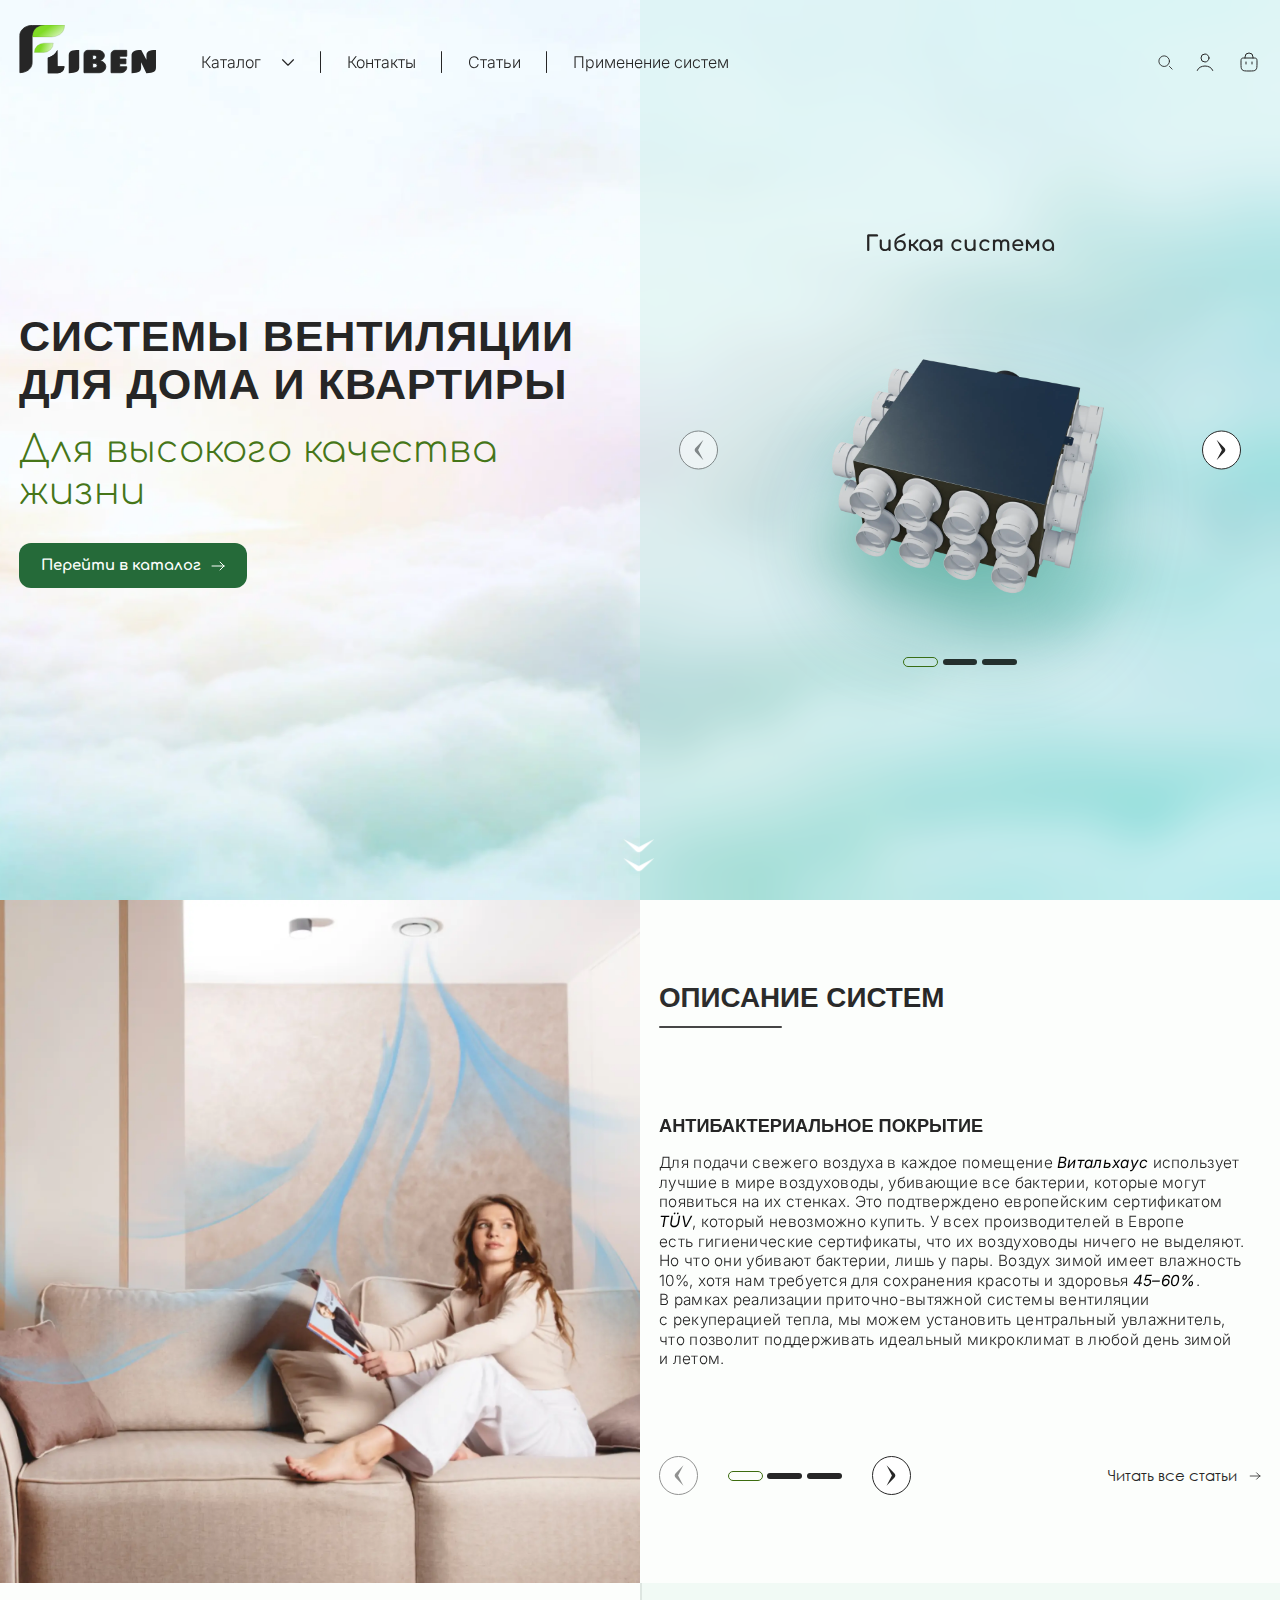
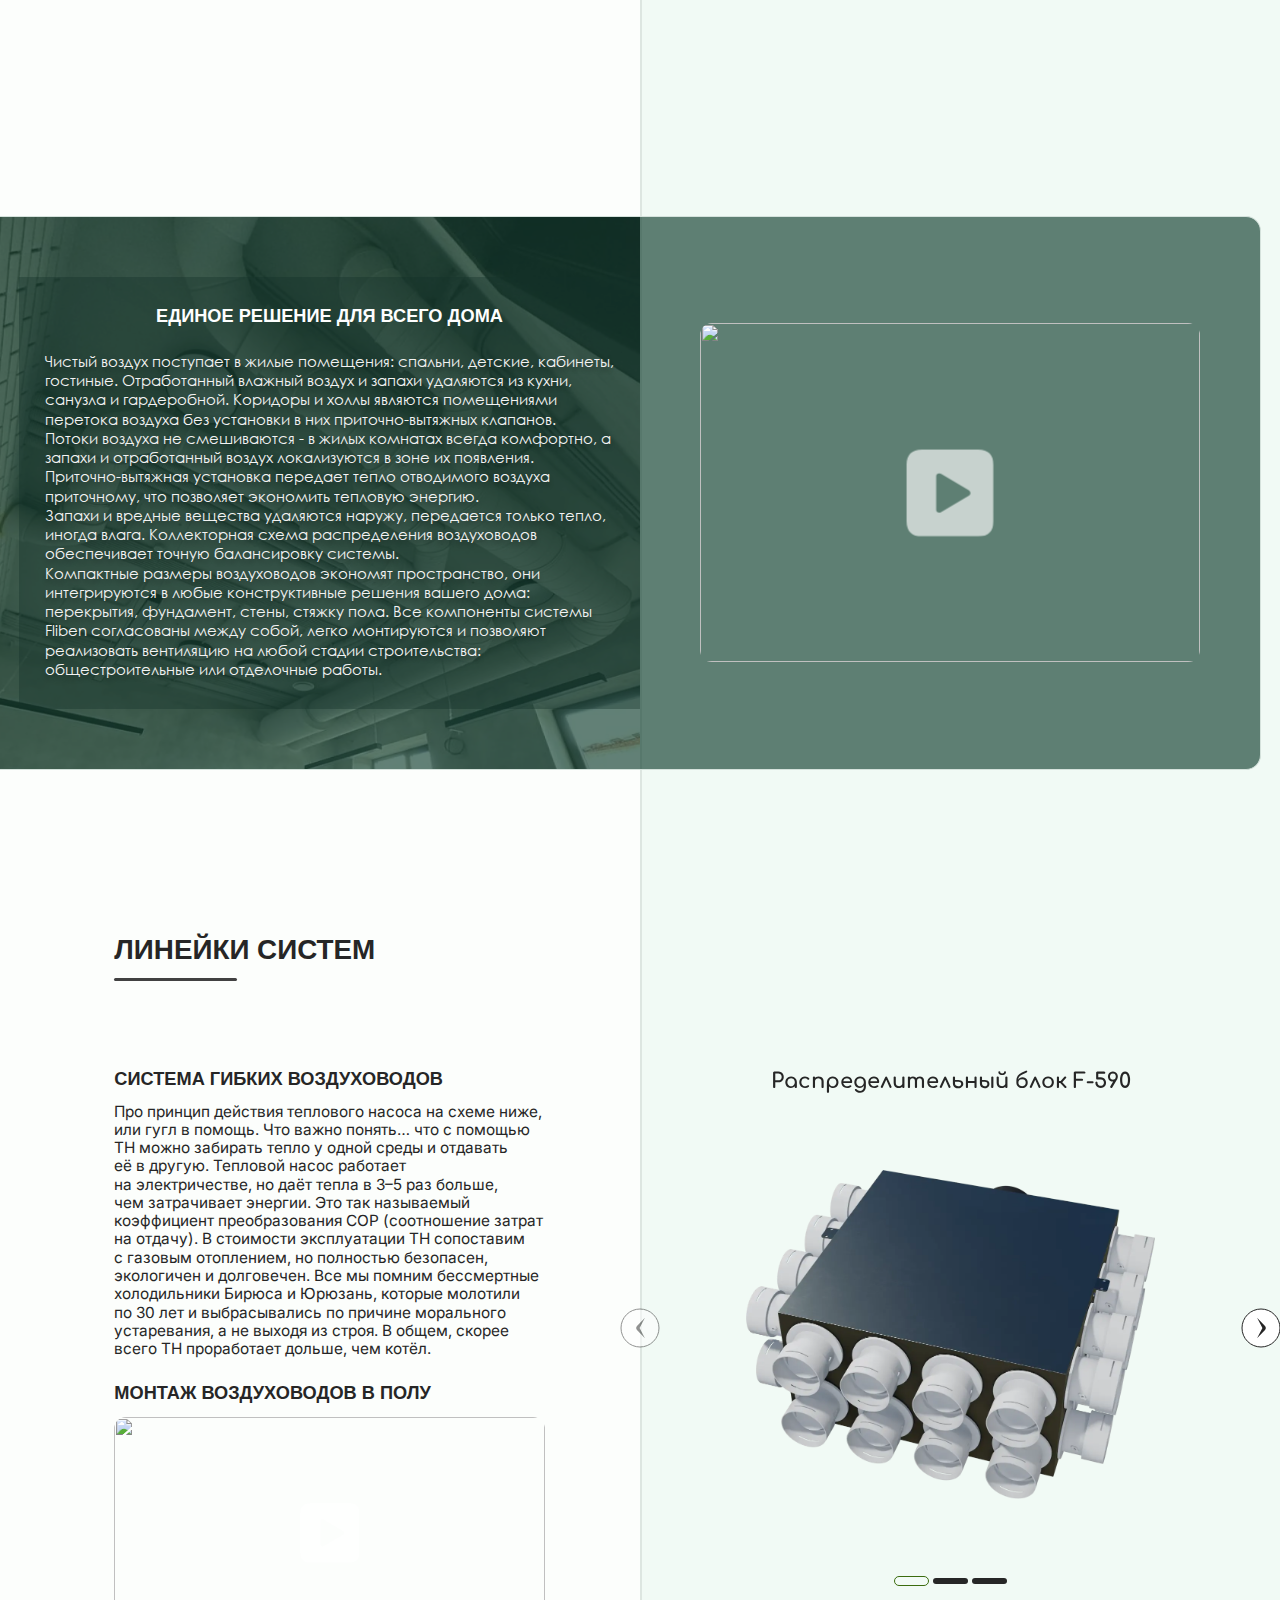
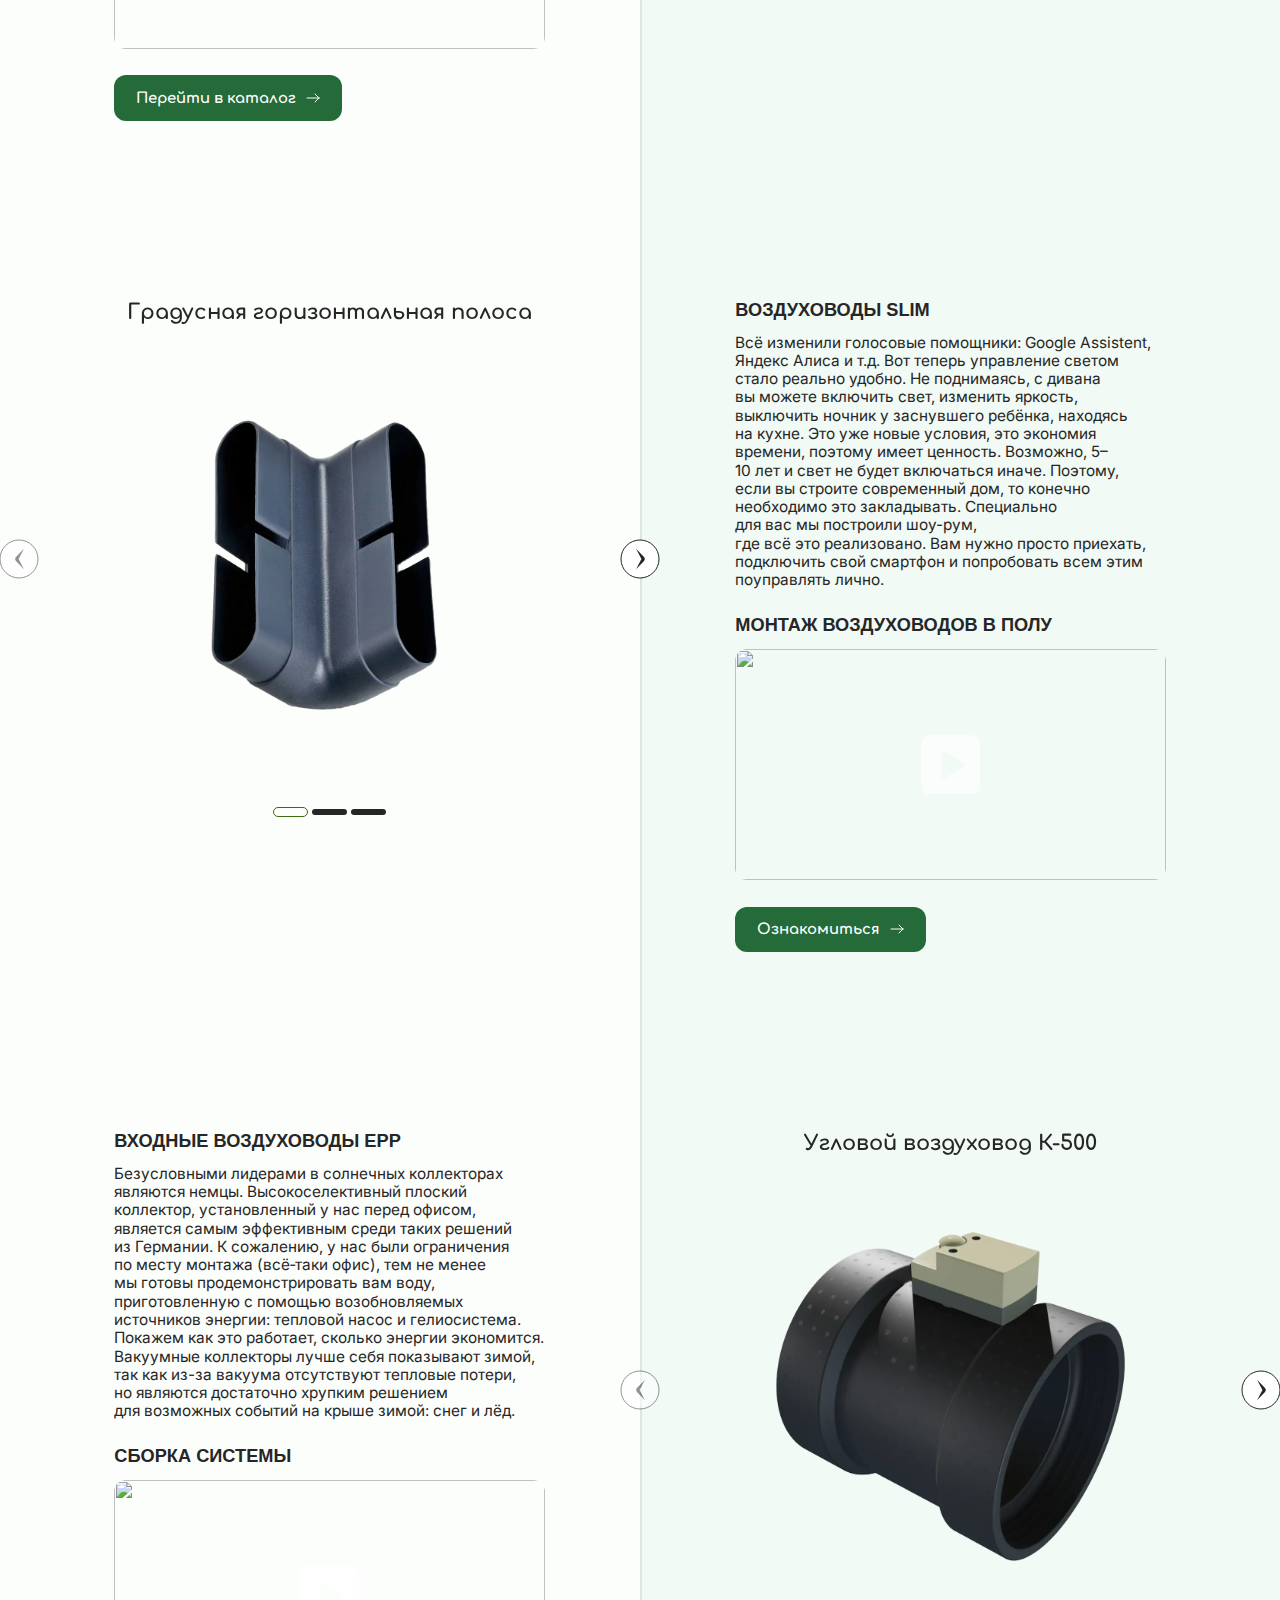
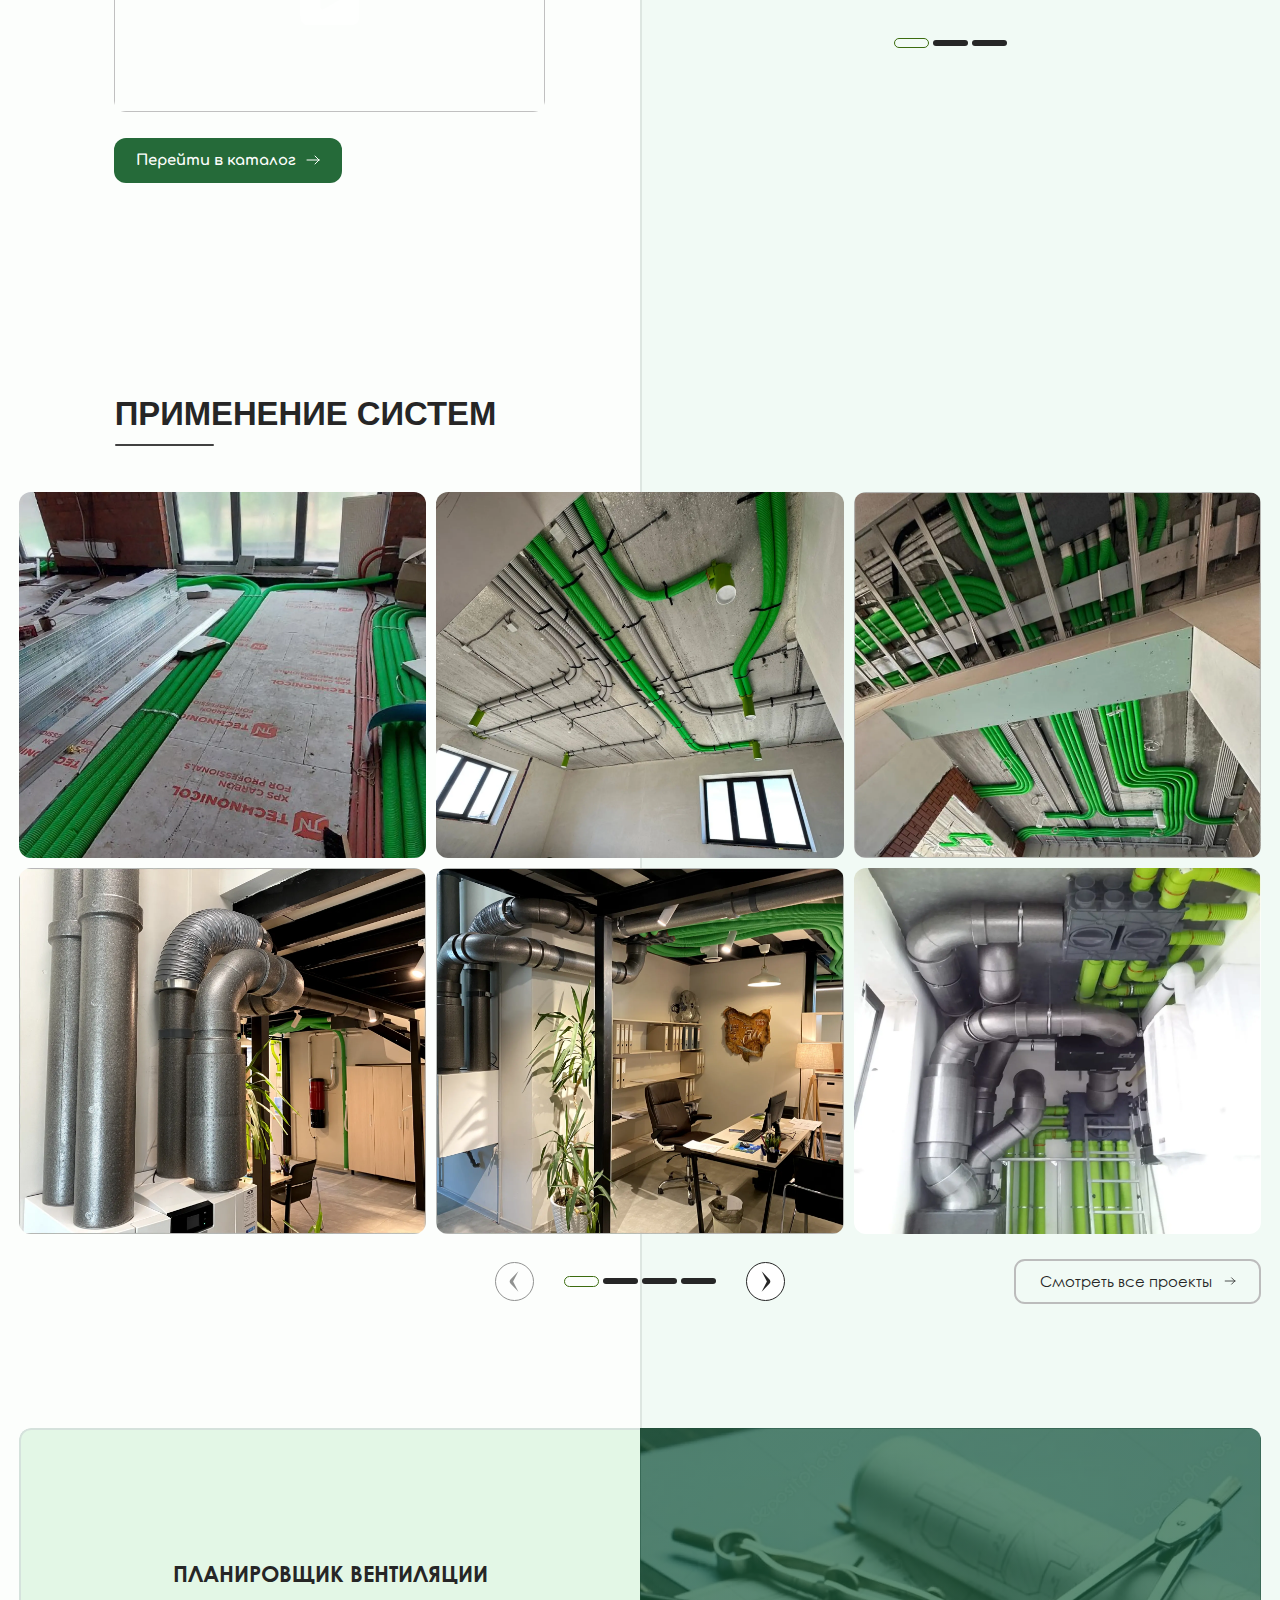
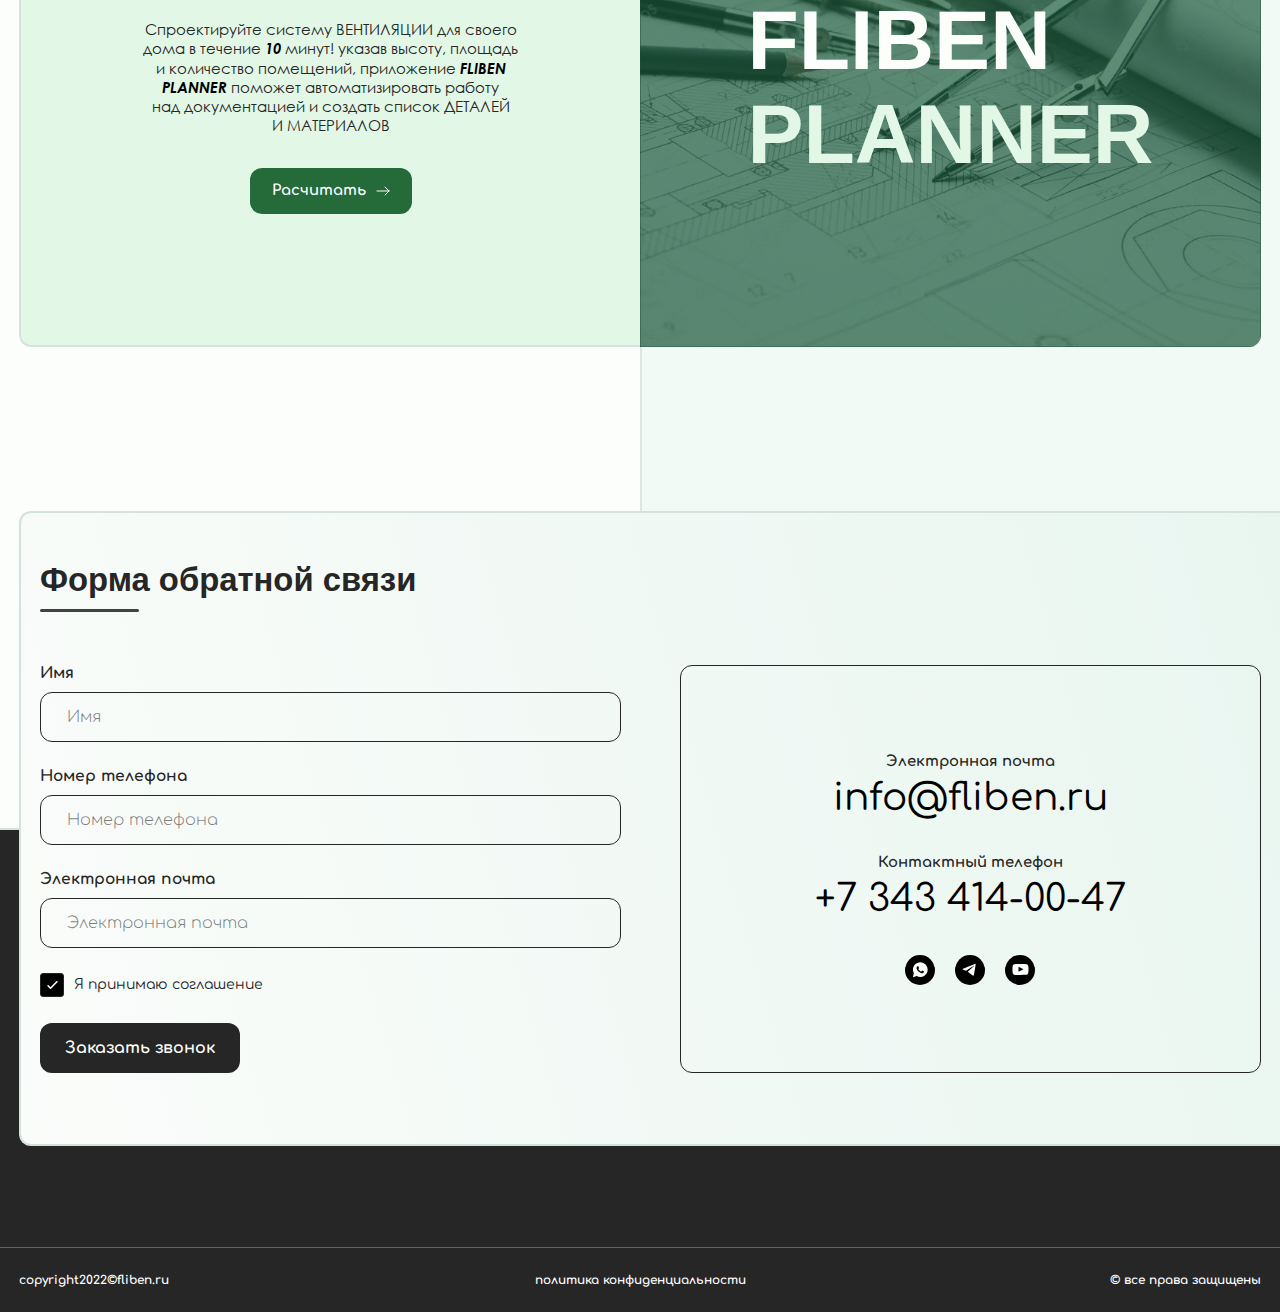
<file: index.html>
<!DOCTYPE html><html lang="ru"><head><meta charset="UTF-8"><meta http-equiv="X-UA-Compatible" content="IE=edge"><meta name="viewport" content="width=device-width,initial-scale=1"><meta name="format-detection" content="telephone=no"><meta name="description" content="Описание"><title>Главная - Fliben</title><link rel="preconnect" href="https://fonts.googleapis.com"><link rel="preconnect" href="https://fonts.gstatic.com" crossorigin><link href="https://fonts.googleapis.com/css2?family=Comfortaa:wght@300;400;700&family=Inter:wght@300;400;700&display=swap&_v=20231204195832" rel="stylesheet"><link rel="stylesheet" href="css/style.min.css?_v=20231204195832"><link rel="shortcut icon" href="data:image/svg+xml,%3Csvg xmlns='http://www.w3.org/2000/svg' fill='none' viewBox='0 0 53 57'%3E%3Cpath fill='url(%23a)' stroke='%23467619' stroke-width='.2' d='M17.57 31.9H28.4a10.9 10.9 0 0 0 10.9-10.8H28.47a10.9 10.9 0 0 0-10.9 10.8Z'/%3E%3Cpath fill='%23262626' stroke='%23262626' d='m1 12 .02 43.5c11.1-.66 13.94-7.28 13.94-11.5V14C15.53 3.32 26.26.58 30.56.5h-15.4C4.51.73.87 8.25 1 12Z'/%3E%3Cpath fill='url(%23b)' stroke='%23467619' stroke-width='.2' d='M37.35 13.9h-21.8c.03-5.34 2.07-8.75 4.88-10.85C23.26.95 26.87.16 30 .1h22.23c-.03 5.58-2.5 9.02-5.58 11.07a17.53 17.53 0 0 1-9.3 2.73Z'/%3E%3Cdefs%3E%3ClinearGradient id='a' x1='37.22' x2='19.7' y1='46.87' y2='40.45' gradientUnits='userSpaceOnUse'%3E%3Cstop stop-color='%23fff'/%3E%3Cstop offset='1' stop-color='%2380DC25'/%3E%3C/linearGradient%3E%3ClinearGradient id='b' x1='130.7' x2='116.81' y1='-40.57' y2='-59.2' gradientUnits='userSpaceOnUse'%3E%3Cstop stop-color='%23fff'/%3E%3Cstop offset='1' stop-color='%2380DC25'/%3E%3C/linearGradient%3E%3C/defs%3E%3C/svg%3E"></head><body><svg xmlns="http://www.w3.org/2000/svg" style="display: none;"><symbol id="arrow-slider" viewBox="0 0 11 24" stroke="none"><path d="M4.5 12 10.37.62l-8.73 9.2A3.2 3.2 0 0 0 .74 12c0 .8.32 1.56.9 2.17l8.72 9.2L4.5 12Z"/></symbol><symbol id="arrow-small" viewBox="0 0 14 10" fill="none"><path stroke-linecap="round" d="m9 1 4 4m0 0L9 9m4-4H1"/></symbol><symbol id="cart" viewBox="0 0 24 24" fill="none"><path stroke-linecap="round" d="M8 8V7a4 4 0 0 1 4-4v0a4 4 0 0 1 4 4v1m-1 6v-2m-6 2v-2"/><path d="M4 12c0-1.9 0-2.8.6-3.4C5.2 8 6 8 8 8h8c1.9 0 2.8 0 3.4.6.6.6.6 1.5.6 3.4v1c0 3.8 0 5.7-1.2 6.8-1.1 1.2-3 1.2-6.8 1.2s-5.7 0-6.8-1.2C4 18.7 4 16.8 4 13v-1Z"/></symbol><symbol id="check" viewBox="0 0 13 10" fill="none"><path stroke-linecap="round" stroke-linejoin="round" stroke-width="2" d="m1 6 3 3 8-8"/></symbol><symbol id="down" viewBox="0 0 16 9" fill="none"><path stroke-linecap="round" stroke-linejoin="round" stroke-width="1.5" d="m8 8 7-7M1 1l7 7"/></symbol><symbol id="filter" viewBox="0 0 24 24" fill="none"><path stroke-linecap="round" d="M12 7h8M4 7h4m9 10h3M4 17h8"/><circle cx="10" cy="7" r="2" stroke-linecap="round" transform="rotate(90 10 7)"/><circle cx="15" cy="17" r="2" stroke-linecap="round" transform="rotate(90 15 17)"/><rect width="23" height="23" x=".5" y=".5" rx="3.5"/></symbol><symbol id="phone" viewBox="0 0 23 23" fill="none"><path d="m19.22 14.88 2.92 2.93a1.2 1.2 0 0 1 0 1.72 7.3 7.3 0 0 1-9.53.67l-1.48-1.1a36.12 36.12 0 0 1-7.23-7.23L2.8 10.4A7.3 7.3 0 0 1 3.47.86a1.22 1.22 0 0 1 1.72 0l2.93 2.92a2.2 2.2 0 0 1 0 3.1l-.76.76a.71.71 0 0 0-.13.82 16.35 16.35 0 0 0 7.31 7.31c.28.14.6.08.82-.13l.76-.76a2.2 2.2 0 0 1 3.1 0Z"/></symbol><symbol id="search" viewBox="0 0 17 16" fill="none"><path stroke-linecap="round" d="m16 15.5-3-3m0-6a6 6 0 1 1-12 0 6 6 0 0 1 12 0Z"/></symbol><symbol id="telegram" viewBox="0 0 15 13" stroke="none"><path d="m15 .45-2.25 11.77s-.32.82-1.19.42l-5.2-4.13h-.02l6.39-5.96c.37-.36.14-.57-.3-.3L4.4 7.54 1.3 6.46s-.5-.18-.55-.57c-.04-.4.55-.6.55-.6L13.96.13S15-.33 15 .45Z"/></symbol><symbol id="user" viewBox="0 0 24 24" fill="none"><path stroke-linecap="round" d="M19.73 20.45a6.23 6.23 0 0 0-2.86-3.21A9.85 9.85 0 0 0 12 16c-1.76 0-3.47.44-4.87 1.24s-2.4 1.93-2.86 3.2"/><circle cx="12" cy="8" r="4" stroke-linecap="round"/></symbol><symbol id="whatsapp" viewBox="0 0 17 17" stroke="none"><path d="M13.95 3.05a7.83 7.83 0 0 0-12.35 9.4L.5 16.5l4.17-1.1a7.83 7.83 0 0 0 11.58-6.9c-.05-2-.82-3.98-2.3-5.45Zm-1.76 8.3c-.17.45-.93.88-1.32.94-.33.05-.77.05-1.2-.06-.28-.1-.66-.21-1.1-.43-1.98-.82-3.24-2.8-3.35-2.96a3.52 3.52 0 0 1-.82-2.02c0-.98.49-1.42.65-1.64.17-.22.39-.22.55-.22H6c.1 0 .27-.05.44.33.16.38.55 1.37.6 1.42.06.11.06.22 0 .33-.05.1-.1.22-.22.33-.1.1-.22.27-.27.33-.11.1-.22.21-.11.38.1.22.5.82 1.1 1.37.76.65 1.37.87 1.59.98.22.1.33.05.43-.05.11-.11.5-.55.6-.77.12-.22.28-.16.45-.11a13.4 13.4 0 0 1 1.7.87c.05.17.05.55-.11.99Z"/></symbol><symbol id="youtube" viewBox="0 0 70 48" stroke="none"><path fill-rule="evenodd" d="M7.2 46.58a8.16 8.16 0 0 1-5.36-5.14C-.5 35.16-1.2 8.92 3.3 3.74A8.7 8.7 0 0 1 9.19.85c12.07-1.27 49.35-1.1 53.63.43a8.42 8.42 0 0 1 5.28 4.96c2.55 6.5 2.63 30.1-.35 36.35a8.1 8.1 0 0 1-3.76 3.74c-4.5 2.2-50.82 2.16-56.8.25Zm19.16-12.31 21.62-11.04L26.36 12.1v22.17Z" clip-rule="evenodd"/></symbol><symbol id="youtube-square" viewBox="0 0 128 128" stroke="none"><path d="M22.49 128h83.02c14.81 0 22.49-7.68 22.49-22.28V22.28C128 7.61 120.32 0 105.51 0H22.5C7.68 0 0 7.61 0 22.28v83.44C0 120.39 7.68 128 22.49 128Zm28.38-36.06c-3.36 2.05-7.27.34-7.27-3.16v-49.7c0-3.43 4.12-5 7.27-3.16l41 24.14c2.95 1.78 3.02 6.1 0 7.81l-41 24.07Z"/></symbol></svg><div class="wrapper-page" data-wrapper><header class="header header--main" data-header="header" data-burger="wrapper"><div class="header__wrapper" data-header="wrapper" data-fixed><div class="header__container container"><div class="header__inner"><div class="header__phone"><a class="header-phone" href="tel:+73434140047" aria-label="#"><svg width="24" height="24" aria-hidden="true"><use xlink:href="#phone"></use></svg></a></div><div class="header-logo"><a class="header-logo__item ibg"><img class="header-logo__image" src="img/logo.svg" alt="Лого"></a></div><div class="header-nav" data-burger="menu"><div class="header-nav__actions header-actions"><button class="header-actions__search" aria-label="#"><svg width="15" height="15" aria-hidden="true"><use xlink:href="#search"></use></svg></button><form class="header-actions__form header-search" id="header-search" action="#"><input id="header-search-input" name="header-search-input" type="search" inputmode="search" placeholder="Поиск" aria-label="#"> <button class="header-search__button" type="submit" aria-label="#"><svg width="15" height="15" aria-hidden="true"><use xlink:href="#search"></use></svg></button> <button class="header-search__close" type="button" aria-label="#"></button></form><ul class="header-links"><li class="header-links__item"><a class="header-links__link" href="#" aria-label="#"><svg width="24" height="24" aria-hidden="true"><use xlink:href="#user"></use></svg></a></li><li class="header-links__item"><a class="header-links__link" href="#" aria-label="#"><svg width="24" height="24" aria-hidden="true"><use xlink:href="#cart"></use></svg></a></li></ul></div><nav class="header-nav__inner" aria-label="Главная навигация"><ul class="header-nav__list" data-spoilers data-breakpoint="992"><li class="header-nav__item header-sublist"><div class="header-sublist__header"><a class="header-link" href="#">Каталог</a><div class="header-sublist__arrow"><button class="header-sublist__button" data-spoiler="button"><span class="visually-hidden">Каталог</span> <svg width="14" height="7" aria-hidden="true"><use xlink:href="#down"></use></svg></button></div></div><div class="header-sublist__region" data-spoiler="region"><ul class="header-sublist__list"><li class="header-sublist__item"><a class="header-link" href="#">Гибкие воздуховоды</a></li><li class="header-sublist__item"><a class="header-link" href="#">Воздуховоды Slim</a></li><li class="header-sublist__item"><a class="header-link" href="#">Воздуховоды Thermo Duct</a></li></ul></div></li><li class="header-nav__item"><a class="header-link" href="#">Контакты</a></li><li class="header-nav__item"><a class="header-link" href="#">Статьи</a></li><li class="header-nav__item"><a class="header-link" href="#">Применение систем</a></li></ul></nav><ul class="header-nav__contacts header-contacts"><li class="header-contacts__item"><a class="header-contacts__link header-link" href="mailto:info@fliben.ru">info@fliben.ru</a></li><li class="header-contacts__item"><a class="header-contacts__link header-link" href="tel:+73434140047">+7 343 414-00-47</a></li><li class="header-contacts__item"><a class="header-contacts__link header-link" href="tel:+88005501652">+8 800 550-16-52</a></li></ul><ul class="header-nav__socials socials"><li class="socials__item"><a class="socials__link" href="#" style="--x: 0.375px; --y: -0.375px;" aria-label="#"><svg width="16" height="16" aria-hidden="true"><use xlink:href="#whatsapp"></use></svg></a></li><li class="socials__item"><a class="socials__link" href="#" style="--x: -1.125px; --y: 0.375px;" aria-label="#"><svg width="14" height="13" aria-hidden="true"><use xlink:href="#telegram"></use></svg></a></li><li class="socials__item"><a class="socials__link" href="#" aria-label="#"><svg width="17" height="11" aria-hidden="true"><use xlink:href="#youtube"></use></svg></a></li></ul></div><div class="header__burger"><button class="burger-button" data-burger="button"><span class="burger-button__line burger-button__line--top"></span> <span class="burger-button__line burger-button__line--center"></span> <span class="burger-button__line burger-button__line--bottom"></span></button></div></div></div></div></header><main class="main"><section class="hero"><div class="hero__inner"><div class="hero-main"><h1 class="hero-main__title">системы вентиляции для дома и квартиры</h1><div class="hero-main__caption">Для высокого качества жизни</div><a class="hero-main__button button" href="#"><span class="button__text">Перейти в каталог</span> <span class="button__arrow"><svg width="14" height="10" aria-hidden="true"><use xlink:href="#arrow-small"></use></svg></span></a></div><div class="hero__slider"><div class="hero-slider swiper"><div class="hero-slider__wrapper swiper-wrapper"><div class="hero-slider__slide swiper-slide"><article class="hero-slider__card hero-card"><h2 class="hero-card__title"><a href="#">Гибкая система</a></h2><a class="hero-card__image ibg" href="#"><picture><source srcset="img/images/pages/index/hero/slider/1.webp" type="image/webp"><img src="img/images/pages/index/hero/slider/1.png" alt="#"></picture></a></article></div><div class="hero-slider__slide swiper-slide"><article class="hero-slider__card hero-card"><h2 class="hero-card__title"><a href="#">Гибкая система</a></h2><a class="hero-card__image ibg" href="#"><picture><source srcset="img/images/pages/index/hero/slider/1.webp" type="image/webp"><img src="img/images/pages/index/hero/slider/1.png" alt="#"></picture></a></article></div><div class="hero-slider__slide swiper-slide"><article class="hero-slider__card hero-card"><h2 class="hero-card__title"><a href="#">Гибкая система</a></h2><a class="hero-card__image ibg" href="#"><picture><source srcset="img/images/pages/index/hero/slider/1.webp" type="image/webp"><img src="img/images/pages/index/hero/slider/1.png" alt="#"></picture></a></article></div></div><div class="hero-slider__buttons slider-buttons"><button class="slider-buttons__arrow slider-arrow slider-arrow--prev"><svg width="10" height="23" aria-hidden="true"><use xlink:href="#arrow-slider"></use></svg></button><div class="slider-buttons__pagination slider-pagination"></div><button class="slider-buttons__arrow slider-arrow slider-arrow--next"><svg width="10" height="23" aria-hidden="true"><use xlink:href="#arrow-slider"></use></svg></button></div></div></div></div><div class="hero__background ibg"><picture><source srcset="img/images/pages/index/hero/1.webp" type="image/webp"><img src="img/images/pages/index/hero/1.jpg" alt=""></picture></div><div class="hero__arrows"><svg width="15" height="40" aria-hidden="true"><use xlink:href="#arrow-slider"></use></svg> <svg width="15" height="40" aria-hidden="true"><use xlink:href="#arrow-slider"></use></svg></div></section><section class="description"><div class="description__inner"><div class="description__images description-images swiper"><div class="description-images__wrapper swiper-wrapper"><div class="description-images__slide swiper-slide"><div class="description-images__image ibg"><picture><source srcset="img/images/pages/index/description/1.webp" type="image/webp"><img src="img/images/pages/index/description/1.jpg" alt=""></picture></div></div><div class="description-images__slide swiper-slide"><div class="description-images__image ibg"><picture><source srcset="img/images/pages/index/description/1.webp" type="image/webp"><img src="img/images/pages/index/description/1.jpg" alt=""></picture></div></div><div class="description-images__slide swiper-slide"><div class="description-images__image ibg"><picture><source srcset="img/images/pages/index/description/1.webp" type="image/webp"><img src="img/images/pages/index/description/1.jpg" alt=""></picture></div></div></div></div><div class="description__content"><h2 class="description__title">описание систем</h2><div class="description__slider description-slider swiper"><div class="description-slider__wrapper swiper-wrapper"><div class="description-slider__slide swiper-slide"><article class="description-card"><div class="description-card__image ibg"><picture><source srcset="img/images/pages/index/description/1.webp" type="image/webp"><img src="img/images/pages/index/description/1.jpg" alt=""></picture></div><div class="description-card__inner"><h3 class="description-card__title">АНТИБАКТЕРИАЛЬНОЕ ПОКРЫТИЕ</h3><div class="description-card__text text"><p>Для подачи свежего воздуха в каждое помещение <b>Витальхаус</b> использует лучшие в мире воздуховоды, убивающие все бактерии, которые могут появиться на их стенках. Это подтверждено европейским сертификатом <b><abbr title="Technischer Überwachungsverein" lang="de">TÜV</abbr></b>, который невозможно купить. У всех производителей в Европе есть гигиенические сертификаты, что их воздуховоды ничего не выделяют. Но что они убивают бактерии, лишь у пары. Воздух зимой имеет влажность 10%, хотя нам требуется для сохранения красоты и здоровья <b>45–60%</b>. В рамках реализации приточно-вытяжной системы вентиляции с рекуперацией тепла, мы можем установить центральный увлажнитель, что позволит поддерживать идеальный микроклимат в любой день зимой и летом.</p><button class="text__button">Читать всё...</button></div></div></article></div><div class="description-slider__slide swiper-slide"><article class="description-card"><div class="description-card__image ibg"><picture><source srcset="img/images/pages/index/description/1.webp" type="image/webp"><img src="img/images/pages/index/description/1.jpg" alt=""></picture></div><div class="description-card__inner"><h3 class="description-card__title">АНТИБАКТЕРИАЛЬНОЕ ПОКРЫТИЕ</h3><div class="description-card__text text"><p>Для подачи свежего воздуха в каждое помещение <b>Витальхаус</b> использует лучшие в мире воздуховоды, убивающие все бактерии, которые могут появиться на их стенках. Это подтверждено европейским сертификатом <b><abbr title="Technischer Überwachungsverein" lang="de">TÜV</abbr></b>, который невозможно купить. У всех производителей в Европе есть гигиенические сертификаты, что их воздуховоды ничего не выделяют. Но что они убивают бактерии, лишь у пары. Воздух зимой имеет влажность 10%, хотя нам требуется для сохранения красоты и здоровья <b>45–60%</b>. В рамках реализации приточно-вытяжной системы вентиляции с рекуперацией тепла, мы можем установить центральный увлажнитель, что позволит поддерживать идеальный микроклимат в любой день зимой и летом.</p><button class="text__button">Читать всё...</button></div></div></article></div><div class="description-slider__slide swiper-slide"><article class="description-card"><div class="description-card__image ibg"><picture><source srcset="img/images/pages/index/description/1.webp" type="image/webp"><img src="img/images/pages/index/description/1.jpg" alt=""></picture></div><div class="description-card__inner"><h3 class="description-card__title">АНТИБАКТЕРИАЛЬНОЕ ПОКРЫТИЕ</h3><div class="description-card__text text"><p>Для подачи свежего воздуха в каждое помещение <b>Витальхаус</b> использует лучшие в мире воздуховоды, убивающие все бактерии, которые могут появиться на их стенках. Это подтверждено европейским сертификатом <b><abbr title="Technischer Überwachungsverein" lang="de">TÜV</abbr></b>, который невозможно купить. У всех производителей в Европе есть гигиенические сертификаты, что их воздуховоды ничего не выделяют. Но что они убивают бактерии, лишь у пары. Воздух зимой имеет влажность 10%, хотя нам требуется для сохранения красоты и здоровья <b>45–60%</b>. В рамках реализации приточно-вытяжной системы вентиляции с рекуперацией тепла, мы можем установить центральный увлажнитель, что позволит поддерживать идеальный микроклимат в любой день зимой и летом.</p><button class="text__button">Читать всё...</button></div></div></article></div></div><div class="description-slider__buttons section-buttons section-buttons--start"><div class="section-buttons__slider slider-buttons"><button class="slider-buttons__arrow slider-arrow slider-arrow--prev"><svg width="10" height="23" aria-hidden="true"><use xlink:href="#arrow-slider"></use></svg></button><div class="slider-buttons__pagination slider-pagination"></div><button class="slider-buttons__arrow slider-arrow slider-arrow--next"><svg width="10" height="23" aria-hidden="true"><use xlink:href="#arrow-slider"></use></svg></button></div><a class="section-buttons__button all-link" href="#"><span class="all-link__text">Читать все статьи</span> <span class="all-link__icon"><svg width="12" height="8" aria-hidden="true"><use xlink:href="#arrow-small"></use></svg></span></a></div></div></div></div></section><section class="solution background"><div class="solution__header"><h2 class="solution-title vh-min-993">ЕДИНОЕ РЕШЕНИЕ ДЛЯ ВСЕГО ДОМА</h2></div><div class="solution__inner"><div class="solution-content"><div class="solution-content__inner"><div class="solution-content__title">ЕДИНОЕ РЕШЕНИЕ ДЛЯ ВСЕГО ДОМА</div><div class="solution-content__text"><p>Чистый воздух поступает в жилые помещения: спальни, детские, кабинеты, гостиные. Отработанный влажный воздух и запахи удаляются из кухни, санузла и гардеробной. Коридоры и холлы являются помещениями перетока воздуха без установки в них приточно-вытяжных клапанов.</p><p>Потоки воздуха не смешиваются - в жилых комнатах всегда комфортно, а запахи и отработанный воздух локализуются в зоне их появления.</p><p>Приточно-вытяжная установка передает тепло отводимого воздуха приточному, что позволяет экономить тепловую энергию.</p><p>Запахи и вредные вещества удаляются наружу, передается только тепло, иногда влага. Коллекторная схема распределения воздуховодов обеспечивает точную балансировку системы.</p><p>Компактные размеры воздуховодов экономят пространство, они интегрируются в любые конструктивные решения вашего дома: перекрытия, фундамент, стены, стяжку пола. Все компоненты системы Fliben согласованы между собой, легко монтируются и позволяют реализовать вентиляцию на любой стадии строительства: общестроительные или отделочные работы.</p></div></div><div class="solution-content__image ibg"><picture><source srcset="img/images/pages/index/solution/1.webp" type="image/webp"><img src="img/images/pages/index/solution/1.jpg" alt=""></picture></div></div><div class="solution-video"><div class="solution-video__inner"><div class="video-card video-card--single ibg" data-media="-MiYvX23cL4"><button class="video-card__button" aria-label="#"><svg width="100" height="100" aria-hidden="true"><use xlink:href="#youtube-square"></use></svg></button></div></div></div></div></section><section class="systems background"><div class="systems__container container"><h2 class="systems__title">ЛИНЕЙКИ систем</h2><ul class="systems__inner"><li class="systems__item"><article class="system-item"><div class="system-item__content"><h3 class="system-item__title">система гибких воздуховодов</h3><div class="system-item__text text"><p>Про принцип действия теплового насоса на схеме ниже, или гугл в помощь. Что важно понять… что с помощью ТН можно забирать тепло у одной среды и отдавать её в другую. Тепловой насос работает на электричестве, но даёт тепла в 3–5&nbsp;раз больше, чем затрачивает энергии. Это так называемый коэффициент преобразования COP (соотношение затрат на отдачу). В стоимости эксплуатации ТН сопоставим с газовым отоплением, но полностью безопасен, экологичен и долговечен. Все мы помним бессмертные холодильники Бирюса и Юрюзань, которые молотили по 30&nbsp;лет и выбрасывались по причине морального устаревания, а не выходя из строя. В общем, скорее всего ТН проработает дольше, чем котёл.</p><button class="text__button">Читать всё...</button></div><div class="system-item__video system-video"><h4 class="system-video__title">монтаж воздуховодов в полу</h4><div class="video-card video-card--small ibg" data-media="-MiYvX23cL4"><button class="video-card__button" aria-label="#"><svg width="68" height="68" aria-hidden="true"><use xlink:href="#youtube-square"></use></svg></button></div></div><a class="system-item__button button" href="#"><span class="button__text">Перейти в каталог</span> <span class="button__arrow"><svg width="14" height="10" aria-hidden="true"><use xlink:href="#arrow-small"></use></svg></span></a></div><div class="system-item__slider system-slider"><div class="system-slider__item swiper"><div class="system-slider__wrapper swiper-wrapper"><div class="system-slider__slide swiper-slide"><article class="system-slide"><h4 class="system-slide__title"><a href="#">Распределительный блок F-590</a></h4><a class="system-slide__image ibg" href="#"><picture><source srcset="img/images/pages/index/systems/1.webp" type="image/webp"><img src="img/images/pages/index/systems/1.png" alt="#"></picture></a></article></div><div class="system-slider__slide swiper-slide"><article class="system-slide"><h4 class="system-slide__title"><a href="#">Распределительный блок F-590</a></h4><a class="system-slide__image ibg" href="#"><picture><source srcset="img/images/pages/index/systems/1.webp" type="image/webp"><img src="img/images/pages/index/systems/1.png" alt="#"></picture></a></article></div><div class="system-slider__slide swiper-slide"><article class="system-slide"><h4 class="system-slide__title"><a href="#">Распределительный блок F-590</a></h4><a class="system-slide__image ibg" href="#"><picture><source srcset="img/images/pages/index/systems/1.webp" type="image/webp"><img src="img/images/pages/index/systems/1.png" alt="#"></picture></a></article></div></div></div><div class="system-slider__buttons slider-buttons"><button class="slider-buttons__arrow slider-arrow slider-arrow--prev"><svg width="10" height="23" aria-hidden="true"><use xlink:href="#arrow-slider"></use></svg></button><div class="slider-buttons__pagination slider-pagination"></div><button class="slider-buttons__arrow slider-arrow slider-arrow--next"><svg width="10" height="23" aria-hidden="true"><use xlink:href="#arrow-slider"></use></svg></button></div><a class="system-slider__button button" href="#"><span class="button__text">Узнать больше</span> <span class="button__arrow"><svg width="14" height="10" aria-hidden="true"><use xlink:href="#arrow-small"></use></svg></span></a></div></article></li><li class="systems__item"><article class="system-item system-item--rewerse"><div class="system-item__content"><h3 class="system-item__title">Воздуховоды Slim</h3><div class="system-item__text text"><p>Всё изменили голосовые помощники: Google Assistent, Яндекс Алиса и т.д. Вот теперь управление светом стало реально удобно. Не поднимаясь, с дивана вы можете включить свет, изменить яркость, выключить ночник у заснувшего ребёнка, находясь на кухне. Это уже новые условия, это экономия времени, поэтому имеет ценность. Возможно, 5–10&nbsp;лет и свет не будет включаться иначе. Поэтому, если вы строите современный дом, то конечно необходимо это закладывать. Специально для вас мы построили шоу-рум, где всё это реализовано. Вам нужно просто приехать, подключить свой смартфон и попробовать всем этим поуправлять лично.</p><button class="text__button">Читать всё...</button></div><div class="system-item__video system-video"><h4 class="system-video__title">монтаж воздуховодов в полу</h4><div class="video-card video-card--small ibg" data-media="-MiYvX23cL4"><button class="video-card__button" aria-label="#"><svg width="68" height="68" aria-hidden="true"><use xlink:href="#youtube-square"></use></svg></button></div></div><a class="system-item__button button" href="#"><span class="button__text">Ознакомиться</span> <span class="button__arrow"><svg width="14" height="10" aria-hidden="true"><use xlink:href="#arrow-small"></use></svg></span></a></div><div class="system-item__slider system-slider"><div class="system-slider__item swiper"><div class="system-slider__wrapper swiper-wrapper"><div class="system-slider__slide swiper-slide"><article class="system-slide"><h4 class="system-slide__title"><a href="#">Градусная горизонтальная полоса</a></h4><a class="system-slide__image ibg" href="#"><picture><source srcset="img/images/pages/index/systems/2.webp" type="image/webp"><img src="img/images/pages/index/systems/2.png" alt="#"></picture></a></article></div><div class="system-slider__slide swiper-slide"><article class="system-slide"><h4 class="system-slide__title"><a href="#">Градусная горизонтальная полоса</a></h4><a class="system-slide__image ibg" href="#"><picture><source srcset="img/images/pages/index/systems/2.webp" type="image/webp"><img src="img/images/pages/index/systems/2.png" alt="#"></picture></a></article></div><div class="system-slider__slide swiper-slide"><article class="system-slide"><h4 class="system-slide__title"><a href="#">Градусная горизонтальная полоса</a></h4><a class="system-slide__image ibg" href="#"><picture><source srcset="img/images/pages/index/systems/2.webp" type="image/webp"><img src="img/images/pages/index/systems/2.png" alt="#"></picture></a></article></div></div></div><div class="system-slider__buttons slider-buttons"><button class="slider-buttons__arrow slider-arrow slider-arrow--prev"><svg width="10" height="23" aria-hidden="true"><use xlink:href="#arrow-slider"></use></svg></button><div class="slider-buttons__pagination slider-pagination"></div><button class="slider-buttons__arrow slider-arrow slider-arrow--next"><svg width="10" height="23" aria-hidden="true"><use xlink:href="#arrow-slider"></use></svg></button></div><a class="system-slider__button button" href="#"><span class="button__text">Узнать больше</span> <span class="button__arrow"><svg width="14" height="10" aria-hidden="true"><use xlink:href="#arrow-small"></use></svg></span></a></div></article></li><li class="systems__item"><article class="system-item"><div class="system-item__content"><h3 class="system-item__title">входные воздуховоды ЕРР</h3><div class="system-item__text text"><p>Безусловными лидерами в солнечных коллекторах являются немцы. Высокоселективный плоский коллектор, установленный у нас перед офисом, является самым эффективным среди таких решений из Германии. К сожалению, у нас были ограничения по месту монтажа (всё‑таки офис), тем не менее мы готовы продемонстрировать вам воду, приготовленную с помощью возобновляемых источников энергии: тепловой насос и гелиосистема. Покажем как это работает, сколько энергии экономится. Вакуумные коллекторы лучше себя показывают зимой, так как из-за вакуума отсутствуют тепловые потери, но являются достаточно хрупким решением для возможных событий на крыше зимой: снег и лёд.</p><button class="text__button">Читать всё...</button></div><div class="system-item__video system-video"><h4 class="system-video__title">Сборка системы</h4><div class="video-card video-card--small ibg" data-media="-MiYvX23cL4"><button class="video-card__button" aria-label="#"><svg width="68" height="68" aria-hidden="true"><use xlink:href="#youtube-square"></use></svg></button></div></div><a class="system-item__button button" href="#"><span class="button__text">Перейти в каталог</span> <span class="button__arrow"><svg width="14" height="10" aria-hidden="true"><use xlink:href="#arrow-small"></use></svg></span></a></div><div class="system-item__slider system-slider"><div class="system-slider__item swiper"><div class="system-slider__wrapper swiper-wrapper"><div class="system-slider__slide swiper-slide"><article class="system-slide"><h4 class="system-slide__title"><a href="#">Угловой воздуховод К-500</a></h4><a class="system-slide__image ibg" href="#"><picture><source srcset="img/images/pages/index/systems/3.webp" type="image/webp"><img src="img/images/pages/index/systems/3.png" alt="#"></picture></a></article></div><div class="system-slider__slide swiper-slide"><article class="system-slide"><h4 class="system-slide__title"><a href="#">Угловой воздуховод К-500</a></h4><a class="system-slide__image ibg" href="#"><picture><source srcset="img/images/pages/index/systems/3.webp" type="image/webp"><img src="img/images/pages/index/systems/3.png" alt="#"></picture></a></article></div><div class="system-slider__slide swiper-slide"><article class="system-slide"><h4 class="system-slide__title"><a href="#">Угловой воздуховод К-500</a></h4><a class="system-slide__image ibg" href="#"><picture><source srcset="img/images/pages/index/systems/3.webp" type="image/webp"><img src="img/images/pages/index/systems/3.png" alt="#"></picture></a></article></div></div></div><div class="system-slider__buttons slider-buttons"><button class="slider-buttons__arrow slider-arrow slider-arrow--prev"><svg width="10" height="23" aria-hidden="true"><use xlink:href="#arrow-slider"></use></svg></button><div class="slider-buttons__pagination slider-pagination"></div><button class="slider-buttons__arrow slider-arrow slider-arrow--next"><svg width="10" height="23" aria-hidden="true"><use xlink:href="#arrow-slider"></use></svg></button></div><a class="system-slider__button button" href="#"><span class="button__text">Узнать больше</span> <span class="button__arrow"><svg width="14" height="10" aria-hidden="true"><use xlink:href="#arrow-small"></use></svg></span></a></div></article></li></ul></div></section><section class="application background"><div class="application__container container"><h2 class="application__title title-h2">Применение систем</h2><div class="application__slider application-slider swiper"><div class="application-slider__wrapper swiper-wrapper"><div class="application-slider__slide swiper-slide" style="--order: 1;"><figure class="system-card ibg"><picture><source srcset="img/images/ui/system/1.webp" type="image/webp"><img src="img/images/ui/system/1.jpg" alt="#"></picture><figcaption class="system-card__caption card-caption">Монтаж воздуховодов в&nbsp;полу</figcaption></figure></div><div class="application-slider__slide swiper-slide" style="--order: 3;"><figure class="system-card ibg"><picture><source srcset="img/images/ui/system/2.webp" type="image/webp"><img src="img/images/ui/system/2.jpg" alt="#"></picture><figcaption class="system-card__caption card-caption">Монтаж воздуховодов в&nbsp;полу</figcaption></figure></div><div class="application-slider__slide swiper-slide" style="--order: 5;"><figure class="system-card ibg"><picture><source srcset="img/images/ui/system/3.webp" type="image/webp"><img src="img/images/ui/system/3.jpg" alt="#"></picture><figcaption class="system-card__caption card-caption">Монтаж воздуховодов в&nbsp;полу</figcaption></figure></div><div class="application-slider__slide swiper-slide" style="--order: 7;"><figure class="system-card ibg"><picture><source srcset="img/images/ui/system/4.webp" type="image/webp"><img src="img/images/ui/system/4.jpg" alt="#"></picture><figcaption class="system-card__caption card-caption">Монтаж воздуховодов в&nbsp;полу</figcaption></figure></div><div class="application-slider__slide swiper-slide" style="--order: 2;"><figure class="system-card ibg"><picture><source srcset="img/images/ui/system/5.webp" type="image/webp"><img src="img/images/ui/system/5.jpg" alt="#"></picture><figcaption class="system-card__caption card-caption">Монтаж воздуховодов в&nbsp;полу</figcaption></figure></div><div class="application-slider__slide swiper-slide" style="--order: 4;"><figure class="system-card ibg"><picture><source srcset="img/images/ui/system/6.webp" type="image/webp"><img src="img/images/ui/system/6.jpg" alt="#"></picture><figcaption class="system-card__caption card-caption">Монтаж воздуховодов в&nbsp;полу</figcaption></figure></div><div class="application-slider__slide swiper-slide" style="--order: 6;"><figure class="system-card ibg"><picture><source srcset="img/images/ui/system/7.webp" type="image/webp"><img src="img/images/ui/system/7.jpg" alt="#"></picture><figcaption class="system-card__caption card-caption">Монтаж воздуховодов в&nbsp;полу</figcaption></figure></div><div class="application-slider__slide swiper-slide" style="--order: 8;"><figure class="system-card ibg"><picture><source srcset="img/images/ui/system/8.webp" type="image/webp"><img src="img/images/ui/system/8.jpg" alt="#"></picture><figcaption class="system-card__caption card-caption">Монтаж воздуховодов в&nbsp;полу</figcaption></figure></div><div class="application-slider__slide swiper-slide" style="--order: 9;"><figure class="system-card ibg"><picture><source srcset="img/images/ui/system/1.webp" type="image/webp"><img src="img/images/ui/system/1.jpg" alt="#"></picture><figcaption class="system-card__caption card-caption">Монтаж воздуховодов в&nbsp;полу</figcaption></figure></div><div class="application-slider__slide swiper-slide" style="--order: 11;"><figure class="system-card ibg"><picture><source srcset="img/images/ui/system/2.webp" type="image/webp"><img src="img/images/ui/system/2.jpg" alt="#"></picture><figcaption class="system-card__caption card-caption">Монтаж воздуховодов в&nbsp;полу</figcaption></figure></div><div class="application-slider__slide swiper-slide" style="--order: 13;"><figure class="system-card ibg"><picture><source srcset="img/images/ui/system/3.webp" type="image/webp"><img src="img/images/ui/system/3.jpg" alt="#"></picture><figcaption class="system-card__caption card-caption">Монтаж воздуховодов в&nbsp;полу</figcaption></figure></div><div class="application-slider__slide swiper-slide" style="--order: 15;"><figure class="system-card ibg"><picture><source srcset="img/images/ui/system/4.webp" type="image/webp"><img src="img/images/ui/system/4.jpg" alt="#"></picture><figcaption class="system-card__caption card-caption">Монтаж воздуховодов в&nbsp;полу</figcaption></figure></div><div class="application-slider__slide swiper-slide" style="--order: 10;"><figure class="system-card ibg"><picture><source srcset="img/images/ui/system/5.webp" type="image/webp"><img src="img/images/ui/system/5.jpg" alt="#"></picture><figcaption class="system-card__caption card-caption">Монтаж воздуховодов в&nbsp;полу</figcaption></figure></div><div class="application-slider__slide swiper-slide" style="--order: 12;"><figure class="system-card ibg"><picture><source srcset="img/images/ui/system/6.webp" type="image/webp"><img src="img/images/ui/system/6.jpg" alt="#"></picture><figcaption class="system-card__caption card-caption">Монтаж воздуховодов в&nbsp;полу</figcaption></figure></div><div class="application-slider__slide swiper-slide" style="--order: 14;"><figure class="system-card ibg"><picture><source srcset="img/images/ui/system/7.webp" type="image/webp"><img src="img/images/ui/system/7.jpg" alt="#"></picture><figcaption class="system-card__caption card-caption">Монтаж воздуховодов в&nbsp;полу</figcaption></figure></div><div class="application-slider__slide swiper-slide" style="--order: 16;"><figure class="system-card ibg"><picture><source srcset="img/images/ui/system/8.webp" type="image/webp"><img src="img/images/ui/system/8.jpg" alt="#"></picture><figcaption class="system-card__caption card-caption">Монтаж воздуховодов в&nbsp;полу</figcaption></figure></div><div class="application-slider__slide swiper-slide" style="--order: 17;"><figure class="system-card ibg"><picture><source srcset="img/images/ui/system/1.webp" type="image/webp"><img src="img/images/ui/system/1.jpg" alt="#"></picture><figcaption class="system-card__caption card-caption">Монтаж воздуховодов в&nbsp;полу</figcaption></figure></div><div class="application-slider__slide swiper-slide" style="--order: 19;"><figure class="system-card ibg"><picture><source srcset="img/images/ui/system/2.webp" type="image/webp"><img src="img/images/ui/system/2.jpg" alt="#"></picture><figcaption class="system-card__caption card-caption">Монтаж воздуховодов в&nbsp;полу</figcaption></figure></div><div class="application-slider__slide swiper-slide" style="--order: 21;"><figure class="system-card ibg"><picture><source srcset="img/images/ui/system/3.webp" type="image/webp"><img src="img/images/ui/system/3.jpg" alt="#"></picture><figcaption class="system-card__caption card-caption">Монтаж воздуховодов в&nbsp;полу</figcaption></figure></div><div class="application-slider__slide swiper-slide" style="--order: 23;"><figure class="system-card ibg"><picture><source srcset="img/images/ui/system/4.webp" type="image/webp"><img src="img/images/ui/system/4.jpg" alt="#"></picture><figcaption class="system-card__caption card-caption">Монтаж воздуховодов в&nbsp;полу</figcaption></figure></div><div class="application-slider__slide swiper-slide" style="--order: 18;"><figure class="system-card ibg"><picture><source srcset="img/images/ui/system/5.webp" type="image/webp"><img src="img/images/ui/system/5.jpg" alt="#"></picture><figcaption class="system-card__caption card-caption">Монтаж воздуховодов в&nbsp;полу</figcaption></figure></div><div class="application-slider__slide swiper-slide" style="--order: 20;"><figure class="system-card ibg"><picture><source srcset="img/images/ui/system/6.webp" type="image/webp"><img src="img/images/ui/system/6.jpg" alt="#"></picture><figcaption class="system-card__caption card-caption">Монтаж воздуховодов в&nbsp;полу</figcaption></figure></div><div class="application-slider__slide swiper-slide" style="--order: 22;"><figure class="system-card ibg"><picture><source srcset="img/images/ui/system/7.webp" type="image/webp"><img src="img/images/ui/system/7.jpg" alt="#"></picture><figcaption class="system-card__caption card-caption">Монтаж воздуховодов в&nbsp;полу</figcaption></figure></div><div class="application-slider__slide swiper-slide" style="--order: 24;"><figure class="system-card ibg"><picture><source srcset="img/images/ui/system/8.webp" type="image/webp"><img src="img/images/ui/system/8.jpg" alt="#"></picture><figcaption class="system-card__caption card-caption">Монтаж воздуховодов в&nbsp;полу</figcaption></figure></div></div></div><div class="application__buttons section-buttons"><div class="section-buttons__slider slider-buttons"><button class="slider-buttons__arrow slider-arrow slider-arrow--prev"><svg width="10" height="23" aria-hidden="true"><use xlink:href="#arrow-slider"></use></svg></button><div class="slider-buttons__pagination slider-pagination"></div><button class="slider-buttons__arrow slider-arrow slider-arrow--next"><svg width="10" height="23" aria-hidden="true"><use xlink:href="#arrow-slider"></use></svg></button></div><a class="section-buttons__button all-button" href="#"><span class="all-button__text">Смотреть все проекты</span> <span class="all-button__icon"><svg width="12" height="8" aria-hidden="true"><use xlink:href="#arrow-small"></use></svg></span></a></div></div></section><section class="scheduler background"><div class="scheduler__container container"><div class="scheduler__inner"><div class="scheduler__content"><h2 class="scheduler__title">ПЛАНИРОВЩИК ВЕНТИЛЯЦИИ</h2><div class="scheduler__text"><p>Спроектируйте систему ВЕНТИЛЯЦИИ для своего дома в течение <b>10</b>&nbsp;минут! указав высоту, площадь и количество помещений, приложение <b>FLIBEN PLANNER</b> поможет автоматизировать работу над документацией и создать список ДЕТАЛЕЙ И МАТЕРИАЛОВ</p></div><a class="scheduler__button button" href="#"><span class="button__text">Расчитать</span> <span class="button__arrow"><svg width="14" height="10" aria-hidden="true"><use xlink:href="#arrow-small"></use></svg></span></a></div><div class="scheduler__image scheduler-image ibg"><picture><source srcset="img/images/pages/index/scheduler/1.webp" type="image/webp"><img src="img/images/pages/index/scheduler/1.jpg" alt=""></picture><div class="scheduler-image__inner"><span class="scheduler-image__text">fliben</span> <span class="scheduler-image__text scheduler-image__text--green">PLANNER</span></div></div></div></div></section></main><footer class="footer background"><section class="footer-form"><div class="footer-form__inner"><h2 class="footer-form__title">Форма обратной связи</h2><div class="footer-form__row"><form class="footer-form__feedback feedback-form" id="feedback-form" action="#"><div class="feedback-form__input feedback-input"><label class="feedback-input__label"><span class="feedback-input__text">Имя</span> <input class="feedback-input__input" id="feedback-form-name" name="feedback-form-name" type="text" inputmode="text" placeholder="Имя"></label></div><div class="feedback-form__input feedback-input"><label class="feedback-input__label"><span class="feedback-input__text">Номер телефона</span> <input class="feedback-input__input" id="feedback-form-tel" name="feedback-form-tel" type="tel" inputmode="tel" placeholder="Номер телефона"></label></div><div class="feedback-form__input feedback-input"><label class="feedback-input__label"><span class="feedback-input__text">Электронная почта</span> <input class="feedback-input__input" id="feedback-form-mail" name="feedback-form-mail" type="email" inputmode="email" placeholder="Электронная почта"></label></div><div class="feedback-form__checkbox feedback-checkbox"><label class="feedback-checkbox__label"><input class="feedback-checkbox__input visually-hidden" id="feedback-form-check" name="feedback-form-check" type="checkbox" checked="checked"> <span class="feedback-checkbox__icon"><svg width="11" height="8" aria-hidden="true"><use xlink:href="#check"></use></svg> </span><span class="feedback-checkbox__text">Я принимаю соглашение</span></label></div><button class="feedback-form__button" type="submit">Заказать звонок</button></form><address class="footer-form__address footer-address"><ul class="footer-address__contacts address-contacts"><li class="address-contacts__item"><div class="address-contacts__caption">Электронная почта</div><a class="address-contacts__link" href="mailto:info@fliben.ru">info@fliben.ru</a></li><li class="address-contacts__item"><div class="address-contacts__caption">Контактный телефон</div><a class="address-contacts__link" href="tel:+73434140047">+7 343 414-00-47</a></li></ul><ul class="footer-address__socials socials"><li class="socials__item"><a class="socials__link" href="#" style="--x: 0.375px; --y: -0.375px;" aria-label="#"><svg width="16" height="16" aria-hidden="true"><use xlink:href="#whatsapp"></use></svg></a></li><li class="socials__item"><a class="socials__link" href="#" style="--x: -1.125px; --y: 0.375px;" aria-label="#"><svg width="14" height="13" aria-hidden="true"><use xlink:href="#telegram"></use></svg></a></li><li class="socials__item"><a class="socials__link" href="#" aria-label="#"><svg width="17" height="11" aria-hidden="true"><use xlink:href="#youtube"></use></svg></a></li></ul></address><div class="footer-form__logo footer-logo"><div class="footer-logo__image ibg"><img src="img/logo.svg" alt="Лого"></div></div></div></div></section><div class="footer-info"><div class="footer-info__container container"><div class="footer-info__inner"><div class="footer-info__text footer-info__text--left">COPYRIGHT2022©<a href="#">fliben.ru</a></div><div class="footer-info__text footer-info__text--center"><a href="#">ПОЛИТИКА КОНФИДЕНЦИАЛЬНОСТИ</a></div><div class="footer-info__text footer-info__text--right">© Все права защищены</div></div></div></div></footer><button class="up"><svg width="11" height="26" aria-hidden="true"><use xlink:href="#arrow-slider"></use></svg></button></div><script src="js/script.min.js?_v=20231204195832"></script></body></html>
</file>
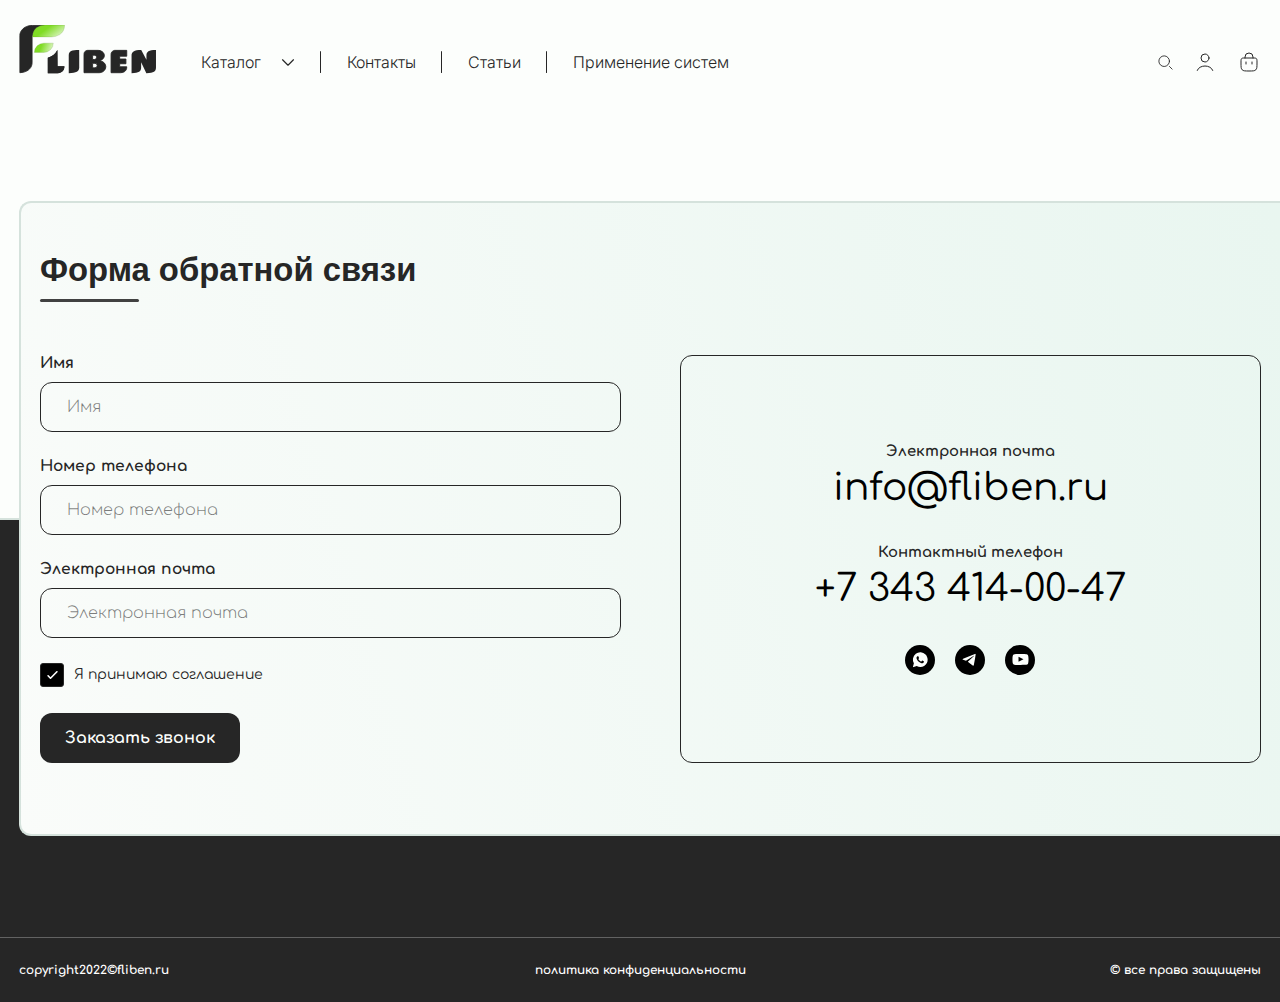
<file: categories.html>
<!DOCTYPE html><html lang="ru"><head><meta charset="UTF-8"><meta http-equiv="X-UA-Compatible" content="IE=edge"><meta name="viewport" content="width=device-width,initial-scale=1"><meta name="format-detection" content="telephone=no"><meta name="description" content="Описание"><title>Система гибких воздуховодов - Fliben</title><link rel="preconnect" href="https://fonts.googleapis.com"><link rel="preconnect" href="https://fonts.gstatic.com" crossorigin><link href="https://fonts.googleapis.com/css2?family=Comfortaa:wght@300;400;700&family=Inter:wght@300;400;700&display=swap&_v=20231204195832" rel="stylesheet"><link rel="stylesheet" href="css/style.min.css?_v=20231204195832"><link rel="shortcut icon" href="data:image/svg+xml,%3Csvg xmlns='http://www.w3.org/2000/svg' fill='none' viewBox='0 0 53 57'%3E%3Cpath fill='url(%23a)' stroke='%23467619' stroke-width='.2' d='M17.57 31.9H28.4a10.9 10.9 0 0 0 10.9-10.8H28.47a10.9 10.9 0 0 0-10.9 10.8Z'/%3E%3Cpath fill='%23262626' stroke='%23262626' d='m1 12 .02 43.5c11.1-.66 13.94-7.28 13.94-11.5V14C15.53 3.32 26.26.58 30.56.5h-15.4C4.51.73.87 8.25 1 12Z'/%3E%3Cpath fill='url(%23b)' stroke='%23467619' stroke-width='.2' d='M37.35 13.9h-21.8c.03-5.34 2.07-8.75 4.88-10.85C23.26.95 26.87.16 30 .1h22.23c-.03 5.58-2.5 9.02-5.58 11.07a17.53 17.53 0 0 1-9.3 2.73Z'/%3E%3Cdefs%3E%3ClinearGradient id='a' x1='37.22' x2='19.7' y1='46.87' y2='40.45' gradientUnits='userSpaceOnUse'%3E%3Cstop stop-color='%23fff'/%3E%3Cstop offset='1' stop-color='%2380DC25'/%3E%3C/linearGradient%3E%3ClinearGradient id='b' x1='130.7' x2='116.81' y1='-40.57' y2='-59.2' gradientUnits='userSpaceOnUse'%3E%3Cstop stop-color='%23fff'/%3E%3Cstop offset='1' stop-color='%2380DC25'/%3E%3C/linearGradient%3E%3C/defs%3E%3C/svg%3E"></head><body><svg xmlns="http://www.w3.org/2000/svg" style="display: none;"><symbol id="arrow-slider" viewBox="0 0 11 24" stroke="none"><path d="M4.5 12 10.37.62l-8.73 9.2A3.2 3.2 0 0 0 .74 12c0 .8.32 1.56.9 2.17l8.72 9.2L4.5 12Z"/></symbol><symbol id="arrow-small" viewBox="0 0 14 10" fill="none"><path stroke-linecap="round" d="m9 1 4 4m0 0L9 9m4-4H1"/></symbol><symbol id="cart" viewBox="0 0 24 24" fill="none"><path stroke-linecap="round" d="M8 8V7a4 4 0 0 1 4-4v0a4 4 0 0 1 4 4v1m-1 6v-2m-6 2v-2"/><path d="M4 12c0-1.9 0-2.8.6-3.4C5.2 8 6 8 8 8h8c1.9 0 2.8 0 3.4.6.6.6.6 1.5.6 3.4v1c0 3.8 0 5.7-1.2 6.8-1.1 1.2-3 1.2-6.8 1.2s-5.7 0-6.8-1.2C4 18.7 4 16.8 4 13v-1Z"/></symbol><symbol id="check" viewBox="0 0 13 10" fill="none"><path stroke-linecap="round" stroke-linejoin="round" stroke-width="2" d="m1 6 3 3 8-8"/></symbol><symbol id="down" viewBox="0 0 16 9" fill="none"><path stroke-linecap="round" stroke-linejoin="round" stroke-width="1.5" d="m8 8 7-7M1 1l7 7"/></symbol><symbol id="filter" viewBox="0 0 24 24" fill="none"><path stroke-linecap="round" d="M12 7h8M4 7h4m9 10h3M4 17h8"/><circle cx="10" cy="7" r="2" stroke-linecap="round" transform="rotate(90 10 7)"/><circle cx="15" cy="17" r="2" stroke-linecap="round" transform="rotate(90 15 17)"/><rect width="23" height="23" x=".5" y=".5" rx="3.5"/></symbol><symbol id="phone" viewBox="0 0 23 23" fill="none"><path d="m19.22 14.88 2.92 2.93a1.2 1.2 0 0 1 0 1.72 7.3 7.3 0 0 1-9.53.67l-1.48-1.1a36.12 36.12 0 0 1-7.23-7.23L2.8 10.4A7.3 7.3 0 0 1 3.47.86a1.22 1.22 0 0 1 1.72 0l2.93 2.92a2.2 2.2 0 0 1 0 3.1l-.76.76a.71.71 0 0 0-.13.82 16.35 16.35 0 0 0 7.31 7.31c.28.14.6.08.82-.13l.76-.76a2.2 2.2 0 0 1 3.1 0Z"/></symbol><symbol id="search" viewBox="0 0 17 16" fill="none"><path stroke-linecap="round" d="m16 15.5-3-3m0-6a6 6 0 1 1-12 0 6 6 0 0 1 12 0Z"/></symbol><symbol id="telegram" viewBox="0 0 15 13" stroke="none"><path d="m15 .45-2.25 11.77s-.32.82-1.19.42l-5.2-4.13h-.02l6.39-5.96c.37-.36.14-.57-.3-.3L4.4 7.54 1.3 6.46s-.5-.18-.55-.57c-.04-.4.55-.6.55-.6L13.96.13S15-.33 15 .45Z"/></symbol><symbol id="user" viewBox="0 0 24 24" fill="none"><path stroke-linecap="round" d="M19.73 20.45a6.23 6.23 0 0 0-2.86-3.21A9.85 9.85 0 0 0 12 16c-1.76 0-3.47.44-4.87 1.24s-2.4 1.93-2.86 3.2"/><circle cx="12" cy="8" r="4" stroke-linecap="round"/></symbol><symbol id="whatsapp" viewBox="0 0 17 17" stroke="none"><path d="M13.95 3.05a7.83 7.83 0 0 0-12.35 9.4L.5 16.5l4.17-1.1a7.83 7.83 0 0 0 11.58-6.9c-.05-2-.82-3.98-2.3-5.45Zm-1.76 8.3c-.17.45-.93.88-1.32.94-.33.05-.77.05-1.2-.06-.28-.1-.66-.21-1.1-.43-1.98-.82-3.24-2.8-3.35-2.96a3.52 3.52 0 0 1-.82-2.02c0-.98.49-1.42.65-1.64.17-.22.39-.22.55-.22H6c.1 0 .27-.05.44.33.16.38.55 1.37.6 1.42.06.11.06.22 0 .33-.05.1-.1.22-.22.33-.1.1-.22.27-.27.33-.11.1-.22.21-.11.38.1.22.5.82 1.1 1.37.76.65 1.37.87 1.59.98.22.1.33.05.43-.05.11-.11.5-.55.6-.77.12-.22.28-.16.45-.11a13.4 13.4 0 0 1 1.7.87c.05.17.05.55-.11.99Z"/></symbol><symbol id="youtube" viewBox="0 0 70 48" stroke="none"><path fill-rule="evenodd" d="M7.2 46.58a8.16 8.16 0 0 1-5.36-5.14C-.5 35.16-1.2 8.92 3.3 3.74A8.7 8.7 0 0 1 9.19.85c12.07-1.27 49.35-1.1 53.63.43a8.42 8.42 0 0 1 5.28 4.96c2.55 6.5 2.63 30.1-.35 36.35a8.1 8.1 0 0 1-3.76 3.74c-4.5 2.2-50.82 2.16-56.8.25Zm19.16-12.31 21.62-11.04L26.36 12.1v22.17Z" clip-rule="evenodd"/></symbol><symbol id="youtube-square" viewBox="0 0 128 128" stroke="none"><path d="M22.49 128h83.02c14.81 0 22.49-7.68 22.49-22.28V22.28C128 7.61 120.32 0 105.51 0H22.5C7.68 0 0 7.61 0 22.28v83.44C0 120.39 7.68 128 22.49 128Zm28.38-36.06c-3.36 2.05-7.27.34-7.27-3.16v-49.7c0-3.43 4.12-5 7.27-3.16l41 24.14c2.95 1.78 3.02 6.1 0 7.81l-41 24.07Z"/></symbol></svg><div class="wrapper-page" data-wrapper><header class="header" data-header="header" data-burger="wrapper"><div class="header__wrapper" data-header="wrapper" data-fixed><div class="header__container container"><div class="header__inner"><div class="header__phone"><a class="header-phone" href="tel:+73434140047" aria-label="#"><svg width="24" height="24" aria-hidden="true"><use xlink:href="#phone"></use></svg></a></div><div class="header-logo"><a class="header-logo__item ibg" href="#"><img class="header-logo__image" src="img/logo.svg" alt="Лого"></a></div><div class="header-nav" data-burger="menu"><div class="header-nav__actions header-actions"><button class="header-actions__search" aria-label="#"><svg width="15" height="15" aria-hidden="true"><use xlink:href="#search"></use></svg></button><form class="header-actions__form header-search" id="header-search" action="#"><input id="header-search-input" name="header-search-input" type="search" inputmode="search" placeholder="Поиск" aria-label="#"> <button class="header-search__button" type="submit" aria-label="#"><svg width="15" height="15" aria-hidden="true"><use xlink:href="#search"></use></svg></button> <button class="header-search__close" type="button" aria-label="#"></button></form><ul class="header-links"><li class="header-links__item"><a class="header-links__link" href="#" aria-label="#"><svg width="24" height="24" aria-hidden="true"><use xlink:href="#user"></use></svg></a></li><li class="header-links__item"><a class="header-links__link" href="#" aria-label="#"><svg width="24" height="24" aria-hidden="true"><use xlink:href="#cart"></use></svg></a></li></ul></div><nav class="header-nav__inner" aria-label="Главная навигация"><ul class="header-nav__list" data-spoilers data-breakpoint="992"><li class="header-nav__item header-sublist"><div class="header-sublist__header"><a class="header-link" href="#">Каталог</a><div class="header-sublist__arrow"><button class="header-sublist__button" data-spoiler="button"><span class="visually-hidden">Каталог</span> <svg width="14" height="7" aria-hidden="true"><use xlink:href="#down"></use></svg></button></div></div><div class="header-sublist__region" data-spoiler="region"><ul class="header-sublist__list"><li class="header-sublist__item"><a class="header-link" href="#">Гибкие воздуховоды</a></li><li class="header-sublist__item"><a class="header-link" href="#">Воздуховоды Slim</a></li><li class="header-sublist__item"><a class="header-link" href="#">Воздуховоды Thermo Duct</a></li></ul></div></li><li class="header-nav__item"><a class="header-link" href="#">Контакты</a></li><li class="header-nav__item"><a class="header-link" href="#">Статьи</a></li><li class="header-nav__item"><a class="header-link" href="#">Применение систем</a></li></ul></nav><ul class="header-nav__contacts header-contacts"><li class="header-contacts__item"><a class="header-contacts__link header-link" href="mailto:info@fliben.ru">info@fliben.ru</a></li><li class="header-contacts__item"><a class="header-contacts__link header-link" href="tel:+73434140047">+7 343 414-00-47</a></li><li class="header-contacts__item"><a class="header-contacts__link header-link" href="tel:+88005501652">+8 800 550-16-52</a></li></ul><ul class="header-nav__socials socials"><li class="socials__item"><a class="socials__link" href="#" style="--x: 0.375px; --y: -0.375px;" aria-label="#"><svg width="16" height="16" aria-hidden="true"><use xlink:href="#whatsapp"></use></svg></a></li><li class="socials__item"><a class="socials__link" href="#" style="--x: -1.125px; --y: 0.375px;" aria-label="#"><svg width="14" height="13" aria-hidden="true"><use xlink:href="#telegram"></use></svg></a></li><li class="socials__item"><a class="socials__link" href="#" aria-label="#"><svg width="17" height="11" aria-hidden="true"><use xlink:href="#youtube"></use></svg></a></li></ul></div><div class="header__burger"><button class="burger-button" data-burger="button"><span class="burger-button__line burger-button__line--top"></span> <span class="burger-button__line burger-button__line--center"></span> <span class="burger-button__line burger-button__line--bottom"></span></button></div></div></div></div></header><main class="main"></main><footer class="footer"><section class="footer-form"><div class="footer-form__inner"><h2 class="footer-form__title">Форма обратной связи</h2><div class="footer-form__row"><form class="footer-form__feedback feedback-form" id="feedback-form" action="#"><div class="feedback-form__input feedback-input"><label class="feedback-input__label"><span class="feedback-input__text">Имя</span> <input class="feedback-input__input" id="feedback-form-name" name="feedback-form-name" type="text" inputmode="text" placeholder="Имя"></label></div><div class="feedback-form__input feedback-input"><label class="feedback-input__label"><span class="feedback-input__text">Номер телефона</span> <input class="feedback-input__input" id="feedback-form-tel" name="feedback-form-tel" type="tel" inputmode="tel" placeholder="Номер телефона"></label></div><div class="feedback-form__input feedback-input"><label class="feedback-input__label"><span class="feedback-input__text">Электронная почта</span> <input class="feedback-input__input" id="feedback-form-mail" name="feedback-form-mail" type="email" inputmode="email" placeholder="Электронная почта"></label></div><div class="feedback-form__checkbox feedback-checkbox"><label class="feedback-checkbox__label"><input class="feedback-checkbox__input visually-hidden" id="feedback-form-check" name="feedback-form-check" type="checkbox" checked="checked"> <span class="feedback-checkbox__icon"><svg width="11" height="8" aria-hidden="true"><use xlink:href="#check"></use></svg> </span><span class="feedback-checkbox__text">Я принимаю соглашение</span></label></div><button class="feedback-form__button" type="submit">Заказать звонок</button></form><address class="footer-form__address footer-address"><ul class="footer-address__contacts address-contacts"><li class="address-contacts__item"><div class="address-contacts__caption">Электронная почта</div><a class="address-contacts__link" href="mailto:info@fliben.ru">info@fliben.ru</a></li><li class="address-contacts__item"><div class="address-contacts__caption">Контактный телефон</div><a class="address-contacts__link" href="tel:+73434140047">+7 343 414-00-47</a></li></ul><ul class="footer-address__socials socials"><li class="socials__item"><a class="socials__link" href="#" style="--x: 0.375px; --y: -0.375px;" aria-label="#"><svg width="16" height="16" aria-hidden="true"><use xlink:href="#whatsapp"></use></svg></a></li><li class="socials__item"><a class="socials__link" href="#" style="--x: -1.125px; --y: 0.375px;" aria-label="#"><svg width="14" height="13" aria-hidden="true"><use xlink:href="#telegram"></use></svg></a></li><li class="socials__item"><a class="socials__link" href="#" aria-label="#"><svg width="17" height="11" aria-hidden="true"><use xlink:href="#youtube"></use></svg></a></li></ul></address><div class="footer-form__logo footer-logo"><div class="footer-logo__image ibg"><img src="img/logo.svg" alt="Лого"></div></div></div></div></section><div class="footer-info"><div class="footer-info__container container"><div class="footer-info__inner"><div class="footer-info__text footer-info__text--left">COPYRIGHT2022©<a href="#">fliben.ru</a></div><div class="footer-info__text footer-info__text--center"><a href="#">ПОЛИТИКА КОНФИДЕНЦИАЛЬНОСТИ</a></div><div class="footer-info__text footer-info__text--right">© Все права защищены</div></div></div></div></footer><button class="up"><svg width="11" height="26" aria-hidden="true"><use xlink:href="#arrow-slider"></use></svg></button></div><script src="js/script.min.js?_v=20231204195832"></script></body></html>
</file>
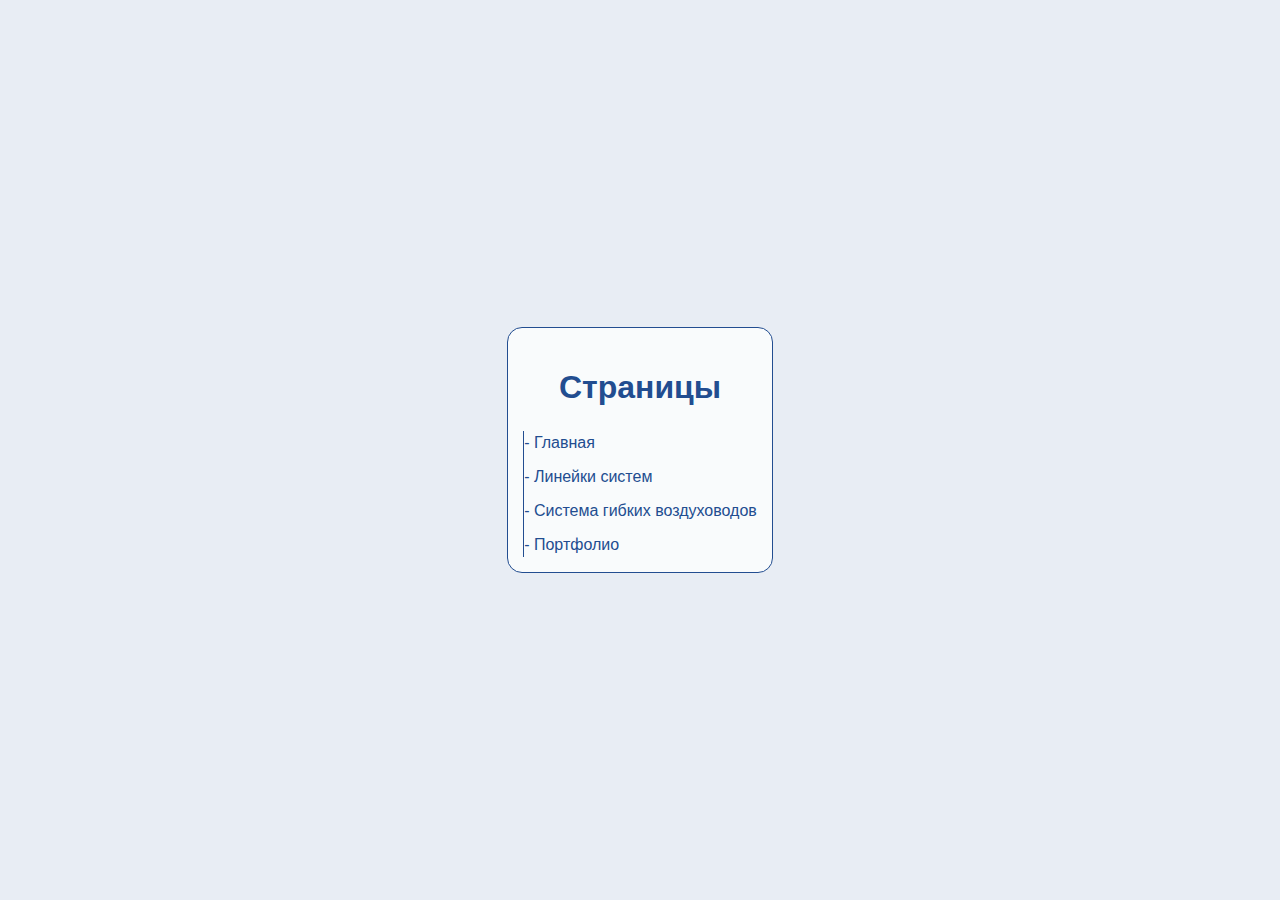
<file: pages.html>
<!DOCTYPE html><html lang="ru"><head><meta charset="UTF-8"><meta http-equiv="X-UA-Compatible" content="IE=edge"><meta name="viewport" content="width=device-width,initial-scale=1"><title>Страницы</title><link rel="shortcut icon" href="data:image/svg+xml,%3Csvg xmlns='http://www.w3.org/2000/svg' fill='none' viewBox='0 0 53 57'%3E%3Cpath fill='url(%23a)' stroke='%23467619' stroke-width='.2' d='M17.57 31.9H28.4a10.9 10.9 0 0 0 10.9-10.8H28.47a10.9 10.9 0 0 0-10.9 10.8Z'/%3E%3Cpath fill='%23262626' stroke='%23262626' d='m1 12 .02 43.5c11.1-.66 13.94-7.28 13.94-11.5V14C15.53 3.32 26.26.58 30.56.5h-15.4C4.51.73.87 8.25 1 12Z'/%3E%3Cpath fill='url(%23b)' stroke='%23467619' stroke-width='.2' d='M37.35 13.9h-21.8c.03-5.34 2.07-8.75 4.88-10.85C23.26.95 26.87.16 30 .1h22.23c-.03 5.58-2.5 9.02-5.58 11.07a17.53 17.53 0 0 1-9.3 2.73Z'/%3E%3Cdefs%3E%3ClinearGradient id='a' x1='37.22' x2='19.7' y1='46.87' y2='40.45' gradientUnits='userSpaceOnUse'%3E%3Cstop stop-color='%23fff'/%3E%3Cstop offset='1' stop-color='%2380DC25'/%3E%3C/linearGradient%3E%3ClinearGradient id='b' x1='130.7' x2='116.81' y1='-40.57' y2='-59.2' gradientUnits='userSpaceOnUse'%3E%3Cstop stop-color='%23fff'/%3E%3Cstop offset='1' stop-color='%2380DC25'/%3E%3C/linearGradient%3E%3C/defs%3E%3C/svg%3E"><style>:root {
      --primary-color: 34, 77, 144;
      --secondary-color: 255, 255, 255;
      --hover-color: 255, 165, 0;
    }

    * {
      box-sizing: border-box;
      margin: 0;
      padding: 0;
      border: 0;
      outline: 0;
    }

    html {
      block-size: 100%;
      inline-size: 100%;
    }

    body {
      block-size: 100%;
      inline-size: 100%;
      font-family: sans-serif;
      font-size: 16px;
      line-height: 1.5;
      color: rgb(var(--primary-color));
      background-color: rgba(var(--primary-color), 0.1);
    }

    body>div {
      position: relative;
      isolation: isolate;
      display: flex;
      flex-direction: column;
      min-block-size: 100%;
      padding: 15px;
      overflow: hidden;
      perspective: 1000px;
    }

    body>div>svg,
    body>div>img {
      position: absolute;
      inset: 0;
      z-index: -1;
      inline-size: 100%;
      block-size: 100%;
      filter: blur(5px);
    }

    body>div>div {
      inline-size: 100%;
      max-inline-size: fit-content;
      margin: auto;
      padding: 15px;
      background-color: rgba(var(--secondary-color), 0.75);
      border: 1px solid;
      border-radius: 15px;
      overflow: hidden;
    }

    svg,
    img {
      display: block;
      max-inline-size: 100%;
      margin-inline: auto;
    }

    h1 {
      margin-block: 20px;
      text-align: center;
    }

    ul {
      list-style: none;
      border-inline-start: 1px solid;
      transition: border-color 0.3s;
    }

    ul:focus-within {
      border-color: rgb(var(--hover-color));
    }

    ul ul {
      margin-inline-start: 15px;
    }

    li:not(:last-child) {
      margin-block-end: 10px;
    }

    li a {
      display: block;
      max-inline-size: fit-content;
      text-decoration: none;
      text-overflow: ellipsis;
      color: inherit;
      transition: color 0.3s;
      white-space: nowrap;
      overflow: hidden;
    }

    li a:before {
      content: "- ";
    }

    li a:focus-visible {
      color: rgb(var(--hover-color));
    }

    li>div:not(:first-child) {
      margin-block-start: 5px;
    }

    li>ul {
      margin-block-start: 10px;
    }

    @media (any-hover: hover) {
      ul:hover {
        border-color: rgb(var(--hover-color));
      }

      li a:hover {
        color: rgb(var(--hover-color));
      }
    }</style></head><body><div><div><h1>Страницы</h1><ul><li><a href="index.html" target="_blank" title="Главная">Главная</a></li><li><a href="system-lines.html" target="_blank" title="Линейки систем">Линейки систем</a></li><li><a href="categories.html" target="_blank" title="Система гибких воздуховодов">Система гибких воздуховодов</a></li><li><a href="portfolio.html" target="_blank" title="Портфолио">Портфолио</a></li></ul></div></div></body></html>
</file>
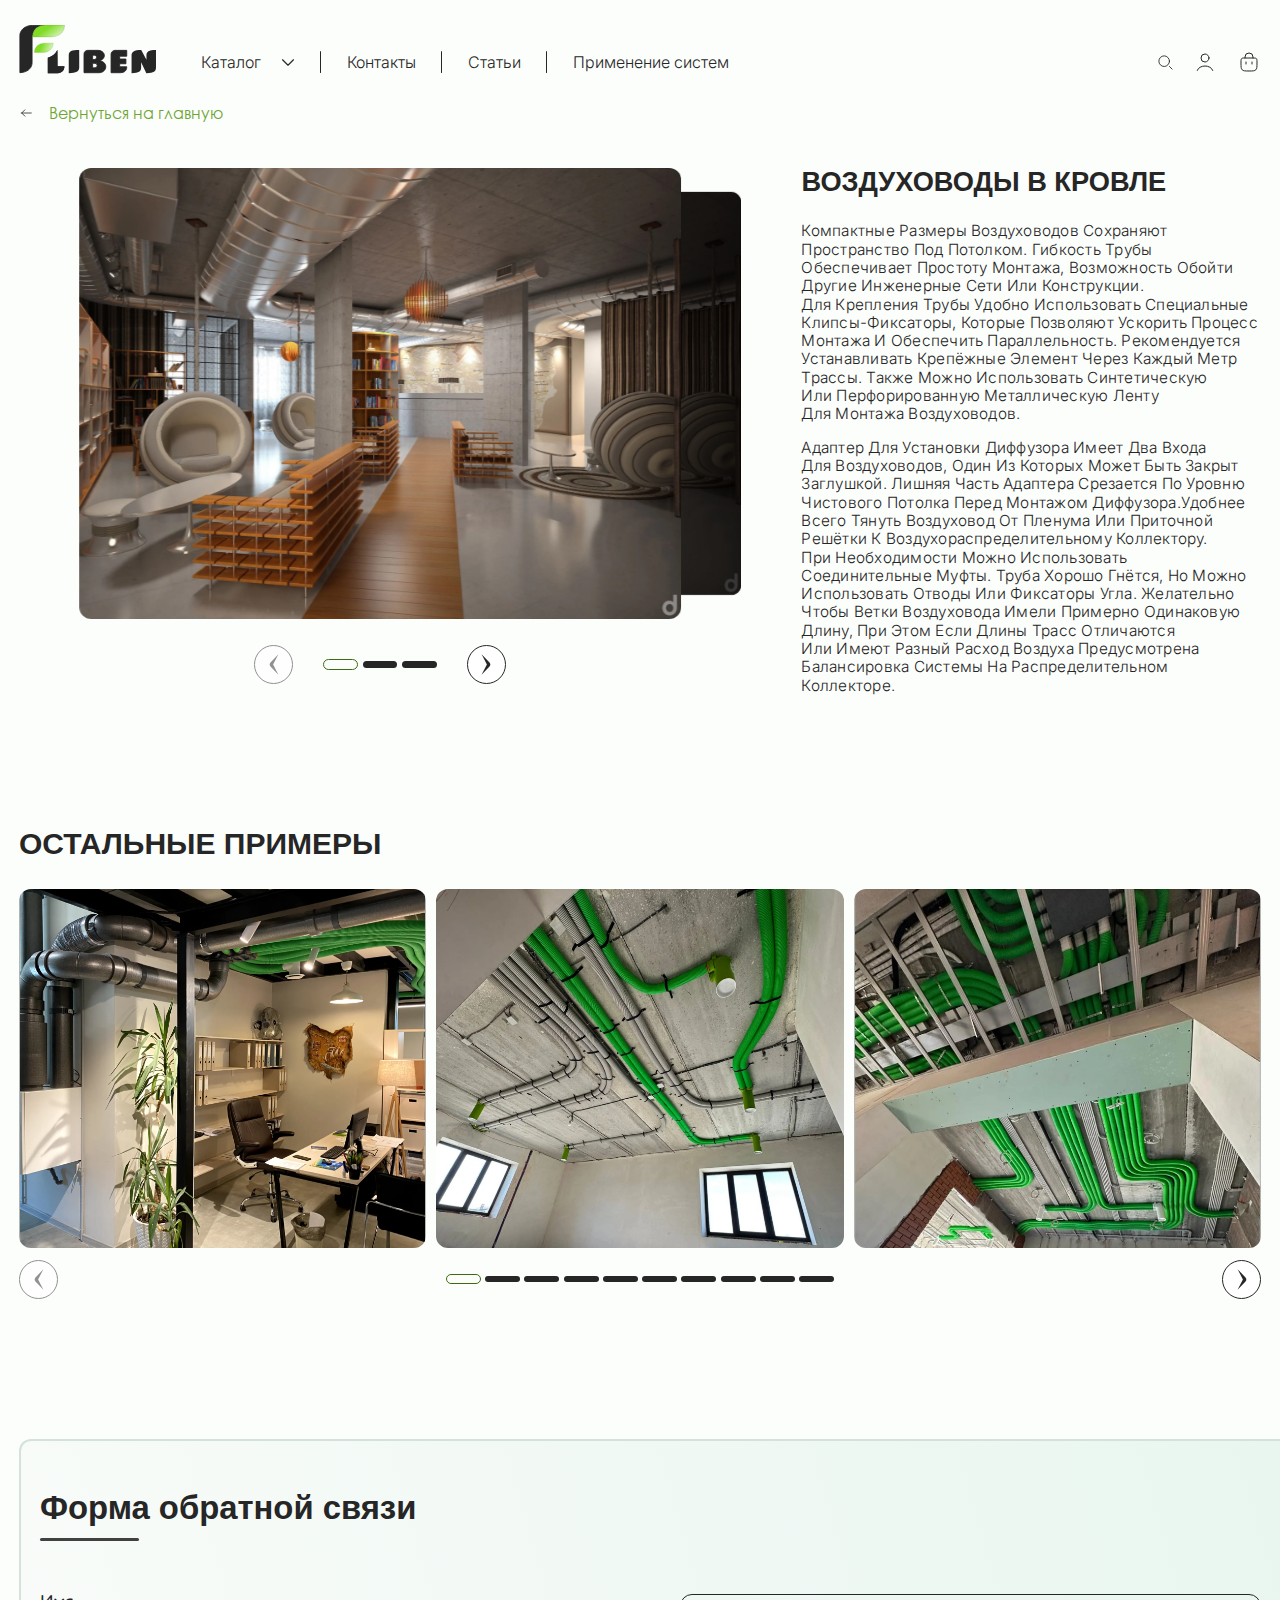
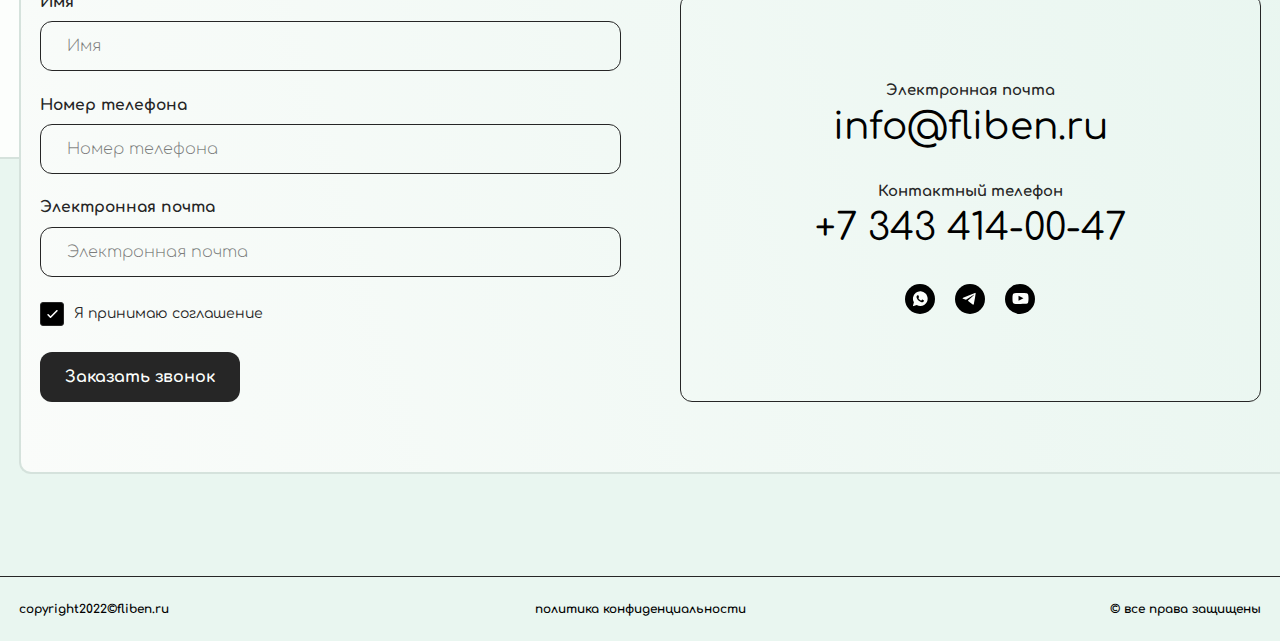
<file: portfolio.html>
<!DOCTYPE html><html lang="ru"><head><meta charset="UTF-8"><meta http-equiv="X-UA-Compatible" content="IE=edge"><meta name="viewport" content="width=device-width,initial-scale=1"><meta name="format-detection" content="telephone=no"><meta name="description" content="Описание"><title>Портфолио - Fliben</title><link rel="preconnect" href="https://fonts.googleapis.com"><link rel="preconnect" href="https://fonts.gstatic.com" crossorigin><link href="https://fonts.googleapis.com/css2?family=Comfortaa:wght@300;400;700&family=Inter:wght@300;400;700&display=swap&_v=20231204195832" rel="stylesheet"><link rel="stylesheet" href="css/style.min.css?_v=20231204195832"><link rel="shortcut icon" href="data:image/svg+xml,%3Csvg xmlns='http://www.w3.org/2000/svg' fill='none' viewBox='0 0 53 57'%3E%3Cpath fill='url(%23a)' stroke='%23467619' stroke-width='.2' d='M17.57 31.9H28.4a10.9 10.9 0 0 0 10.9-10.8H28.47a10.9 10.9 0 0 0-10.9 10.8Z'/%3E%3Cpath fill='%23262626' stroke='%23262626' d='m1 12 .02 43.5c11.1-.66 13.94-7.28 13.94-11.5V14C15.53 3.32 26.26.58 30.56.5h-15.4C4.51.73.87 8.25 1 12Z'/%3E%3Cpath fill='url(%23b)' stroke='%23467619' stroke-width='.2' d='M37.35 13.9h-21.8c.03-5.34 2.07-8.75 4.88-10.85C23.26.95 26.87.16 30 .1h22.23c-.03 5.58-2.5 9.02-5.58 11.07a17.53 17.53 0 0 1-9.3 2.73Z'/%3E%3Cdefs%3E%3ClinearGradient id='a' x1='37.22' x2='19.7' y1='46.87' y2='40.45' gradientUnits='userSpaceOnUse'%3E%3Cstop stop-color='%23fff'/%3E%3Cstop offset='1' stop-color='%2380DC25'/%3E%3C/linearGradient%3E%3ClinearGradient id='b' x1='130.7' x2='116.81' y1='-40.57' y2='-59.2' gradientUnits='userSpaceOnUse'%3E%3Cstop stop-color='%23fff'/%3E%3Cstop offset='1' stop-color='%2380DC25'/%3E%3C/linearGradient%3E%3C/defs%3E%3C/svg%3E"></head><body><svg xmlns="http://www.w3.org/2000/svg" style="display: none;"><symbol id="arrow-slider" viewBox="0 0 11 24" stroke="none"><path d="M4.5 12 10.37.62l-8.73 9.2A3.2 3.2 0 0 0 .74 12c0 .8.32 1.56.9 2.17l8.72 9.2L4.5 12Z"/></symbol><symbol id="arrow-small" viewBox="0 0 14 10" fill="none"><path stroke-linecap="round" d="m9 1 4 4m0 0L9 9m4-4H1"/></symbol><symbol id="cart" viewBox="0 0 24 24" fill="none"><path stroke-linecap="round" d="M8 8V7a4 4 0 0 1 4-4v0a4 4 0 0 1 4 4v1m-1 6v-2m-6 2v-2"/><path d="M4 12c0-1.9 0-2.8.6-3.4C5.2 8 6 8 8 8h8c1.9 0 2.8 0 3.4.6.6.6.6 1.5.6 3.4v1c0 3.8 0 5.7-1.2 6.8-1.1 1.2-3 1.2-6.8 1.2s-5.7 0-6.8-1.2C4 18.7 4 16.8 4 13v-1Z"/></symbol><symbol id="check" viewBox="0 0 13 10" fill="none"><path stroke-linecap="round" stroke-linejoin="round" stroke-width="2" d="m1 6 3 3 8-8"/></symbol><symbol id="down" viewBox="0 0 16 9" fill="none"><path stroke-linecap="round" stroke-linejoin="round" stroke-width="1.5" d="m8 8 7-7M1 1l7 7"/></symbol><symbol id="filter" viewBox="0 0 24 24" fill="none"><path stroke-linecap="round" d="M12 7h8M4 7h4m9 10h3M4 17h8"/><circle cx="10" cy="7" r="2" stroke-linecap="round" transform="rotate(90 10 7)"/><circle cx="15" cy="17" r="2" stroke-linecap="round" transform="rotate(90 15 17)"/><rect width="23" height="23" x=".5" y=".5" rx="3.5"/></symbol><symbol id="phone" viewBox="0 0 23 23" fill="none"><path d="m19.22 14.88 2.92 2.93a1.2 1.2 0 0 1 0 1.72 7.3 7.3 0 0 1-9.53.67l-1.48-1.1a36.12 36.12 0 0 1-7.23-7.23L2.8 10.4A7.3 7.3 0 0 1 3.47.86a1.22 1.22 0 0 1 1.72 0l2.93 2.92a2.2 2.2 0 0 1 0 3.1l-.76.76a.71.71 0 0 0-.13.82 16.35 16.35 0 0 0 7.31 7.31c.28.14.6.08.82-.13l.76-.76a2.2 2.2 0 0 1 3.1 0Z"/></symbol><symbol id="search" viewBox="0 0 17 16" fill="none"><path stroke-linecap="round" d="m16 15.5-3-3m0-6a6 6 0 1 1-12 0 6 6 0 0 1 12 0Z"/></symbol><symbol id="telegram" viewBox="0 0 15 13" stroke="none"><path d="m15 .45-2.25 11.77s-.32.82-1.19.42l-5.2-4.13h-.02l6.39-5.96c.37-.36.14-.57-.3-.3L4.4 7.54 1.3 6.46s-.5-.18-.55-.57c-.04-.4.55-.6.55-.6L13.96.13S15-.33 15 .45Z"/></symbol><symbol id="user" viewBox="0 0 24 24" fill="none"><path stroke-linecap="round" d="M19.73 20.45a6.23 6.23 0 0 0-2.86-3.21A9.85 9.85 0 0 0 12 16c-1.76 0-3.47.44-4.87 1.24s-2.4 1.93-2.86 3.2"/><circle cx="12" cy="8" r="4" stroke-linecap="round"/></symbol><symbol id="whatsapp" viewBox="0 0 17 17" stroke="none"><path d="M13.95 3.05a7.83 7.83 0 0 0-12.35 9.4L.5 16.5l4.17-1.1a7.83 7.83 0 0 0 11.58-6.9c-.05-2-.82-3.98-2.3-5.45Zm-1.76 8.3c-.17.45-.93.88-1.32.94-.33.05-.77.05-1.2-.06-.28-.1-.66-.21-1.1-.43-1.98-.82-3.24-2.8-3.35-2.96a3.52 3.52 0 0 1-.82-2.02c0-.98.49-1.42.65-1.64.17-.22.39-.22.55-.22H6c.1 0 .27-.05.44.33.16.38.55 1.37.6 1.42.06.11.06.22 0 .33-.05.1-.1.22-.22.33-.1.1-.22.27-.27.33-.11.1-.22.21-.11.38.1.22.5.82 1.1 1.37.76.65 1.37.87 1.59.98.22.1.33.05.43-.05.11-.11.5-.55.6-.77.12-.22.28-.16.45-.11a13.4 13.4 0 0 1 1.7.87c.05.17.05.55-.11.99Z"/></symbol><symbol id="youtube" viewBox="0 0 70 48" stroke="none"><path fill-rule="evenodd" d="M7.2 46.58a8.16 8.16 0 0 1-5.36-5.14C-.5 35.16-1.2 8.92 3.3 3.74A8.7 8.7 0 0 1 9.19.85c12.07-1.27 49.35-1.1 53.63.43a8.42 8.42 0 0 1 5.28 4.96c2.55 6.5 2.63 30.1-.35 36.35a8.1 8.1 0 0 1-3.76 3.74c-4.5 2.2-50.82 2.16-56.8.25Zm19.16-12.31 21.62-11.04L26.36 12.1v22.17Z" clip-rule="evenodd"/></symbol><symbol id="youtube-square" viewBox="0 0 128 128" stroke="none"><path d="M22.49 128h83.02c14.81 0 22.49-7.68 22.49-22.28V22.28C128 7.61 120.32 0 105.51 0H22.5C7.68 0 0 7.61 0 22.28v83.44C0 120.39 7.68 128 22.49 128Zm28.38-36.06c-3.36 2.05-7.27.34-7.27-3.16v-49.7c0-3.43 4.12-5 7.27-3.16l41 24.14c2.95 1.78 3.02 6.1 0 7.81l-41 24.07Z"/></symbol></svg><div class="wrapper-page" data-wrapper><header class="header" data-header="header" data-burger="wrapper"><div class="header__wrapper" data-header="wrapper" data-fixed><div class="header__container container"><div class="header__inner"><div class="header__phone"><a class="header-phone" href="tel:+73434140047" aria-label="#"><svg width="24" height="24" aria-hidden="true"><use xlink:href="#phone"></use></svg></a></div><div class="header-logo"><a class="header-logo__item ibg" href="#"><img class="header-logo__image" src="img/logo.svg" alt="Лого"></a></div><div class="header-nav" data-burger="menu"><div class="header-nav__actions header-actions"><button class="header-actions__search" aria-label="#"><svg width="15" height="15" aria-hidden="true"><use xlink:href="#search"></use></svg></button><form class="header-actions__form header-search" id="header-search" action="#"><input id="header-search-input" name="header-search-input" type="search" inputmode="search" placeholder="Поиск" aria-label="#"> <button class="header-search__button" type="submit" aria-label="#"><svg width="15" height="15" aria-hidden="true"><use xlink:href="#search"></use></svg></button> <button class="header-search__close" type="button" aria-label="#"></button></form><ul class="header-links"><li class="header-links__item"><a class="header-links__link" href="#" aria-label="#"><svg width="24" height="24" aria-hidden="true"><use xlink:href="#user"></use></svg></a></li><li class="header-links__item"><a class="header-links__link" href="#" aria-label="#"><svg width="24" height="24" aria-hidden="true"><use xlink:href="#cart"></use></svg></a></li></ul></div><nav class="header-nav__inner" aria-label="Главная навигация"><ul class="header-nav__list" data-spoilers data-breakpoint="992"><li class="header-nav__item header-sublist"><div class="header-sublist__header"><a class="header-link" href="#">Каталог</a><div class="header-sublist__arrow"><button class="header-sublist__button" data-spoiler="button"><span class="visually-hidden">Каталог</span> <svg width="14" height="7" aria-hidden="true"><use xlink:href="#down"></use></svg></button></div></div><div class="header-sublist__region" data-spoiler="region"><ul class="header-sublist__list"><li class="header-sublist__item"><a class="header-link" href="#">Гибкие воздуховоды</a></li><li class="header-sublist__item"><a class="header-link" href="#">Воздуховоды Slim</a></li><li class="header-sublist__item"><a class="header-link" href="#">Воздуховоды Thermo Duct</a></li></ul></div></li><li class="header-nav__item"><a class="header-link" href="#">Контакты</a></li><li class="header-nav__item"><a class="header-link" href="#">Статьи</a></li><li class="header-nav__item"><a class="header-link" href="#">Применение систем</a></li></ul></nav><ul class="header-nav__contacts header-contacts"><li class="header-contacts__item"><a class="header-contacts__link header-link" href="mailto:info@fliben.ru">info@fliben.ru</a></li><li class="header-contacts__item"><a class="header-contacts__link header-link" href="tel:+73434140047">+7 343 414-00-47</a></li><li class="header-contacts__item"><a class="header-contacts__link header-link" href="tel:+88005501652">+8 800 550-16-52</a></li></ul><ul class="header-nav__socials socials"><li class="socials__item"><a class="socials__link" href="#" style="--x: 0.375px; --y: -0.375px;" aria-label="#"><svg width="16" height="16" aria-hidden="true"><use xlink:href="#whatsapp"></use></svg></a></li><li class="socials__item"><a class="socials__link" href="#" style="--x: -1.125px; --y: 0.375px;" aria-label="#"><svg width="14" height="13" aria-hidden="true"><use xlink:href="#telegram"></use></svg></a></li><li class="socials__item"><a class="socials__link" href="#" aria-label="#"><svg width="17" height="11" aria-hidden="true"><use xlink:href="#youtube"></use></svg></a></li></ul></div><div class="header__burger"><button class="burger-button" data-burger="button"><span class="burger-button__line burger-button__line--top"></span> <span class="burger-button__line burger-button__line--center"></span> <span class="burger-button__line burger-button__line--bottom"></span></button></div></div></div></div></header><main class="main"><div class="back"><div class="back__container container"><a class="back__link" href="#"><span class="back__arrow"><svg width="15" height="8" aria-hidden="true"><use xlink:href="#arrow-small"></use></svg> </span><span class="back__text">Вернуться на главную</span></a></div></div><section class="portfolio"><div class="portfolio__container container"><div class="portfolio__inner"><div class="portfolio__slider portfolio-slider swiper"><div class="portfolio-slider__wrapper swiper-wrapper"><div class="portfolio-slider__slide swiper-slide"><div class="portfolio-card ibg"><picture><source srcset="img/images/pages/portfolio/portfolio/1.webp" type="image/webp"><img src="img/images/pages/portfolio/portfolio/1.jpg" alt="#"></picture></div></div><div class="portfolio-slider__slide swiper-slide"><div class="portfolio-card ibg"><picture><source srcset="img/images/pages/portfolio/portfolio/1.webp" type="image/webp"><img src="img/images/pages/portfolio/portfolio/1.jpg" alt="#"></picture></div></div><div class="portfolio-slider__slide swiper-slide"><div class="portfolio-card ibg"><picture><source srcset="img/images/pages/portfolio/portfolio/1.webp" type="image/webp"><img src="img/images/pages/portfolio/portfolio/1.jpg" alt="#"></picture></div></div></div><div class="portfolio-slider__buttons slider-buttons slider-buttons--centered"><button class="slider-buttons__arrow slider-arrow slider-arrow--prev"><svg width="10" height="23" aria-hidden="true"><use xlink:href="#arrow-slider"></use></svg></button><div class="slider-buttons__pagination slider-pagination"></div><button class="slider-buttons__arrow slider-arrow slider-arrow--next"><svg width="10" height="23" aria-hidden="true"><use xlink:href="#arrow-slider"></use></svg></button></div></div><div class="portfolio__about portfolio-about"><h1 class="portfolio-about__title">Воздуховоды в кровле</h1><div class="portfolio-about__text text"><p>Компактные размеры воздуховодов сохраняют пространство под потолком. Гибкость трубы обеспечивает простоту монтажа, возможность обойти другие инженерные сети или конструкции. Для крепления трубы удобно использовать специальные клипсы-фиксаторы, которые позволяют ускорить процесс монтажа и обеспечить параллельность. Рекомендуется устанавливать крепёжные элемент через каждый метр трассы. Также можно использовать синтетическую или перфорированную металлическую ленту для монтажа воздуховодов.</p><p>Адаптер для установки диффузора имеет два входа для воздуховодов, один из которых может быть закрыт заглушкой. Лишняя часть адаптера срезается по уровню чистового потолка перед монтажом диффузора.Удобнее всего тянуть воздуховод от пленума или приточной решётки к воздухораспределительному коллектору. При необходимости можно использовать соединительные муфты. Труба хорошо гнётся, но можно использовать отводы или фиксаторы угла. Желательно чтобы ветки воздуховода имели примерно одинаковую длину, при этом если длины трасс отличаются или имеют разный расход воздуха предусмотрена балансировка системы на распределительном коллекторе.</p><button class="portfolio-about__button text-button">Читать всё...</button></div></div></div></div></section><section class="other"><div class="other__container container"><h2 class="other__title">остальные примеры</h2><div class="other__slider other-slider swiper"><div class="other-slider__wrapper swiper-wrapper"><div class="other-slider__slide swiper-slide"><figure class="system-card system-card--slide ibg"><picture><source srcset="img/images/ui/system/6.webp" type="image/webp"><img src="img/images/ui/system/6.jpg" alt="#"></picture><figcaption class="system-card__caption card-caption">Монтаж воздуховодов в&nbsp;полу</figcaption></figure></div><div class="other-slider__slide swiper-slide"><figure class="system-card system-card--slide ibg"><picture><source srcset="img/images/ui/system/2.webp" type="image/webp"><img src="img/images/ui/system/2.jpg" alt="#"></picture><figcaption class="system-card__caption card-caption">Монтаж воздуховодов в&nbsp;полу</figcaption></figure></div><div class="other-slider__slide swiper-slide"><figure class="system-card system-card--slide ibg"><picture><source srcset="img/images/ui/system/3.webp" type="image/webp"><img src="img/images/ui/system/3.jpg" alt="#"></picture><figcaption class="system-card__caption card-caption">Монтаж воздуховодов в&nbsp;полу</figcaption></figure></div><div class="other-slider__slide swiper-slide"><figure class="system-card system-card--slide ibg"><picture><source srcset="img/images/ui/system/4.webp" type="image/webp"><img src="img/images/ui/system/4.jpg" alt="#"></picture><figcaption class="system-card__caption card-caption">Монтаж воздуховодов в&nbsp;полу</figcaption></figure></div><div class="other-slider__slide swiper-slide"><figure class="system-card system-card--slide ibg"><picture><source srcset="img/images/ui/system/6.webp" type="image/webp"><img src="img/images/ui/system/6.jpg" alt="#"></picture><figcaption class="system-card__caption card-caption">Монтаж воздуховодов в&nbsp;полу</figcaption></figure></div><div class="other-slider__slide swiper-slide"><figure class="system-card system-card--slide ibg"><picture><source srcset="img/images/ui/system/2.webp" type="image/webp"><img src="img/images/ui/system/2.jpg" alt="#"></picture><figcaption class="system-card__caption card-caption">Монтаж воздуховодов в&nbsp;полу</figcaption></figure></div><div class="other-slider__slide swiper-slide"><figure class="system-card system-card--slide ibg"><picture><source srcset="img/images/ui/system/3.webp" type="image/webp"><img src="img/images/ui/system/3.jpg" alt="#"></picture><figcaption class="system-card__caption card-caption">Монтаж воздуховодов в&nbsp;полу</figcaption></figure></div><div class="other-slider__slide swiper-slide"><figure class="system-card system-card--slide ibg"><picture><source srcset="img/images/ui/system/4.webp" type="image/webp"><img src="img/images/ui/system/4.jpg" alt="#"></picture><figcaption class="system-card__caption card-caption">Монтаж воздуховодов в&nbsp;полу</figcaption></figure></div><div class="other-slider__slide swiper-slide"><figure class="system-card system-card--slide ibg"><picture><source srcset="img/images/ui/system/6.webp" type="image/webp"><img src="img/images/ui/system/6.jpg" alt="#"></picture><figcaption class="system-card__caption card-caption">Монтаж воздуховодов в&nbsp;полу</figcaption></figure></div><div class="other-slider__slide swiper-slide"><figure class="system-card system-card--slide ibg"><picture><source srcset="img/images/ui/system/2.webp" type="image/webp"><img src="img/images/ui/system/2.jpg" alt="#"></picture><figcaption class="system-card__caption card-caption">Монтаж воздуховодов в&nbsp;полу</figcaption></figure></div><div class="other-slider__slide swiper-slide"><figure class="system-card system-card--slide ibg"><picture><source srcset="img/images/ui/system/3.webp" type="image/webp"><img src="img/images/ui/system/3.jpg" alt="#"></picture><figcaption class="system-card__caption card-caption">Монтаж воздуховодов в&nbsp;полу</figcaption></figure></div><div class="other-slider__slide swiper-slide"><figure class="system-card system-card--slide ibg"><picture><source srcset="img/images/ui/system/4.webp" type="image/webp"><img src="img/images/ui/system/4.jpg" alt="#"></picture><figcaption class="system-card__caption card-caption">Монтаж воздуховодов в&nbsp;полу</figcaption></figure></div></div><div class="other-slider__buttons slider-buttons"><button class="slider-buttons__arrow slider-arrow slider-arrow--center slider-arrow--prev"><svg width="10" height="23" aria-hidden="true"><use xlink:href="#arrow-slider"></use></svg></button><div class="slider-buttons__pagination slider-pagination slider-pagination--hidden"></div><button class="slider-buttons__arrow slider-arrow slider-arrow--center slider-arrow--next"><svg width="10" height="23" aria-hidden="true"><use xlink:href="#arrow-slider"></use></svg></button></div></div></div></section></main><footer class="footer footer--light"><section class="footer-form"><div class="footer-form__inner"><h2 class="footer-form__title">Форма обратной связи</h2><div class="footer-form__row"><form class="footer-form__feedback feedback-form" id="feedback-form" action="#"><div class="feedback-form__input feedback-input"><label class="feedback-input__label"><span class="feedback-input__text">Имя</span> <input class="feedback-input__input" id="feedback-form-name" name="feedback-form-name" type="text" inputmode="text" placeholder="Имя"></label></div><div class="feedback-form__input feedback-input"><label class="feedback-input__label"><span class="feedback-input__text">Номер телефона</span> <input class="feedback-input__input" id="feedback-form-tel" name="feedback-form-tel" type="tel" inputmode="tel" placeholder="Номер телефона"></label></div><div class="feedback-form__input feedback-input"><label class="feedback-input__label"><span class="feedback-input__text">Электронная почта</span> <input class="feedback-input__input" id="feedback-form-mail" name="feedback-form-mail" type="email" inputmode="email" placeholder="Электронная почта"></label></div><div class="feedback-form__checkbox feedback-checkbox"><label class="feedback-checkbox__label"><input class="feedback-checkbox__input visually-hidden" id="feedback-form-check" name="feedback-form-check" type="checkbox" checked="checked"> <span class="feedback-checkbox__icon"><svg width="11" height="8" aria-hidden="true"><use xlink:href="#check"></use></svg> </span><span class="feedback-checkbox__text">Я принимаю соглашение</span></label></div><button class="feedback-form__button" type="submit">Заказать звонок</button></form><address class="footer-form__address footer-address"><ul class="footer-address__contacts address-contacts"><li class="address-contacts__item"><div class="address-contacts__caption">Электронная почта</div><a class="address-contacts__link" href="mailto:info@fliben.ru">info@fliben.ru</a></li><li class="address-contacts__item"><div class="address-contacts__caption">Контактный телефон</div><a class="address-contacts__link" href="tel:+73434140047">+7 343 414-00-47</a></li></ul><ul class="footer-address__socials socials"><li class="socials__item"><a class="socials__link" href="#" style="--x: 0.375px; --y: -0.375px;" aria-label="#"><svg width="16" height="16" aria-hidden="true"><use xlink:href="#whatsapp"></use></svg></a></li><li class="socials__item"><a class="socials__link" href="#" style="--x: -1.125px; --y: 0.375px;" aria-label="#"><svg width="14" height="13" aria-hidden="true"><use xlink:href="#telegram"></use></svg></a></li><li class="socials__item"><a class="socials__link" href="#" aria-label="#"><svg width="17" height="11" aria-hidden="true"><use xlink:href="#youtube"></use></svg></a></li></ul></address><div class="footer-form__logo footer-logo"><div class="footer-logo__image ibg"><img src="img/logo.svg" alt="Лого"></div></div></div></div></section><div class="footer-info"><div class="footer-info__container container"><div class="footer-info__inner"><div class="footer-info__text footer-info__text--left">COPYRIGHT2022©<a href="#">fliben.ru</a></div><div class="footer-info__text footer-info__text--center"><a href="#">ПОЛИТИКА КОНФИДЕНЦИАЛЬНОСТИ</a></div><div class="footer-info__text footer-info__text--right">© Все права защищены</div></div></div></div></footer><button class="up"><svg width="11" height="26" aria-hidden="true"><use xlink:href="#arrow-slider"></use></svg></button></div><script src="js/script.min.js?_v=20231204195832"></script></body></html>
</file>
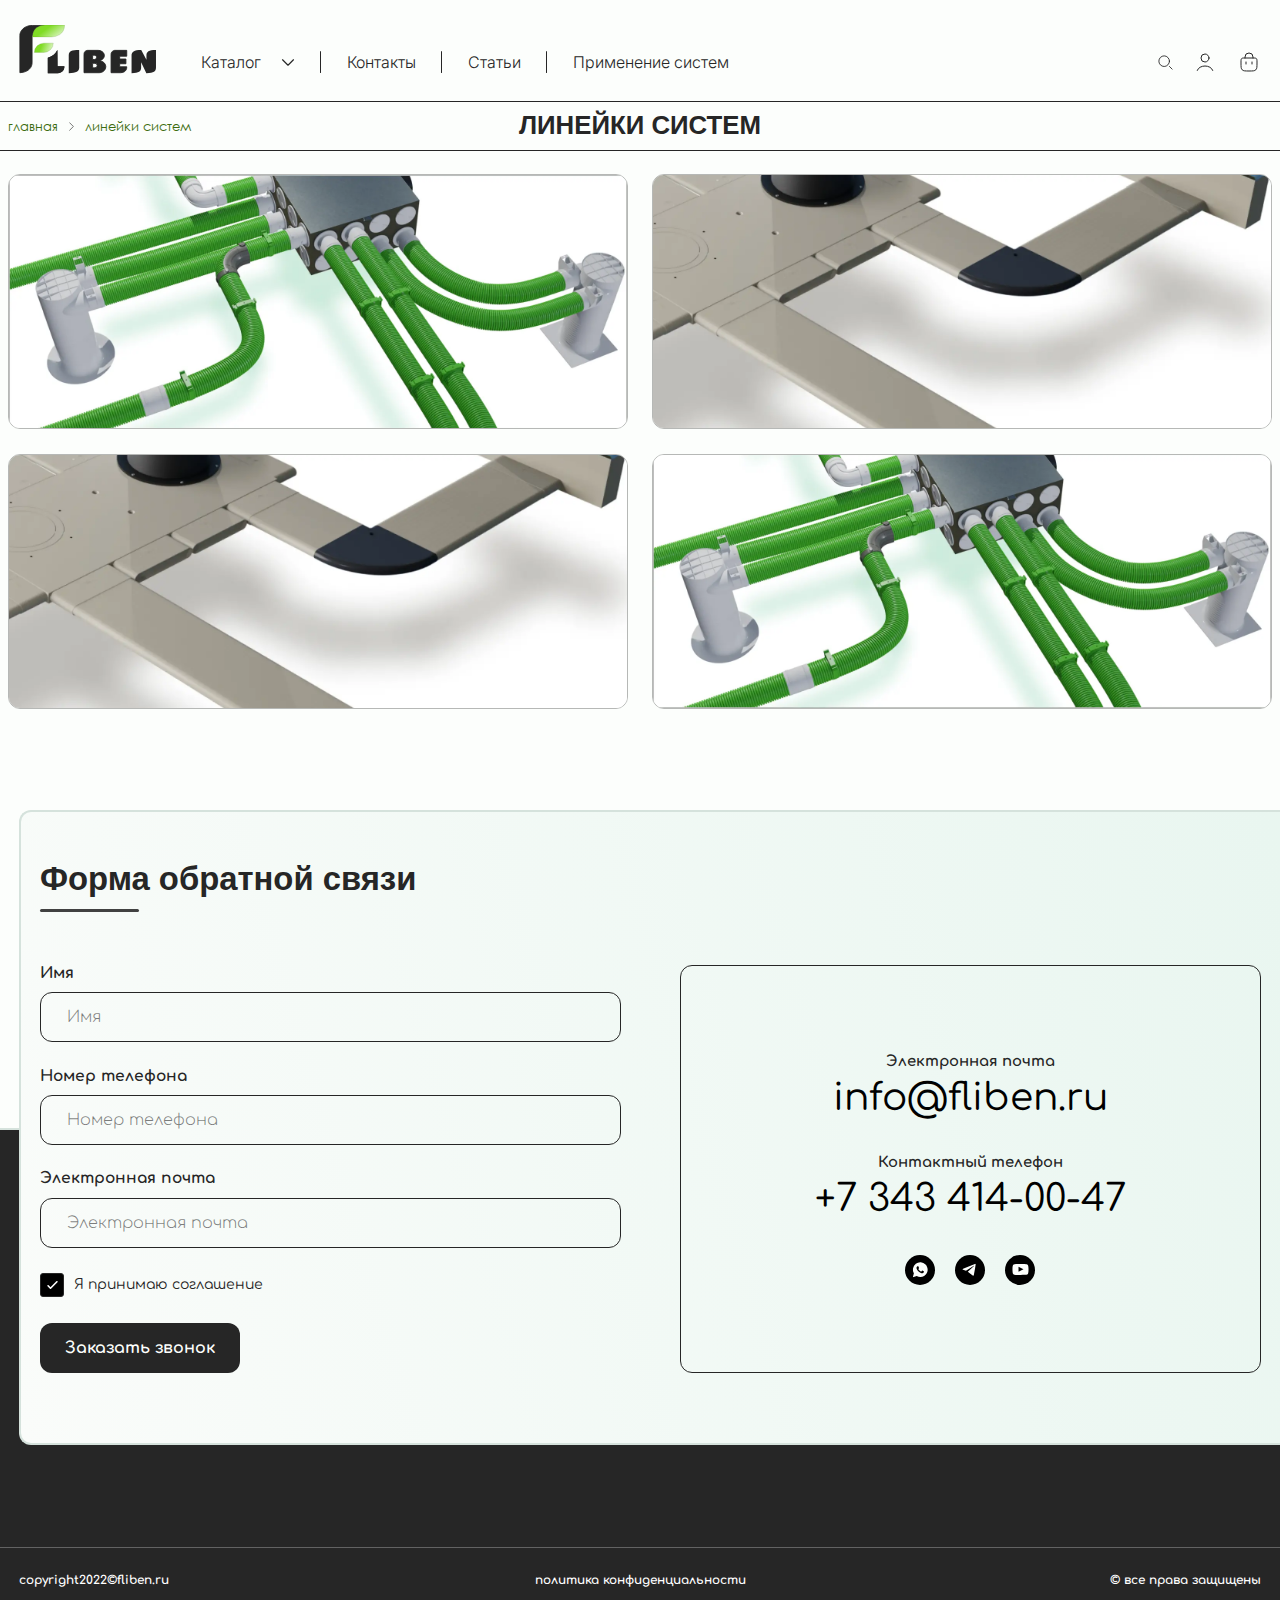
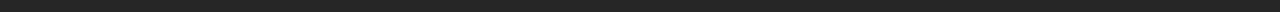
<file: system-lines.html>
<!DOCTYPE html><html lang="ru"><head><meta charset="UTF-8"><meta http-equiv="X-UA-Compatible" content="IE=edge"><meta name="viewport" content="width=device-width,initial-scale=1"><meta name="format-detection" content="telephone=no"><meta name="description" content="Описание"><title>Линейки систем - Fliben</title><link rel="preconnect" href="https://fonts.googleapis.com"><link rel="preconnect" href="https://fonts.gstatic.com" crossorigin><link href="https://fonts.googleapis.com/css2?family=Comfortaa:wght@300;400;700&family=Inter:wght@300;400;700&display=swap&_v=20231204195832" rel="stylesheet"><link rel="stylesheet" href="css/style.min.css?_v=20231204195832"><link rel="shortcut icon" href="data:image/svg+xml,%3Csvg xmlns='http://www.w3.org/2000/svg' fill='none' viewBox='0 0 53 57'%3E%3Cpath fill='url(%23a)' stroke='%23467619' stroke-width='.2' d='M17.57 31.9H28.4a10.9 10.9 0 0 0 10.9-10.8H28.47a10.9 10.9 0 0 0-10.9 10.8Z'/%3E%3Cpath fill='%23262626' stroke='%23262626' d='m1 12 .02 43.5c11.1-.66 13.94-7.28 13.94-11.5V14C15.53 3.32 26.26.58 30.56.5h-15.4C4.51.73.87 8.25 1 12Z'/%3E%3Cpath fill='url(%23b)' stroke='%23467619' stroke-width='.2' d='M37.35 13.9h-21.8c.03-5.34 2.07-8.75 4.88-10.85C23.26.95 26.87.16 30 .1h22.23c-.03 5.58-2.5 9.02-5.58 11.07a17.53 17.53 0 0 1-9.3 2.73Z'/%3E%3Cdefs%3E%3ClinearGradient id='a' x1='37.22' x2='19.7' y1='46.87' y2='40.45' gradientUnits='userSpaceOnUse'%3E%3Cstop stop-color='%23fff'/%3E%3Cstop offset='1' stop-color='%2380DC25'/%3E%3C/linearGradient%3E%3ClinearGradient id='b' x1='130.7' x2='116.81' y1='-40.57' y2='-59.2' gradientUnits='userSpaceOnUse'%3E%3Cstop stop-color='%23fff'/%3E%3Cstop offset='1' stop-color='%2380DC25'/%3E%3C/linearGradient%3E%3C/defs%3E%3C/svg%3E"></head><body><svg xmlns="http://www.w3.org/2000/svg" style="display: none;"><symbol id="arrow-slider" viewBox="0 0 11 24" stroke="none"><path d="M4.5 12 10.37.62l-8.73 9.2A3.2 3.2 0 0 0 .74 12c0 .8.32 1.56.9 2.17l8.72 9.2L4.5 12Z"/></symbol><symbol id="arrow-small" viewBox="0 0 14 10" fill="none"><path stroke-linecap="round" d="m9 1 4 4m0 0L9 9m4-4H1"/></symbol><symbol id="cart" viewBox="0 0 24 24" fill="none"><path stroke-linecap="round" d="M8 8V7a4 4 0 0 1 4-4v0a4 4 0 0 1 4 4v1m-1 6v-2m-6 2v-2"/><path d="M4 12c0-1.9 0-2.8.6-3.4C5.2 8 6 8 8 8h8c1.9 0 2.8 0 3.4.6.6.6.6 1.5.6 3.4v1c0 3.8 0 5.7-1.2 6.8-1.1 1.2-3 1.2-6.8 1.2s-5.7 0-6.8-1.2C4 18.7 4 16.8 4 13v-1Z"/></symbol><symbol id="check" viewBox="0 0 13 10" fill="none"><path stroke-linecap="round" stroke-linejoin="round" stroke-width="2" d="m1 6 3 3 8-8"/></symbol><symbol id="down" viewBox="0 0 16 9" fill="none"><path stroke-linecap="round" stroke-linejoin="round" stroke-width="1.5" d="m8 8 7-7M1 1l7 7"/></symbol><symbol id="filter" viewBox="0 0 24 24" fill="none"><path stroke-linecap="round" d="M12 7h8M4 7h4m9 10h3M4 17h8"/><circle cx="10" cy="7" r="2" stroke-linecap="round" transform="rotate(90 10 7)"/><circle cx="15" cy="17" r="2" stroke-linecap="round" transform="rotate(90 15 17)"/><rect width="23" height="23" x=".5" y=".5" rx="3.5"/></symbol><symbol id="phone" viewBox="0 0 23 23" fill="none"><path d="m19.22 14.88 2.92 2.93a1.2 1.2 0 0 1 0 1.72 7.3 7.3 0 0 1-9.53.67l-1.48-1.1a36.12 36.12 0 0 1-7.23-7.23L2.8 10.4A7.3 7.3 0 0 1 3.47.86a1.22 1.22 0 0 1 1.72 0l2.93 2.92a2.2 2.2 0 0 1 0 3.1l-.76.76a.71.71 0 0 0-.13.82 16.35 16.35 0 0 0 7.31 7.31c.28.14.6.08.82-.13l.76-.76a2.2 2.2 0 0 1 3.1 0Z"/></symbol><symbol id="search" viewBox="0 0 17 16" fill="none"><path stroke-linecap="round" d="m16 15.5-3-3m0-6a6 6 0 1 1-12 0 6 6 0 0 1 12 0Z"/></symbol><symbol id="telegram" viewBox="0 0 15 13" stroke="none"><path d="m15 .45-2.25 11.77s-.32.82-1.19.42l-5.2-4.13h-.02l6.39-5.96c.37-.36.14-.57-.3-.3L4.4 7.54 1.3 6.46s-.5-.18-.55-.57c-.04-.4.55-.6.55-.6L13.96.13S15-.33 15 .45Z"/></symbol><symbol id="user" viewBox="0 0 24 24" fill="none"><path stroke-linecap="round" d="M19.73 20.45a6.23 6.23 0 0 0-2.86-3.21A9.85 9.85 0 0 0 12 16c-1.76 0-3.47.44-4.87 1.24s-2.4 1.93-2.86 3.2"/><circle cx="12" cy="8" r="4" stroke-linecap="round"/></symbol><symbol id="whatsapp" viewBox="0 0 17 17" stroke="none"><path d="M13.95 3.05a7.83 7.83 0 0 0-12.35 9.4L.5 16.5l4.17-1.1a7.83 7.83 0 0 0 11.58-6.9c-.05-2-.82-3.98-2.3-5.45Zm-1.76 8.3c-.17.45-.93.88-1.32.94-.33.05-.77.05-1.2-.06-.28-.1-.66-.21-1.1-.43-1.98-.82-3.24-2.8-3.35-2.96a3.52 3.52 0 0 1-.82-2.02c0-.98.49-1.42.65-1.64.17-.22.39-.22.55-.22H6c.1 0 .27-.05.44.33.16.38.55 1.37.6 1.42.06.11.06.22 0 .33-.05.1-.1.22-.22.33-.1.1-.22.27-.27.33-.11.1-.22.21-.11.38.1.22.5.82 1.1 1.37.76.65 1.37.87 1.59.98.22.1.33.05.43-.05.11-.11.5-.55.6-.77.12-.22.28-.16.45-.11a13.4 13.4 0 0 1 1.7.87c.05.17.05.55-.11.99Z"/></symbol><symbol id="youtube" viewBox="0 0 70 48" stroke="none"><path fill-rule="evenodd" d="M7.2 46.58a8.16 8.16 0 0 1-5.36-5.14C-.5 35.16-1.2 8.92 3.3 3.74A8.7 8.7 0 0 1 9.19.85c12.07-1.27 49.35-1.1 53.63.43a8.42 8.42 0 0 1 5.28 4.96c2.55 6.5 2.63 30.1-.35 36.35a8.1 8.1 0 0 1-3.76 3.74c-4.5 2.2-50.82 2.16-56.8.25Zm19.16-12.31 21.62-11.04L26.36 12.1v22.17Z" clip-rule="evenodd"/></symbol><symbol id="youtube-square" viewBox="0 0 128 128" stroke="none"><path d="M22.49 128h83.02c14.81 0 22.49-7.68 22.49-22.28V22.28C128 7.61 120.32 0 105.51 0H22.5C7.68 0 0 7.61 0 22.28v83.44C0 120.39 7.68 128 22.49 128Zm28.38-36.06c-3.36 2.05-7.27.34-7.27-3.16v-49.7c0-3.43 4.12-5 7.27-3.16l41 24.14c2.95 1.78 3.02 6.1 0 7.81l-41 24.07Z"/></symbol></svg><div class="wrapper-page" data-wrapper><header class="header" data-header="header" data-burger="wrapper"><div class="header__wrapper" data-header="wrapper" data-fixed><div class="header__container container"><div class="header__inner"><div class="header__phone"><a class="header-phone" href="tel:+73434140047" aria-label="#"><svg width="24" height="24" aria-hidden="true"><use xlink:href="#phone"></use></svg></a></div><div class="header-logo"><a class="header-logo__item ibg" href="#"><img class="header-logo__image" src="img/logo.svg" alt="Лого"></a></div><div class="header-nav" data-burger="menu"><div class="header-nav__actions header-actions"><button class="header-actions__search" aria-label="#"><svg width="15" height="15" aria-hidden="true"><use xlink:href="#search"></use></svg></button><form class="header-actions__form header-search" id="header-search" action="#"><input id="header-search-input" name="header-search-input" type="search" inputmode="search" placeholder="Поиск" aria-label="#"> <button class="header-search__button" type="submit" aria-label="#"><svg width="15" height="15" aria-hidden="true"><use xlink:href="#search"></use></svg></button> <button class="header-search__close" type="button" aria-label="#"></button></form><ul class="header-links"><li class="header-links__item"><a class="header-links__link" href="#" aria-label="#"><svg width="24" height="24" aria-hidden="true"><use xlink:href="#user"></use></svg></a></li><li class="header-links__item"><a class="header-links__link" href="#" aria-label="#"><svg width="24" height="24" aria-hidden="true"><use xlink:href="#cart"></use></svg></a></li></ul></div><nav class="header-nav__inner" aria-label="Главная навигация"><ul class="header-nav__list" data-spoilers data-breakpoint="992"><li class="header-nav__item header-sublist"><div class="header-sublist__header"><a class="header-link" href="#">Каталог</a><div class="header-sublist__arrow"><button class="header-sublist__button" data-spoiler="button"><span class="visually-hidden">Каталог</span> <svg width="14" height="7" aria-hidden="true"><use xlink:href="#down"></use></svg></button></div></div><div class="header-sublist__region" data-spoiler="region"><ul class="header-sublist__list"><li class="header-sublist__item"><a class="header-link" href="#">Гибкие воздуховоды</a></li><li class="header-sublist__item"><a class="header-link" href="#">Воздуховоды Slim</a></li><li class="header-sublist__item"><a class="header-link" href="#">Воздуховоды Thermo Duct</a></li></ul></div></li><li class="header-nav__item"><a class="header-link" href="#">Контакты</a></li><li class="header-nav__item"><a class="header-link" href="#">Статьи</a></li><li class="header-nav__item"><a class="header-link" href="#">Применение систем</a></li></ul></nav><ul class="header-nav__contacts header-contacts"><li class="header-contacts__item"><a class="header-contacts__link header-link" href="mailto:info@fliben.ru">info@fliben.ru</a></li><li class="header-contacts__item"><a class="header-contacts__link header-link" href="tel:+73434140047">+7 343 414-00-47</a></li><li class="header-contacts__item"><a class="header-contacts__link header-link" href="tel:+88005501652">+8 800 550-16-52</a></li></ul><ul class="header-nav__socials socials"><li class="socials__item"><a class="socials__link" href="#" style="--x: 0.375px; --y: -0.375px;" aria-label="#"><svg width="16" height="16" aria-hidden="true"><use xlink:href="#whatsapp"></use></svg></a></li><li class="socials__item"><a class="socials__link" href="#" style="--x: -1.125px; --y: 0.375px;" aria-label="#"><svg width="14" height="13" aria-hidden="true"><use xlink:href="#telegram"></use></svg></a></li><li class="socials__item"><a class="socials__link" href="#" aria-label="#"><svg width="17" height="11" aria-hidden="true"><use xlink:href="#youtube"></use></svg></a></li></ul></div><div class="header__burger"><button class="burger-button" data-burger="button"><span class="burger-button__line burger-button__line--top"></span> <span class="burger-button__line burger-button__line--center"></span> <span class="burger-button__line burger-button__line--bottom"></span></button></div></div></div></div></header><main class="main"><section class="system-lines"><div class="system-lines__header system-header"><div class="system-header__container container"><div class="system-header__inner"><ul class="system-header__breadcrumbs breadcrumbs"><li class="breadcrumbs__item"><a class="breadcrumbs__link" href="#">Главная</a></li><li class="breadcrumbs__item"><span class="breadcrumbs__link breadcrumbs__link--current">Линейки систем</span></li></ul><h1 class="system-header__title">линейки систем</h1></div></div></div><div class="system-lines__inner categories"><div class="categories__container container"><ul class="categories__list"><li class="categories__item"><a class="categories-card" href="#"><div class="categories-card__caption">Гибкие воздуховоды</div><div class="categories-card__image ibg"><picture><source srcset="img/images/pages/system-lines/system-lines/1.webp" type="image/webp"><img src="img/images/pages/system-lines/system-lines/1.jpg" alt="#"></picture></div></a></li><li class="categories__item"><a class="categories-card" href="#"><div class="categories-card__caption">Слим</div><div class="categories-card__image ibg"><picture><source srcset="img/images/pages/system-lines/system-lines/2.webp" type="image/webp"><img src="img/images/pages/system-lines/system-lines/2.jpg" alt="#"></picture></div></a></li><li class="categories__item"><a class="categories-card" href="#"><div class="categories-card__caption">Слим</div><div class="categories-card__image ibg"><picture><source srcset="img/images/pages/system-lines/system-lines/2.webp" type="image/webp"><img src="img/images/pages/system-lines/system-lines/2.jpg" alt="#"></picture></div></a></li><li class="categories__item"><a class="categories-card" href="#"><div class="categories-card__caption">Гибкие воздуховоды</div><div class="categories-card__image ibg"><picture><source srcset="img/images/pages/system-lines/system-lines/1.webp" type="image/webp"><img src="img/images/pages/system-lines/system-lines/1.jpg" alt="#"></picture></div></a></li></ul></div></div></section></main><footer class="footer"><section class="footer-form"><div class="footer-form__inner"><h2 class="footer-form__title">Форма обратной связи</h2><div class="footer-form__row"><form class="footer-form__feedback feedback-form" id="feedback-form" action="#"><div class="feedback-form__input feedback-input"><label class="feedback-input__label"><span class="feedback-input__text">Имя</span> <input class="feedback-input__input" id="feedback-form-name" name="feedback-form-name" type="text" inputmode="text" placeholder="Имя"></label></div><div class="feedback-form__input feedback-input"><label class="feedback-input__label"><span class="feedback-input__text">Номер телефона</span> <input class="feedback-input__input" id="feedback-form-tel" name="feedback-form-tel" type="tel" inputmode="tel" placeholder="Номер телефона"></label></div><div class="feedback-form__input feedback-input"><label class="feedback-input__label"><span class="feedback-input__text">Электронная почта</span> <input class="feedback-input__input" id="feedback-form-mail" name="feedback-form-mail" type="email" inputmode="email" placeholder="Электронная почта"></label></div><div class="feedback-form__checkbox feedback-checkbox"><label class="feedback-checkbox__label"><input class="feedback-checkbox__input visually-hidden" id="feedback-form-check" name="feedback-form-check" type="checkbox" checked="checked"> <span class="feedback-checkbox__icon"><svg width="11" height="8" aria-hidden="true"><use xlink:href="#check"></use></svg> </span><span class="feedback-checkbox__text">Я принимаю соглашение</span></label></div><button class="feedback-form__button" type="submit">Заказать звонок</button></form><address class="footer-form__address footer-address"><ul class="footer-address__contacts address-contacts"><li class="address-contacts__item"><div class="address-contacts__caption">Электронная почта</div><a class="address-contacts__link" href="mailto:info@fliben.ru">info@fliben.ru</a></li><li class="address-contacts__item"><div class="address-contacts__caption">Контактный телефон</div><a class="address-contacts__link" href="tel:+73434140047">+7 343 414-00-47</a></li></ul><ul class="footer-address__socials socials"><li class="socials__item"><a class="socials__link" href="#" style="--x: 0.375px; --y: -0.375px;" aria-label="#"><svg width="16" height="16" aria-hidden="true"><use xlink:href="#whatsapp"></use></svg></a></li><li class="socials__item"><a class="socials__link" href="#" style="--x: -1.125px; --y: 0.375px;" aria-label="#"><svg width="14" height="13" aria-hidden="true"><use xlink:href="#telegram"></use></svg></a></li><li class="socials__item"><a class="socials__link" href="#" aria-label="#"><svg width="17" height="11" aria-hidden="true"><use xlink:href="#youtube"></use></svg></a></li></ul></address><div class="footer-form__logo footer-logo"><div class="footer-logo__image ibg"><img src="img/logo.svg" alt="Лого"></div></div></div></div></section><div class="footer-info"><div class="footer-info__container container"><div class="footer-info__inner"><div class="footer-info__text footer-info__text--left">COPYRIGHT2022©<a href="#">fliben.ru</a></div><div class="footer-info__text footer-info__text--center"><a href="#">ПОЛИТИКА КОНФИДЕНЦИАЛЬНОСТИ</a></div><div class="footer-info__text footer-info__text--right">© Все права защищены</div></div></div></div></footer><button class="up"><svg width="11" height="26" aria-hidden="true"><use xlink:href="#arrow-slider"></use></svg></button></div><script src="js/script.min.js?_v=20231204195832"></script></body></html>
</file>
<file: css/style.min.css>
@-webkit-keyframes swiper-preloader-spin{0%{-webkit-transform:rotate(0deg);transform:rotate(0deg)}to{-webkit-transform:rotate(360deg);transform:rotate(360deg)}}@keyframes swiper-preloader-spin{0%{-webkit-transform:rotate(0deg);transform:rotate(0deg)}to{-webkit-transform:rotate(360deg);transform:rotate(360deg)}}@-webkit-keyframes slide{0%{-webkit-transform:translate(-50%,0) rotate(-90deg);transform:translate(-50%,0) rotate(-90deg)}to{-webkit-transform:translate(-50%,var(--y)) rotate(-90deg);transform:translate(-50%,var(--y)) rotate(-90deg)}}@keyframes slide{0%{-webkit-transform:translate(-50%,0) rotate(-90deg);transform:translate(-50%,0) rotate(-90deg)}to{-webkit-transform:translate(-50%,var(--y)) rotate(-90deg);transform:translate(-50%,var(--y)) rotate(-90deg)}}@font-face{font-family:"Century Gothic";src:url(../fonts/Century_Gothic-Regular-Normal.woff2) format("woff2");font-weight:400;font-style:normal;font-display:swap}@font-face{font-family:"Century Gothic";src:url(../fonts/Century_Gothic-Bold-Normal.woff2) format("woff2");font-weight:700;font-style:normal;font-display:swap}@font-face{font-family:"Century Gothic";src:url(../fonts/Century_Gothic-Bold-Italic.woff2) format("woff2");font-weight:700;font-style:italic;font-display:swap}@font-face{font-family:"Ukrainian Futuris";src:url(../fonts/Ukrainian_Futuris-Bold-Normal.woff2) format("woff2");font-weight:900;font-style:normal;font-display:swap}@font-face{font-family:"Ukrainian Futuris Extra";src:url(../fonts/Ukrainian_Futuris_Extra-Bold-Normal.woff2) format("woff2");font-weight:900;font-style:normal;font-display:swap}*{padding:0;margin:0;border:0}*,::after,::before{box-sizing:border-box}:active,:focus{outline:0}aside,footer,header,nav{display:block}html{font-size:16px}body,html{-moz-text-size-adjust:100%;-webkit-text-size-adjust:100%;inline-size:100%;block-size:100%;line-height:1}button,input,textarea{font-family:inherit;color:inherit}input,textarea{caret-color:currentColor}input::-webkit-input-placeholder,textarea::-webkit-input-placeholder{color:inherit;opacity:1}input::-moz-placeholder,textarea::-moz-placeholder{color:inherit;opacity:1}input::placeholder,textarea::placeholder{color:inherit;opacity:1}button{font-size:inherit;background:0 0}button:not(:disabled){cursor:pointer}button::-moz-focus-inner{padding:0;border:0}textarea{resize:none}a{color:inherit}.description-card__text abbr,a,a:hover,a:visited{text-decoration:none}a:active,a:focus{outline:0}ol,ol li,ul,ul li{list-style:none}img{vertical-align:top}h1,h2,h3,h4,h5,h6{font-size:inherit;font-weight:400}address{font-style:normal}dialog{position:fixed;inset:0;z-index:100;inline-size:100%;block-size:100%;display:flex;flex-direction:column;opacity:0;visibility:hidden;transition:.3s;overflow:auto}dialog[open]{opacity:1;visibility:visible}.swiper{-webkit-user-select:none;-moz-user-select:none;user-select:none}@font-face{font-family:"swiper-icons";src:url("data:application/font-woff;charset=utf-8;base64, [base64]//wADZ2x5ZgAAAywAAADMAAAD2MHtryVoZWFkAAABbAAAADAAAAA2E2+eoWhoZWEAAAGcAAAAHwAAACQC9gDzaG10eAAAAigAAAAZAAAArgJkABFsb2NhAAAC0AAAAFoAAABaFQAUGG1heHAAAAG8AAAAHwAAACAAcABAbmFtZQAAA/gAAAE5AAACXvFdBwlwb3N0AAAFNAAAAGIAAACE5s74hXjaY2BkYGAAYpf5Hu/j+W2+MnAzMYDAzaX6QjD6/4//Bxj5GA8AuRwMYGkAPywL13jaY2BkYGA88P8Agx4j+/8fQDYfA1AEBWgDAIB2BOoAeNpjYGRgYNBh4GdgYgABEMnIABJzYNADCQAACWgAsQB42mNgYfzCOIGBlYGB0YcxjYGBwR1Kf2WQZGhhYGBiYGVmgAFGBiQQkOaawtDAoMBQxXjg/wEGPcYDDA4wNUA2CCgwsAAAO4EL6gAAeNpj2M0gyAACqxgGNWBkZ2D4/wMA+xkDdgAAAHjaY2BgYGaAYBkGRgYQiAHyGMF8FgYHIM3DwMHABGQrMOgyWDLEM1T9/w8UBfEMgLzE////P/5//f/V/xv+r4eaAAeMbAxwIUYmIMHEgKYAYjUcsDAwsLKxc3BycfPw8jEQA/[base64]/uznmfPFBNODM2K7MTQ45YEAZqGP81AmGGcF3iPqOop0r1SPTaTbVkfUe4HXj97wYE+yNwWYxwWu4v1ugWHgo3S1XdZEVqWM7ET0cfnLGxWfkgR42o2PvWrDMBSFj/IHLaF0zKjRgdiVMwScNRAoWUoH78Y2icB/yIY09An6AH2Bdu/UB+yxopYshQiEvnvu0dURgDt8QeC8PDw7Fpji3fEA4z/PEJ6YOB5hKh4dj3EvXhxPqH/SKUY3rJ7srZ4FZnh1PMAtPhwP6fl2PMJMPDgeQ4rY8YT6Gzao0eAEA409DuggmTnFnOcSCiEiLMgxCiTI6Cq5DZUd3Qmp10vO0LaLTd2cjN4fOumlc7lUYbSQcZFkutRG7g6JKZKy0RmdLY680CDnEJ+UMkpFFe1RN7nxdVpXrC4aTtnaurOnYercZg2YVmLN/d/gczfEimrE/fs/bOuq29Zmn8tloORaXgZgGa78yO9/cnXm2BpaGvq25Dv9S4E9+5SIc9PqupJKhYFSSl47+Qcr1mYNAAAAeNptw0cKwkAAAMDZJA8Q7OUJvkLsPfZ6zFVERPy8qHh2YER+3i/BP83vIBLLySsoKimrqKqpa2hp6+jq6RsYGhmbmJqZSy0sraxtbO3sHRydnEMU4uR6yx7JJXveP7WrDycAAAAAAAH//wACeNpjYGRgYOABYhkgZgJCZgZNBkYGLQZtIJsFLMYAAAw3ALgAeNolizEKgDAQBCchRbC2sFER0YD6qVQiBCv/H9ezGI6Z5XBAw8CBK/m5iQQVauVbXLnOrMZv2oLdKFa8Pjuru2hJzGabmOSLzNMzvutpB3N42mNgZGBg4GKQYzBhYMxJLMlj4GBgAYow/P/PAJJhLM6sSoWKfWCAAwDAjgbRAAB42mNgYGBkAIIbCZo5IPrmUn0hGA0AO8EFTQAA") format("woff");font-weight:400;font-style:normal}:root{--swiper-theme-color:#007aff}:host{position:relative;display:block;margin-left:auto;margin-right:auto;z-index:1}.swiper,.swiper-wrapper{position:relative;z-index:1}.swiper{margin-left:auto;margin-right:auto;overflow:hidden;overflow:clip;list-style:none;padding:0;display:block}.swiper-vertical>.swiper-wrapper{flex-direction:column}.swiper-wrapper{width:100%;height:100%;display:flex;transition-property:transform;transition-property:transform,-webkit-transform;transition-timing-function:var(--swiper-wrapper-transition-timing-function, initial);box-sizing:content-box}.swiper-android .swiper-slide,.swiper-ios .swiper-slide,.swiper-wrapper{-webkit-transform:translate3d(0,0,0);transform:translate3d(0,0,0)}.swiper-horizontal{touch-action:pan-y}.swiper-vertical{touch-action:pan-x}.swiper-slide{flex-shrink:0;width:100%;height:100%;position:relative;transition-property:transform;transition-property:transform,-webkit-transform;display:block}.swiper-slide-invisible-blank{visibility:hidden}.swiper-autoheight,.swiper-autoheight .swiper-slide{height:auto}.swiper-autoheight .swiper-wrapper{align-items:flex-start;transition-property:transform,height;transition-property:transform,height,-webkit-transform}.swiper-backface-hidden .swiper-slide{-webkit-transform:translateZ(0);transform:translateZ(0);-webkit-backface-visibility:hidden;backface-visibility:hidden}.swiper-3d,.swiper-3d.swiper-css-mode .swiper-wrapper{-webkit-perspective:1200px;perspective:1200px}.swiper-3d .swiper-cube-shadow,.swiper-3d .swiper-slide,.swiper-3d .swiper-wrapper{-webkit-transform-style:preserve-3d;transform-style:preserve-3d}.swiper-css-mode>.swiper-wrapper{overflow:auto;scrollbar-width:none;-ms-overflow-style:none}.swiper-css-mode>.swiper-wrapper::-webkit-scrollbar{display:none}.swiper-css-mode>.swiper-wrapper>.swiper-slide{scroll-snap-align:start start}.swiper-css-mode.swiper-horizontal>.swiper-wrapper{-webkit-scroll-snap-type:x mandatory;scroll-snap-type:x mandatory}.swiper-css-mode.swiper-vertical>.swiper-wrapper{-webkit-scroll-snap-type:y mandatory;scroll-snap-type:y mandatory}.swiper-css-mode.swiper-free-mode>.swiper-wrapper{-webkit-scroll-snap-type:none;scroll-snap-type:none}.swiper-css-mode.swiper-free-mode>.swiper-wrapper>.swiper-slide{scroll-snap-align:none}.swiper-css-mode.swiper-centered>.swiper-wrapper::before{content:"";flex-shrink:0;order:9999}.swiper-css-mode.swiper-centered>.swiper-wrapper>.swiper-slide{scroll-snap-align:center center;scroll-snap-stop:always}.swiper-css-mode.swiper-centered.swiper-horizontal>.swiper-wrapper>.swiper-slide:first-child{-webkit-margin-start:var(--swiper-centered-offset-before);margin-inline-start:var(--swiper-centered-offset-before)}.swiper-css-mode.swiper-centered.swiper-horizontal>.swiper-wrapper::before{height:100%;min-height:1px;width:var(--swiper-centered-offset-after)}.swiper-css-mode.swiper-centered.swiper-vertical>.swiper-wrapper>.swiper-slide:first-child{-webkit-margin-before:var(--swiper-centered-offset-before);margin-block-start:var(--swiper-centered-offset-before)}.swiper-css-mode.swiper-centered.swiper-vertical>.swiper-wrapper::before{width:100%;min-width:1px;height:var(--swiper-centered-offset-after)}.swiper-3d .swiper-slide-shadow,.swiper-3d .swiper-slide-shadow-bottom,.swiper-3d .swiper-slide-shadow-left,.swiper-3d .swiper-slide-shadow-right,.swiper-3d .swiper-slide-shadow-top{position:absolute;left:0;top:0;width:100%;height:100%;pointer-events:none;z-index:10}.swiper-3d .swiper-slide-shadow{background:rgba(0,0,0,.15)}.swiper-3d .swiper-slide-shadow-left{background-image:linear-gradient(to left,rgba(0,0,0,.5),transparent)}.swiper-3d .swiper-slide-shadow-right{background-image:linear-gradient(to right,rgba(0,0,0,.5),transparent)}.swiper-3d .swiper-slide-shadow-top{background-image:linear-gradient(to top,rgba(0,0,0,.5),transparent)}.swiper-3d .swiper-slide-shadow-bottom{background-image:linear-gradient(to bottom,rgba(0,0,0,.5),transparent)}.swiper-lazy-preloader{width:42px;height:42px;position:absolute;left:50%;top:50%;margin-left:-21px;margin-top:-21px;z-index:10;-webkit-transform-origin:50%;transform-origin:50%;box-sizing:border-box;border:4px solid var(--swiper-preloader-color, var(--swiper-theme-color));border-radius:50%;border-top-color:transparent}.swiper-watch-progress .swiper-slide-visible .swiper-lazy-preloader,.swiper:not(.swiper-watch-progress) .swiper-lazy-preloader{-webkit-animation:swiper-preloader-spin 1s infinite linear;animation:swiper-preloader-spin 1s infinite linear}.swiper-lazy-preloader-white{--swiper-preloader-color:#fff}.swiper-lazy-preloader-black{--swiper-preloader-color:#000}.swiper .swiper-notification{position:absolute;left:0;top:0;pointer-events:none;opacity:0;z-index:-1000}.swiper-creative .swiper-slide{-webkit-backface-visibility:hidden;backface-visibility:hidden;overflow:hidden;transition-property:transform,opacity,height;transition-property:transform,opacity,height,-webkit-transform}.swiper-fade.swiper-free-mode .swiper-slide{transition-timing-function:ease-out}.swiper-fade .swiper-slide{pointer-events:none;transition-property:opacity}.swiper-fade .swiper-slide .swiper-slide{pointer-events:none}.swiper-fade .swiper-slide-active,.swiper-fade .swiper-slide-active .swiper-slide-active{pointer-events:auto}.swiper-grid>.swiper-wrapper{flex-wrap:wrap}.swiper-grid-column>.swiper-wrapper{flex-wrap:wrap;flex-direction:column}:root{--swiper-navigation-size:44px}.swiper-button-next,.swiper-button-prev{position:absolute;top:var(--swiper-navigation-top-offset, 50%);width:calc(var(--swiper-navigation-size)/44*27);height:var(--swiper-navigation-size);margin-top:calc(0px - var(--swiper-navigation-size)/2);z-index:10;cursor:pointer;display:flex;align-items:center;justify-content:center;color:var(--swiper-navigation-color, var(--swiper-theme-color))}.swiper-button-next.swiper-button-disabled,.swiper-button-prev.swiper-button-disabled{opacity:.35;cursor:auto;pointer-events:none}.swiper-button-next.swiper-button-hidden,.swiper-button-prev.swiper-button-hidden{opacity:0;cursor:auto;pointer-events:none}.swiper-navigation-disabled .swiper-button-next,.swiper-navigation-disabled .swiper-button-prev{display:none!important}.swiper-button-next svg,.swiper-button-prev svg{width:100%;height:100%;-o-object-fit:contain;object-fit:contain;-webkit-transform-origin:center;transform-origin:center}.swiper-rtl .swiper-button-next svg,.swiper-rtl .swiper-button-prev svg{-webkit-transform:rotate(180deg);transform:rotate(180deg)}.swiper-button-prev,.swiper-rtl .swiper-button-next{left:var(--swiper-navigation-sides-offset, 10px);right:auto}.swiper-button-lock{display:none}.swiper-button-next:after,.swiper-button-prev:after{font-family:swiper-icons;font-size:var(--swiper-navigation-size);text-transform:none!important;letter-spacing:0;font-variant:initial;line-height:1}.swiper-button-prev:after,.swiper-rtl .swiper-button-next:after{content:"prev"}.swiper-button-next,.swiper-rtl .swiper-button-prev{right:var(--swiper-navigation-sides-offset, 10px);left:auto}.swiper-button-next:after,.swiper-rtl .swiper-button-prev:after{content:"next"}.swiper-pagination{position:absolute;text-align:center;transition:300ms opacity;-webkit-transform:translate3d(0,0,0);transform:translate3d(0,0,0);z-index:10}.swiper-pagination.swiper-pagination-hidden{opacity:0}.swiper-pagination-disabled>.swiper-pagination,.swiper-pagination.swiper-pagination-disabled{display:none!important}.swiper-horizontal>.swiper-pagination-bullets,.swiper-pagination-bullets.swiper-pagination-horizontal,.swiper-pagination-custom,.swiper-pagination-fraction{bottom:var(--swiper-pagination-bottom, 8px);top:var(--swiper-pagination-top, auto);left:0;width:100%}.swiper-pagination-bullets-dynamic{overflow:hidden;font-size:0}.swiper-pagination-bullets-dynamic .swiper-pagination-bullet{-webkit-transform:scale(.33);transform:scale(.33);position:relative}.swiper-pagination-bullets-dynamic .swiper-pagination-bullet-active,.swiper-pagination-bullets-dynamic .swiper-pagination-bullet-active-main{-webkit-transform:scale(1);transform:scale(1)}.swiper-pagination-bullets-dynamic .swiper-pagination-bullet-active-prev{-webkit-transform:scale(.66);transform:scale(.66)}.swiper-pagination-bullets-dynamic .swiper-pagination-bullet-active-prev-prev{-webkit-transform:scale(.33);transform:scale(.33)}.swiper-pagination-bullets-dynamic .swiper-pagination-bullet-active-next{-webkit-transform:scale(.66);transform:scale(.66)}.swiper-pagination-bullets-dynamic .swiper-pagination-bullet-active-next-next{-webkit-transform:scale(.33);transform:scale(.33)}.swiper-pagination-bullet{width:var(--swiper-pagination-bullet-width, var(--swiper-pagination-bullet-size, 8px));height:var(--swiper-pagination-bullet-height, var(--swiper-pagination-bullet-size, 8px));display:inline-block;border-radius:var(--swiper-pagination-bullet-border-radius, 50%);background:var(--swiper-pagination-bullet-inactive-color, #000);opacity:var(--swiper-pagination-bullet-inactive-opacity, 0.2)}button.swiper-pagination-bullet{border:0;margin:0;padding:0;box-shadow:none;-webkit-appearance:none;-moz-appearance:none;appearance:none}.swiper-pagination-clickable .swiper-pagination-bullet{cursor:pointer}.swiper-pagination-bullet:only-child{display:none!important}.swiper-pagination-bullet-active{opacity:var(--swiper-pagination-bullet-opacity, 1);background:var(--swiper-pagination-color, var(--swiper-theme-color))}.swiper-pagination-vertical.swiper-pagination-bullets,.swiper-vertical>.swiper-pagination-bullets{right:var(--swiper-pagination-right, 8px);left:var(--swiper-pagination-left, auto);top:50%;-webkit-transform:translate3d(0,-50%,0);transform:translate3d(0,-50%,0)}.swiper-pagination-vertical.swiper-pagination-bullets .swiper-pagination-bullet,.swiper-vertical>.swiper-pagination-bullets .swiper-pagination-bullet{margin:var(--swiper-pagination-bullet-vertical-gap, 6px) 0;display:block}.swiper-pagination-vertical.swiper-pagination-bullets.swiper-pagination-bullets-dynamic,.swiper-vertical>.swiper-pagination-bullets.swiper-pagination-bullets-dynamic{top:50%;-webkit-transform:translateY(-50%);transform:translateY(-50%);width:8px}.swiper-pagination-vertical.swiper-pagination-bullets.swiper-pagination-bullets-dynamic .swiper-pagination-bullet,.swiper-vertical>.swiper-pagination-bullets.swiper-pagination-bullets-dynamic .swiper-pagination-bullet{display:inline-block;transition:200ms transform,200ms top;transition:200ms transform,200ms top,200ms -webkit-transform}.swiper-horizontal>.swiper-pagination-bullets .swiper-pagination-bullet,.swiper-pagination-horizontal.swiper-pagination-bullets .swiper-pagination-bullet{margin:0 var(--swiper-pagination-bullet-horizontal-gap, 4px)}.swiper-horizontal>.swiper-pagination-bullets.swiper-pagination-bullets-dynamic,.swiper-pagination-horizontal.swiper-pagination-bullets.swiper-pagination-bullets-dynamic{left:50%;-webkit-transform:translateX(-50%);transform:translateX(-50%);white-space:nowrap}.swiper-horizontal>.swiper-pagination-bullets.swiper-pagination-bullets-dynamic .swiper-pagination-bullet,.swiper-pagination-horizontal.swiper-pagination-bullets.swiper-pagination-bullets-dynamic .swiper-pagination-bullet{transition:200ms transform,200ms left;transition:200ms transform,200ms left,200ms -webkit-transform}.swiper-horizontal.swiper-rtl>.swiper-pagination-bullets-dynamic .swiper-pagination-bullet{transition:200ms transform,200ms right;transition:200ms transform,200ms right,200ms -webkit-transform}.swiper-pagination-fraction{color:var(--swiper-pagination-fraction-color, inherit)}.swiper-pagination-progressbar{background:var(--swiper-pagination-progressbar-bg-color, rgba(0, 0, 0, 0.25));position:absolute}.swiper-pagination-progressbar .swiper-pagination-progressbar-fill{background:var(--swiper-pagination-color, var(--swiper-theme-color));position:absolute;left:0;top:0;width:100%;height:100%;-webkit-transform:scale(0);transform:scale(0);-webkit-transform-origin:left top;transform-origin:left top}.swiper-rtl .swiper-pagination-progressbar .swiper-pagination-progressbar-fill{-webkit-transform-origin:right top;transform-origin:right top}.swiper-horizontal>.swiper-pagination-progressbar,.swiper-pagination-progressbar.swiper-pagination-horizontal,.swiper-pagination-progressbar.swiper-pagination-vertical.swiper-pagination-progressbar-opposite,.swiper-vertical>.swiper-pagination-progressbar.swiper-pagination-progressbar-opposite{width:100%;height:var(--swiper-pagination-progressbar-size, 4px);left:0;top:0}.swiper-horizontal>.swiper-pagination-progressbar.swiper-pagination-progressbar-opposite,.swiper-pagination-progressbar.swiper-pagination-horizontal.swiper-pagination-progressbar-opposite,.swiper-pagination-progressbar.swiper-pagination-vertical,.swiper-vertical>.swiper-pagination-progressbar{width:var(--swiper-pagination-progressbar-size, 4px);height:100%;left:0;top:0}.swiper-pagination-lock{display:none}.ibg{position:relative;isolation:isolate;overflow:hidden}.ibg iframe,.ibg img{position:absolute;inset:0;z-index:-2;inline-size:100%;block-size:100%;-o-object-fit:cover;object-fit:cover}.visually-hidden{position:absolute;inline-size:1px;block-size:1px;margin:-1px;padding:0;-webkit-clip-path:inset(100%);clip-path:inset(100%);clip:rect(0 0 0 0);overflow:hidden;white-space:nowrap;border:0;outline:0;outline-offset:0}.socials{display:flex;flex-wrap:wrap;align-items:center;-webkit-column-gap:20px;-moz-column-gap:20px;column-gap:20px;font-size:0}.socials__item{flex:0 0 auto}.socials__link{display:flex;justify-content:center;align-items:center;inline-size:30px;aspect-ratio:1/1;background-color:#000;border-radius:50%;transition-property:background-color;transition-duration:.3s}.button:focus-visible,.slider-arrow:focus-visible,.socials__link:focus-visible,.system-card:focus-visible,.text__button:focus-visible,.video-card:focus-visible,.video-card__button:focus-visible{outline-width:2px;outline-style:solid;outline-color:var(--outline-color, currentColor);outline-offset:2px}.socials__link svg{fill:#fcfefc;-webkit-transform:translate(var(--x, 0px),var(--y, 0px));transform:translate(var(--x, 0px),var(--y, 0px))}.text__button{color:#3c6c0f;transition-property:color;transition-duration:.3s}.title-h2{-webkit-margin-after:var(--title-h2-mb);margin-block-end:var(--title-h2-mb);font-family:"Ukrainian Futuris Extra",sans-serif;font-weight:900;text-transform:uppercase;-webkit-padding-start:136px;padding-inline-start:136px;font-size:40px}.title-h2::after{content:"";display:block;font-size:0;background-color:#414141;border-radius:6px;inline-size:123px;block-size:3px;-webkit-margin-before:16px;margin-block-start:16px}.system-card{aspect-ratio:401/360;border-radius:12px}.system-card--slide{aspect-ratio:101/89}.video-card{aspect-ratio:538/360;border-radius:12px}.video-card--single{aspect-ratio:319/182}.video-card--small{aspect-ratio:538/290}.video-card__button{position:absolute;inset-block-start:50%;inset-inline-start:50%;z-index:1;font-size:0;-webkit-transform:translate(-50%,-50%);transform:translate(-50%,-50%)}.video-card__button svg{fill:#fff;will-change:filter;transition-property:fill,filter;transition-property:fill,filter,-webkit-filter;transition-duration:.3s;inline-size:70px;block-size:48px}.video-card--single .video-card__button svg{fill:rgba(255,255,255,.65);inline-size:100px;block-size:100px}.video-card--small .video-card__button svg{fill:rgba(255,255,255,.65);inline-size:68px;block-size:68px}.card-caption{display:flex;flex-direction:column;justify-content:end;block-size:100%;font-family:"Inter",sans-serif;line-height:1.1;color:#fff;background-image:linear-gradient(360deg,#000 0,transparent 100%);padding:26px;font-size:14px}.button{--outline-color:#262626;display:flex;justify-content:center;align-items:center;-webkit-column-gap:10px;-moz-column-gap:10px;column-gap:10px;padding-block:5px;font-family:"Comfortaa",cursive;font-weight:700;line-height:1.125;text-align:center;color:#fcfefc;background-color:#256a39;box-shadow:0 0 30px 4px transparent;border-radius:12px;transition-property:background-color,box-shadow;transition-duration:.3s;min-block-size:50px;padding-inline:25px;font-size:16px}.button__arrow{font-size:0}.button__arrow svg{stroke:currentColor}.section-buttons{display:grid;align-items:center;-webkit-column-gap:20px;-moz-column-gap:20px;column-gap:20px}.section-buttons:not(.section-buttons--start) .section-buttons__slider{grid-column:2/3}.section-buttons__button{justify-self:end}.slider-buttons{display:flex;justify-content:space-between;align-items:center;-webkit-column-gap:30px;-moz-column-gap:30px;column-gap:30px;font-size:0}.slider-buttons--centered{justify-content:center}.slider-buttons__arrow{flex:0 0 auto}.slider-arrow,.slider-pagination{display:flex;justify-content:center;align-items:center}.slider-arrow{aspect-ratio:1/1;background-color:#fff;border:1px solid;border-radius:50%;transition-property:color,opacity;transition-duration:.3s;inline-size:42px}.slider-arrow.swiper-button-disabled{opacity:0;pointer-events:none}.slider-arrow svg{fill:currentColor}.slider-arrow--next svg{-webkit-transform:rotate(180deg);transform:rotate(180deg)}.slider-pagination{--swiper-pagination-bullet-horizontal-gap:0;--swiper-pagination-bullet-inactive-color:currentColor;--swiper-pagination-bullet-inactive-opacity:1;--swiper-pagination-color:rgba(252, 254, 252, 0.2);flex-wrap:wrap;inline-size:100%;--swiper-pagination-bullet-width:40px;--swiper-pagination-bullet-height:7px;--swiper-pagination-bullet-border-radius:14px;gap:5px}.slider-pagination.swiper-pagination-lock{display:none}.section-buttons--start .slider-pagination,.slider-buttons--centered .slider-pagination{inline-size:auto}.slider-pagination .swiper-pagination-bullet{border:1px solid transparent;transition-property:background-color,border-color,border-radius;transition-duration:.3s}.all-button:focus-visible,.all-link:focus-visible,.back__link:focus-visible,.slider-pagination .swiper-pagination-bullet:focus-visible{outline-width:2px;outline-style:solid;outline-color:var(--outline-color, currentColor);outline-offset:2px}.slider-pagination .swiper-pagination-bullet.swiper-pagination-bullet-active{border-color:#3c6c0f;pointer-events:none;--swiper-pagination-bullet-height:12px;--swiper-pagination-bullet-border-radius:24px}.all-button{display:flex;justify-content:center;align-items:center;padding-block:5px;text-align:center;-webkit-column-gap:15px;-moz-column-gap:15px;column-gap:15px;min-block-size:50px;border-radius:12px}.all-button__text{white-space:nowrap}.all-button__icon{font-size:0}.all-button__icon svg,.all-link__icon svg{stroke:currentColor}.all-link{display:flex;justify-content:center;align-items:center;padding-block:5px;text-align:center;transition-property:color;transition-duration:.3s;-webkit-column-gap:15px;-moz-column-gap:15px;column-gap:15px}.all-link__text{white-space:nowrap}.all-link__icon{font-size:0}.back{padding-block:4px}.back__link{display:inline-flex;align-items:center;-webkit-column-gap:15px;-moz-column-gap:15px;column-gap:15px;font-family:"Century Gothic",sans-serif;font-size:16px;line-height:1.25;color:#6ea636;transition-property:color;transition-duration:.3s}.back__arrow{font-size:0}.back__arrow svg{stroke:#262626;-webkit-transform:rotate(180deg);transform:rotate(180deg)}.breadcrumbs,.breadcrumbs__item{display:flex;align-items:center;-webkit-column-gap:13px;-moz-column-gap:13px;column-gap:13px}.breadcrumbs__item:not(:last-child)::after{content:"";flex:0 0 auto;aspect-ratio:6/12;font-size:0;background-image:url("data:image/svg+xml,%3Csvg xmlns='http://www.w3.org/2000/svg' fill='none' viewBox='0 0 8 14'%3E%3Cpath stroke='%23262626' stroke-linecap='round' d='m1 13 6-6-6-6'/%3E%3C/svg%3E");background-size:contain;background-position:center center;background-repeat:no-repeat;inline-size:6px}.breadcrumbs__link{line-height:1.1428571429;color:#3c6c0f;font-size:14px}.breadcrumbs__link:not(.breadcrumbs__link--current){transition-property:color;transition-duration:.3s}.breadcrumbs__link:not(.breadcrumbs__link--current):focus-visible,.header-search input:not(input:-moz-placeholder-shown)~.header-search__button:focus-visible,.header-search input:not(input:placeholder-shown)~.header-search__button:focus-visible{outline-width:2px;outline-style:solid;outline-color:var(--outline-color, currentColor);outline-offset:2px}:root{--padding-inline:max((100vw - 1634px) / 2, 19px)}body{font-family:"Century Gothic",sans-serif;color:#262626;background-color:#fcfefc;font-size:16px}body::after{content:"";position:fixed;inset:0;z-index:25;background-color:rgba(195,222,200,.5);-webkit-backdrop-filter:blur(5px);backdrop-filter:blur(5px);-webkit-transform:translate(0,200%);transform:translate(0,200%);transition-property:background-color,transform;transition-property:background-color,transform,-webkit-transform;transition-duration:.3s;will-change:transform}.scroll-lock body,.wrapper-page{overflow:hidden}.scroll-lock body::after{-webkit-transform:translate(0,0);transform:translate(0,0)}.wrapper-page{position:relative;display:flex;flex-direction:column;min-block-size:100%}.container{max-inline-size:1672px;margin-inline:auto;padding-inline:19px}.header:not(.header--main){block-size:var(--header-height)}.header__wrapper{position:fixed;inset-block-start:0;inset-inline:0;z-index:50;transition-property:background-color;transition-duration:.3s}.header__wrapper::after{content:"";position:absolute;inset:0;z-index:-1}.header--main .header__wrapper,.header__wrapper::after{background-color:transparent}.header__wrapper,.scrolled .header--main .header__wrapper{background-color:#fcfefc}.burger-active .header__wrapper,.burger-active .header__wrapper::after{background-color:#c3dec8}.header__inner{display:flex;align-items:center;-webkit-column-gap:45px;-moz-column-gap:45px;column-gap:45px;padding-block:30px}.header__burger,.header__phone{display:flex;align-items:center;justify-content:start;flex:1 1 50%}.header__burger{justify-content:end}.header-phone{font-size:0}.header-actions__search:focus-visible,.header-link:focus-visible,.header-logo__item:focus-visible,.header-phone:focus-visible,.header-sublist__button:focus-visible,.written .header-search__button:focus-visible{outline-width:2px;outline-style:solid;outline-color:var(--outline-color, currentColor);outline-offset:2px}.header-phone svg{stroke:#3c6c0f;transition-property:stroke;transition-duration:.3s}.header-logo{flex:0 0 auto;font-size:0}.header-logo__item{display:block;aspect-ratio:157/57;inline-size:157px}.footer-logo__image ibg,.header-logo__image,.hero-card__image img{-o-object-fit:contain;object-fit:contain}.header-nav__contacts{-webkit-margin-after:30px;margin-block-end:30px}.header-sublist__header{display:flex;align-items:center;-webkit-column-gap:20px;-moz-column-gap:20px;column-gap:20px}.header-sublist__arrow{flex:0 0 auto;font-size:0}.header-sublist__button svg{stroke:currentColor;transition-property:stroke,transform;transition-property:stroke,transform,-webkit-transform;transition-duration:.3s}.header-link{font-family:"Inter",sans-serif;font-weight:300;font-size:16px;line-height:1.1875;text-shadow:0 0 1px transparent;transition-property:text-shadow,color;transition-duration:.3s}.header-actions{position:relative;display:flex;justify-content:space-between;align-items:center;-webkit-column-gap:20px;-moz-column-gap:20px;column-gap:20px;flex:1 1 auto}.header-actions__search{font-size:0;transition-property:opacity,visibility;transition-duration:.3s}.header-actions__search.hide{opacity:0;visibility:hidden}.header-actions__search svg{stroke:currentColor;transition-property:stroke;transition-duration:.3s}.header-search{position:relative;isolation:isolate;inline-size:100%;max-inline-size:407px}.header-search input{inline-size:100%;block-size:30px;padding-inline:20px 55px;background-color:transparent;border:1px solid;border-radius:12px;transition-property:padding-inline,border;transition-duration:.3s}.header-search input:focus{border-color:#3c6c0f}.header-search input::-webkit-search-cancel-button{display:none}.header-search input::-webkit-input-placeholder{color:transparent}.header-search input::-moz-placeholder{color:transparent}.header-search input::placeholder{color:transparent}.header-search input:not(input:-moz-placeholder-shown)~.header-search__button,.header-search input:not(input:placeholder-shown)~.header-search__button{pointer-events:all}.header-search input:not(input:-moz-placeholder-shown)~.header-search__button svg,.header-search input:not(input:placeholder-shown)~.header-search__button svg{stroke:#262626}.header-search__button{position:absolute;inset-block-start:50%;inset-inline-end:20px;z-index:1;font-size:0;-webkit-transform:translateY(-50%);transform:translateY(-50%);transition-property:inset-inline-end;transition-duration:.3s;pointer-events:none}.written .header-search__button{pointer-events:all}.header-search__button svg{stroke:rgba(38,38,38,.5);transition-property:stroke;transition-duration:.3s}.written .header-search__button svg{stroke:#262626}.header-search__close{position:relative;flex:0 0 auto;inline-size:30px;aspect-ratio:1/1;font-size:0;transition-property:opacity,visibility;transition-duration:.3s}.header-links__link:focus-visible,.header-search__close:focus-visible{outline-width:2px;outline-style:solid;outline-color:var(--outline-color, currentColor);outline-offset:2px}.header-search__close::after,.header-search__close::before{content:"";position:absolute;inset-block-start:50%;inset-inline-start:50%;inline-size:15px;block-size:1px;background-color:#262626;transition-property:background-color;transition-duration:.3s}.header-search__close::before{-webkit-transform:translate(-50%,-50%) rotate(45deg);transform:translate(-50%,-50%) rotate(45deg)}.header-search__close::after{-webkit-transform:translate(-50%,-50%) rotate(-45deg);transform:translate(-50%,-50%) rotate(-45deg)}.header-links{display:flex;align-items:center;-webkit-column-gap:20px;-moz-column-gap:20px;column-gap:20px;font-size:0}.header-links__item{flex:0 0 auto}.show~.header-links .header-links__item:first-child .header-links__link svg{opacity:0;visibility:hidden}.header-links__link svg{stroke:#262626;transition-property:stroke,opacity,visibility;transition-duration:.3s}.header-contacts__item:not(:last-child){-webkit-margin-after:15px;margin-block-end:15px}.header-contacts__link{font-weight:700;font-size:25px;white-space:nowrap}.burger-button{position:relative;inline-size:27px;aspect-ratio:27/24;font-size:0}.burger-button:focus-visible{outline-width:2px;outline-style:solid;outline-color:var(--outline-color, currentColor);outline-offset:2px}.burger-button__line{position:absolute;inset-inline-start:0;inline-size:100%;block-size:2px;background-color:#000;border-radius:4px;transition-property:inset,inline-size,background-color,transform;transition-property:inset,inline-size,background-color,transform,-webkit-transform;transition-duration:.3s}.burger-button__line--top{inset-block-start:0}.burger-active .burger-button__line--top{inset-block-start:50%;-webkit-transform:translateY(-50%) rotate(135deg);transform:translateY(-50%) rotate(135deg)}.burger-button__line--center{inset-block-start:50%;-webkit-transform:translateY(-50%);transform:translateY(-50%)}.burger-active .burger-button__line--center{inset-inline-start:50%;inline-size:0}.burger-button__line--bottom{inset-block-end:0;background-color:#3c6c0f}.burger-active .burger-button__line--bottom{inset-block-end:50%;background-color:#000;-webkit-transform:translateY(50%) rotate(-135deg);transform:translateY(50%) rotate(-135deg)}.up{position:fixed;isolation:isolate;inset-block-end:19px;inset-inline-end:19px;z-index:10;display:flex;justify-content:center;align-items:center;inline-size:38px;aspect-ratio:1/1;font-size:0;border:1px solid #4a8669;border-radius:50%;transition-property:border-color,opacity,visibility;transition-duration:.3s}.up:focus-visible{outline-width:2px;outline-style:solid;outline-color:var(--outline-color, currentColor);outline-offset:2px}html:not(.scrolled) .up{opacity:0;visibility:hidden}.footer-form::after,.up::after{content:"";position:absolute;z-index:-1}.up::after{inset-block-start:50%;inset-inline-start:50%;inline-size:83.3333333333%;aspect-ratio:inherit;background-color:#e0ffe0;border:inherit;border-radius:inherit;-webkit-transform:translate(-50%,-50%);transform:translate(-50%,-50%);transition-property:inline-size,background-color,border-color;transition-duration:.3s}.up svg{fill:#262626;-webkit-transform:rotate(90deg);transform:rotate(90deg)}.main{flex:1 1 auto}.footer{font-family:"Comfortaa",cursive}.footer-form{--padding:max((100vw - 1634px) / 2, 19px);position:relative;isolation:isolate;-webkit-padding-start:var(--padding);padding-inline-start:var(--padding);-webkit-border-after:1px solid #626262;border-block-end:1px solid #626262;padding-block:130px}.footer--light .footer-form{border-block-end-color:#262626}.footer--light .footer-form::after{background-color:#e9f6f0}.footer-form::after{inset-block-end:0;inset-inline:0;block-size:50%;background-color:#262626;border-top:2px solid #d5e2dc}.footer-form__inner{padding-inline:min(var(--padding),137px) var(--padding);border-block:2px solid #d5e2dc;-webkit-border-start:2px solid #d5e2dc;border-inline-start:2px solid #d5e2dc;border-start-start-radius:12px;border-end-start-radius:12px;background-image:linear-gradient(254deg,#e9f6f0 .62%,#fafcfa 100.6%);-webkit-padding-before:60px;padding-block-start:60px;-webkit-padding-after:88px;padding-block-end:88px}.footer-form__title{font-family:"Ukrainian Futuris Extra",sans-serif;font-weight:900;-webkit-margin-after:63px;margin-block-end:63px;font-size:40px}.footer-form__title::after{content:"";display:block;font-size:0;background-color:#414141;border-radius:6px;inline-size:123px;block-size:3px;-webkit-margin-before:16px;margin-block-start:16px}.footer-form__row{display:grid;align-items:center;gap:70px}.feedback-form>:not(:last-child){-webkit-margin-after:30px;margin-block-end:30px}.feedback-form__button{--outline-color:#262626;display:flex;justify-content:center;align-items:center;min-block-size:50px;padding-block:5px;padding-inline:25px;font-weight:700;font-size:16px;line-height:1.125;text-align:center;color:#fcfefc;background-color:#262626;border-radius:12px;transition-property:background-color;transition-duration:.3s}.feedback-form__button:focus-visible{outline-width:2px;outline-style:solid;outline-color:var(--outline-color, currentColor);outline-offset:2px}.feedback-input__label{display:flex;flex-direction:column;row-gap:10px}.feedback-input__text{font-weight:700;line-height:1.125}.feedback-input__input{inline-size:100%;block-size:50px;font-weight:300;font-size:16px;color:#000;background-color:transparent;border:1px solid #262626;border-radius:12px;transition-property:border-color;transition-duration:.3s;padding-inline:30px}.feedback-input__input:focus{border-color:#3c6c0f}.feedback-input__input::-webkit-input-placeholder{color:rgba(0,0,0,.5)}.feedback-input__input::-moz-placeholder{color:rgba(0,0,0,.5)}.feedback-input__input::placeholder{color:rgba(0,0,0,.5)}.feedback-checkbox__label{position:relative;isolation:isolate;display:inline-flex;align-items:center;-webkit-column-gap:10px;-moz-column-gap:10px;column-gap:10px;cursor:pointer}.feedback-checkbox__label:focus-visible{outline-width:2px;outline-style:solid;outline-color:var(--outline-color, currentColor);outline-offset:2px}.feedback-checkbox__icon{display:flex;justify-content:center;align-items:center;flex:0 0 auto;inline-size:24px;aspect-ratio:1/1;font-size:0;background-color:transparent;border:1px solid #262626;border-radius:3px;transition-property:background-color,border-color;transition-duration:.3s}.feedback-checkbox__input:checked~.feedback-checkbox__icon{background-color:#000}.feedback-checkbox__input:checked~.feedback-checkbox__icon svg{stroke:#fff}.feedback-checkbox__input:focus-visible~.feedback-checkbox__icon::after{border-color:#262626}.feedback-checkbox__icon::after{content:"";position:absolute;inset:-10px;z-index:-1;pointer-events:none;border-radius:5px;border:2px solid transparent;transition-property:border-color;transition-duration:.3s}.feedback-checkbox__icon svg{stroke:transparent;transition-property:stroke;transition-duration:.3s}.feedback-checkbox__text{font-size:14px;line-height:1.1428571429;transition-property:color;transition-duration:.3s}.footer-address{display:flex;flex-direction:column;justify-content:center;align-items:center;align-self:stretch;padding-block:19px;padding-inline:19px;border:1px solid #262626;border-radius:12px;row-gap:40px}.address-contacts__item{text-align:center}.address-contacts__item:not(:last-child){-webkit-margin-after:40px;margin-block-end:40px}.address-contacts__caption{font-weight:700;line-height:1.125;-webkit-margin-after:10px;margin-block-end:10px;font-size:16px}.address-contacts__link{line-height:1.1111111111;text-transform:lowercase;color:#000;white-space:nowrap;transition-property:color;transition-duration:.3s;font-size:45px}.address-contacts__link:focus-visible,.footer-info__text a:focus-visible,.hero-card__title a:focus-visible,.system-slide__title a:focus-visible{outline-width:2px;outline-style:solid;outline-color:var(--outline-color, currentColor);outline-offset:2px}.footer-logo{display:none}.footer-logo__image{inline-size:100%;aspect-ratio:400/145}.footer-info{font-weight:700;font-size:12px;line-height:1.0833333333;text-transform:lowercase;color:#fff;background-color:#262626;padding-block:30px}.footer--light .footer-info{color:#000;background-color:#e9f6f0}.footer-info__inner{display:flex;align-items:center;gap:40px}.footer-info__text a,.hero-card__title a,.system-slide__title a{transition-property:color;transition-duration:.3s}.footer-info__text--left{flex:1 1 50%}.footer-info__text--center{flex:0 0 auto;text-align:center}.footer-info__text--right{flex:1 1 50%;text-align:end}.hero{position:relative;isolation:isolate}.hero__inner{display:grid;min-block-size:100vh}.hero__slider{position:relative;isolation:isolate;display:flex;flex-direction:column;justify-content:center;padding-inline:19px;overflow:hidden}.hero__slider::after{content:"";position:absolute;inset:0;z-index:-1;background-color:rgba(155,223,212,.2);-webkit-backdrop-filter:blur(20px);backdrop-filter:blur(20px)}.hero__background{position:absolute;inset:0;z-index:-2}.hero__arrows{position:absolute;inset-inline-start:50%;-webkit-transform:translate(-50%,0) rotate(-90deg);transform:translate(-50%,0) rotate(-90deg);-webkit-animation:slide 2s linear infinite alternate;animation:slide 2s linear infinite alternate;pointer-events:none;--y:-85px;inset-block-end:30px}.hero__arrows svg{fill:#fff}.hero-main{position:relative;isolation:isolate;display:flex;flex-direction:column;justify-content:center;align-items:start;-webkit-padding-start:var(--padding-inline);padding-inline-start:var(--padding-inline);-webkit-padding-end:19px;padding-inline-end:19px}.hero-main::after{content:"";position:absolute;inset-block-start:50%;inset-inline-start:0;z-index:-1;inline-size:89.4791666667%;aspect-ratio:859/501;background-color:rgba(255,255,255,.79);border-radius:100%;-webkit-filter:blur(311.5px);filter:blur(311.5px);-webkit-transform:translateY(calc(-50% + var(--header-height)));transform:translateY(calc(-50% + var(--header-height)))}.hero-main>:last-child{-webkit-margin-after:0;margin-block-end:0}.hero-main__title{-webkit-margin-after:21px;margin-block-end:21px;font-family:"Ukrainian Futuris Extra",sans-serif;font-weight:900;line-height:1.1320754717;letter-spacing:.795px;text-transform:uppercase;font-size:53px}.hero-main__caption{-webkit-margin-after:30px;margin-block-end:30px;font-family:"Comfortaa",cursive;font-weight:300;line-height:1.1063829787;letter-spacing:.235px;color:#467619;font-size:47px}.hero-slider{overflow:visible;margin:0}.hero-slider__wrapper{-webkit-margin-after:20px;margin-block-end:20px;block-size:auto}.hero-slider__slide{block-size:auto}.hero-slider__card{margin-inline:auto}.hero-slider__buttons .slider-arrow{position:absolute;inset-block-start:50%;z-index:2;-webkit-transform:translateY(-50%);transform:translateY(-50%)}.hero-slider__buttons .slider-arrow--prev{inset-inline-start:0}.hero-slider__buttons .slider-arrow--next{inset-inline-end:0}.hero-card{display:flex;flex-direction:column;inline-size:84.2592592593%;block-size:100%}.hero-card__title{flex:1 1 auto;-webkit-margin-after:20px;margin-block-end:20px;font-family:"Comfortaa",cursive;font-weight:700;line-height:1.125;text-align:center;font-size:24px}.hero-card__image{display:block;aspect-ratio:729/555;-webkit-filter:drop-shadow(0 var(--y) var(--blur) rgba(23,140,118,.45));filter:drop-shadow(0 var(--y) var(--blur) rgba(23,140,118,.45));--y:70px;--blur:55px}.description__inner{display:grid}.description__content{--padding-inner:19px;align-self:center;overflow:hidden;-webkit-padding-after:115px;padding-block-end:115px}.description__title{font-family:"Ukrainian Futuris Extra",sans-serif;font-weight:900;text-transform:uppercase;font-size:32px}.description__title::after{content:"";display:block;inline-size:123px;font-size:0;background-color:#414141;border-radius:6px;block-size:3px;-webkit-margin-before:16px;margin-block-start:16px}.description__slider{margin-inline:0}.description-images{margin-inline:0;overflow:hidden}.description-images__image{block-size:100%}.description-card__image img,.description-images__image img{-o-object-position:100% 50%;object-position:100% 50%}.description-slider__wrapper{-webkit-margin-after:120px;margin-block-end:120px}.description-slider__slide{block-size:auto}.description-card{block-size:100%}.description-card__image{-webkit-margin-after:115px;margin-block-end:115px}.description-card__title{font-family:"Ukrainian Futuris",sans-serif;font-weight:900;text-transform:uppercase;-webkit-margin-after:20px;margin-block-end:20px;font-size:20px}.description-card__text{font-family:"Inter",sans-serif;font-weight:300;line-height:1.273;letter-spacing:.32px}.description-card__text p:not(:last-child),.scheduler__text p:not(:last-child){-webkit-margin-after:1em;margin-block-end:1em}.description-card__text b,.scheduler__text b{font-style:italic;color:#000}.solution{-webkit-padding-before:272px;padding-block-start:272px;-webkit-padding-after:117px;padding-block-end:117px}.solution__header{padding-inline:19px;-webkit-margin-after:30px;margin-block-end:30px}.solution__inner{display:grid;row-gap:18px}.solution-content__title,.solution-title{font-family:"Ukrainian Futuris Extra",sans-serif;font-weight:900;text-transform:uppercase;font-size:20px}.solution-title::after,.systems__title::after{content:"";display:block;font-size:0;inline-size:79px;block-size:1px;-webkit-margin-before:10px;margin-block-start:10px;background-color:#414141;border-radius:2px}.solution-content__title{text-align:center;color:#fefefe;-webkit-margin-after:30px;margin-block-end:30px}.solution-content__text{line-height:1.25;color:#373737;font-size:16px}.solution-content__image{position:absolute;inset:0;z-index:-2}.videogallery{--title-h2-mb:60px;-webkit-padding-before:40px;padding-block-start:40px;-webkit-padding-after:120px;padding-block-end:120px}.videogallery__buttons{-webkit-margin-before:30px;margin-block-start:30px}.videogallery-slider__wrapper{row-gap:10px}.videogallery-slider__slide{block-size:auto;-webkit-margin-before:0!important;margin-block-start:0!important}.systems{-webkit-padding-before:80px;padding-block-start:80px;-webkit-padding-after:126px;padding-block-end:126px}.systems__title{font-family:"Ukrainian Futuris Extra",sans-serif;font-weight:900;text-transform:uppercase;-webkit-margin-after:117px;margin-block-end:117px;-webkit-padding-start:136px;padding-inline-start:136px;font-size:32px}.systems__title::after{inline-size:123px;border-radius:6px;block-size:3px;-webkit-margin-before:16px;margin-block-start:16px}.systems__item:not(:last-child){-webkit-margin-after:226px;margin-block-end:226px}.system-item__content{padding-inline:136px}.system-item__title,.system-video__title{font-family:"Ukrainian Futuris",sans-serif;font-weight:900;text-transform:uppercase;-webkit-margin-after:16px;margin-block-end:16px;font-size:20px}.system-item__text{font-family:"Inter",sans-serif;line-height:1.1875;-webkit-margin-after:32px;margin-block-end:32px}.system-item__button{inline-size:-webkit-fit-content;inline-size:-moz-fit-content;inline-size:fit-content;-webkit-margin-before:32px;margin-block-start:32px}.system-slider{position:relative;padding-inline:136px}.system-slider__item{margin-inline:0}.system-slider__slide{block-size:auto}.system-slider__button,.system-slider__buttons{-webkit-margin-before:99px;margin-block-start:99px}.system-slider__buttons .slider-arrow{position:absolute;inset-block-start:50%;z-index:2}.system-slider__buttons .slider-arrow--prev{inset-inline-start:0;-webkit-transform:translate(-50%,-50%);transform:translate(-50%,-50%)}.system-slider__buttons .slider-arrow--next{inset-inline-end:0;-webkit-transform:translate(50%,-50%);transform:translate(50%,-50%)}.system-slider__button{inline-size:-webkit-fit-content;inline-size:-moz-fit-content;inline-size:fit-content;margin-inline:auto}.system-slide__title{font-family:"Comfortaa",cursive;font-weight:700;line-height:1.125;text-align:center;-webkit-margin-after:99px;margin-block-end:99px;font-size:24px}.system-slide__image{display:block;aspect-ratio:538/432}.system-slide__image img{-o-object-fit:contain;object-fit:contain}.application{--title-h2-mb:60px;-webkit-padding-before:120px;padding-block-start:120px;-webkit-padding-after:40px;padding-block-end:40px}.application__buttons{-webkit-margin-before:30px;margin-block-start:30px}.application-slider__wrapper{row-gap:10px}.application-slider__slide{block-size:auto;-webkit-margin-before:0!important;margin-block-start:0!important}.scheduler{-webkit-padding-before:110px;padding-block-start:110px;-webkit-padding-after:76px;padding-block-end:76px}.scheduler__inner{display:grid;border-radius:12px;overflow:hidden}.scheduler__content{display:flex;flex-direction:column;justify-content:center;align-items:center;padding:19px;background-color:#e3f7e6;-webkit-border-before:2px solid #d5e2dc;border-block-start:2px solid #d5e2dc;-webkit-border-start:2px solid #d5e2dc;border-inline-start:2px solid #d5e2dc;border-start-start-radius:12px;row-gap:40px}.scheduler__title{font-weight:700;line-height:1.2083333333;text-transform:uppercase;text-align:center;font-size:24px}.scheduler__text{max-inline-size:380px;text-align:center;line-height:1.25}.scheduler-image{display:flex;justify-content:center;align-items:center;inline-size:100%;block-size:100%;aspect-ratio:817/682;padding:19px}.scheduler-image::after{content:"";position:absolute;inset:0;z-index:-1;background-image:linear-gradient(0deg,rgba(26,92,60,.7) 0,rgba(26,92,60,.7) 100%)}.scheduler-image__inner{display:flex;flex-direction:column;row-gap:10px}.scheduler-image__text{font-family:"Ukrainian Futuris Extra",sans-serif;font-weight:900;font-size:14.5454545455vw;text-transform:uppercase;color:#fcfefc}.scheduler-image__text--green{color:#e3f7e6}.system-lines__header{-webkit-margin-before:2px;margin-block-start:2px}.system-header{border-block:1px solid #262626}.system-header__container{padding-inline:8px}.system-header__inner{display:grid;align-items:center;gap:40px;padding-block:5px;min-block-size:50px}.system-header__title{font-family:"Ukrainian Futuris Extra",sans-serif;font-weight:900;text-transform:uppercase;text-align:center;font-size:30px}.categories{-webkit-padding-before:26px;padding-block-start:26px}.categories__container{padding-inline:8px}.categories__list{display:grid;gap:30px}.categories-card{position:relative;isolation:isolate;display:block;block-size:100%;border:1px solid #b6b8b6;border-radius:8px;overflow:hidden}.categories-card:focus-visible{outline-width:2px;outline-style:solid;outline-color:var(--outline-color, currentColor);outline-offset:2px}.categories-card__caption{display:flex;flex-direction:column;justify-content:center;align-items:center;block-size:100%;padding:20px;font-family:"Ukrainian Futuris Extra",sans-serif;font-weight:900;font-size:14px;text-transform:uppercase;text-align:center}.portfolio{-webkit-padding-after:80px;padding-block-end:80px}.portfolio__inner{display:grid;align-items:start;overflow:hidden;gap:81px}.portfolio__slider{margin-inline:0}.portfolio-slider{overflow:hidden}.portfolio-slider__slide{block-size:auto}.portfolio-slider .slider-arrow{--x-position:19px}.portfolio-slider .slider-arrow svg{stroke:#000}.portfolio-card{aspect-ratio:1/1}.portfolio-about__title{-webkit-margin-after:1em;margin-block-end:1em;font-family:"Ukrainian Futuris Extra",sans-serif;font-weight:900;text-transform:uppercase;font-size:32px}.portfolio-about__text{line-height:1.1875}.portfolio-about__text p:not(:first-child){-webkit-margin-before:1em;margin-block-start:1em}.portfolio-about__button{color:#3c6c0f;transition-property:color;transition-duration:.3s}.portfolio-about__button:focus-visible{outline-width:2px;outline-style:solid;outline-color:var(--outline-color, currentColor);outline-offset:2px}.other{-webkit-padding-before:81px;padding-block-start:81px;-webkit-padding-after:41px;padding-block-end:41px}.other__title{-webkit-margin-after:1em;margin-block-end:1em;font-family:"Ukrainian Futuris Extra",sans-serif;font-weight:900;text-transform:uppercase;font-size:36px}.other-slider__slide{block-size:auto}.other-slider .slider-arrow.swiper-button-disabled{opacity:.5}@media (min-width:361px){.up{inset-block-end:40px;inset-inline-end:35px;inline-size:72px}.footer-address{padding-inline:70px}.hero__slider{padding-inline:48px}.hero-main{-webkit-padding-end:30px;padding-inline-end:30px}}@media (min-width:551px){.scheduler__inner{grid-template-columns:repeat(2,1fr)}.scheduler__content{-webkit-border-after:2px solid #d5e2dc;border-block-end:2px solid #d5e2dc;border-end-start-radius:12px}.scheduler-image__text{font-size:6.5625vw}}@media (min-width:581px){.categories__list{grid-template-columns:repeat(auto-fill,minmax(540px,1fr))}}@media (min-width:769px){.text__button{display:none}.card-caption{font-family:"Ukrainian Futuris Extra",sans-serif;font-weight:900;letter-spacing:.28px;text-transform:uppercase;text-align:center}.section-buttons{grid-template-columns:1fr auto 1fr}.section-buttons--start{grid-template-columns:1fr auto}.section-buttons--start .slider-buttons{justify-content:start}.slider-arrow.swiper-button-disabled{opacity:.5}.all-button{border:2px solid #bcbcbc;transition-property:border-color;transition-duration:.15s;transition-timing-function:ease-out;padding-inline:25px}.breadcrumbs__link{text-transform:lowercase}body::after{-webkit-transform:translate(-100%,0);transform:translate(-100%,0)}.footer-form__row{grid-template-columns:1fr -webkit-max-content;grid-template-columns:1fr max-content}.description__inner{grid-template-columns:.75fr 1.25fr}.description__content{padding-inline:var(--padding-inner) var(--padding-inline);-webkit-padding-before:115px;padding-block-start:115px}.description__title{-webkit-margin-after:120px;margin-block-end:120px}.description-card__image{display:none}.videogallery-slider{block-size:var(--height)}.videogallery-slider__slide{order:var(--order, 0)}.application-slider{block-size:var(--height)}.application-slider__slide{order:var(--order, 0)}.system-header__inner{grid-template-columns:1fr auto 1fr}.categories-card{aspect-ratio:802/330;border-radius:12px}.categories-card__caption{justify-content:end;padding:27px;font-size:32px;letter-spacing:.64px;color:#000;background-image:linear-gradient(2deg,#fff 1.86%,rgba(255,255,255,0) 32.57%)}.categories-card__image{position:absolute;inset:0;z-index:-1}.portfolio-card{aspect-ratio:719/539}.portfolio-about__text{font-family:"Inter",sans-serif;font-weight:300;letter-spacing:.24px;text-transform:capitalize}.portfolio-about__button{display:none}}@media (hover:hover) and (min-width:769px){.all-button:hover{border-color:currentColor}.categories-card:hover .categories-card__caption{-webkit-transform:translateY(0);transform:translateY(0)}.categories-card__caption{-webkit-transform:translateY(100%);transform:translateY(100%);transition-property:transform;transition-property:transform,-webkit-transform}}@media (min-width:993px){.vh-min-993{position:absolute;inline-size:1px;block-size:1px;margin:-1px;padding:0;-webkit-clip-path:inset(100%);clip-path:inset(100%);clip:rect(0 0 0 0);overflow:hidden;white-space:nowrap;border:0;outline:0;outline-offset:0}.video-card--single{aspect-ratio:582/394}.background{position:relative;isolation:isolate}.background::after{content:"";position:absolute;inset-block:0;inset-inline-end:0;z-index:-1;inline-size:50%;-webkit-border-start:2px solid #dde6e1;border-inline-start:2px solid #dde6e1;background:rgba(233,246,240,.6)}.background--top::after{-webkit-border-before:2px solid #dde6e1;border-block-start:2px solid #dde6e1}.background--bottom::after{-webkit-border-after:2px solid #dde6e1;border-block-end:2px solid #dde6e1}.background--left::after{inset-inline:0 auto;-webkit-border-end:2px solid #dde6e1;border-inline-end:2px solid #dde6e1}.header__burger,.header__phone{display:none}.header-nav,.header-nav__list{display:flex;align-items:center}.header-nav{-webkit-column-gap:45px;-moz-column-gap:45px;column-gap:45px;align-self:end;flex:1 1 auto}.header-nav__list{-webkit-column-gap:52px;-moz-column-gap:52px;column-gap:52px}.header-nav__item:not(:last-child){position:relative}.header-nav__item:not(:last-child)::after{content:"";position:absolute;inset-block-start:50%;inset-inline-end:-26px;block-size:22px;inline-size:1px;font-size:0;background-color:currentColor;border-radius:2px;-webkit-transform:translateY(-50%);transform:translateY(-50%);pointer-events:none}.header-nav__socials{display:none}.header-sublist{position:relative}.header-sublist:focus-within .header-sublist__header .header-link,.header-sublist:hover .header-sublist__header .header-link{text-shadow:0 0 1px currentColor;color:#3c6c0f}.header-sublist:focus-within .header-sublist__button svg,.header-sublist:hover .header-sublist__button svg{stroke:#3c6c0f;-webkit-transform:rotate(180deg);transform:rotate(180deg)}.header-sublist:focus-within .header-sublist__region,.header-sublist:hover .header-sublist__region{opacity:1;visibility:inherit}.header-sublist__header{cursor:pointer}.header-sublist__button{pointer-events:none}.header-sublist__region{position:absolute;inset-block-start:100%;inset-inline-start:0;-webkit-padding-before:20px;padding-block-start:20px;min-inline-size:-webkit-max-content;min-inline-size:-moz-max-content;min-inline-size:max-content;opacity:0;visibility:hidden;transition-property:opacity;transition-duration:.3s}.header-sublist__list{background-color:#fcfefc;box-shadow:5px 5px 10px rgba(38,38,38,.5);border-radius:10px;max-block-size:calc(100vh - var(--header-height) - 20px);overflow:auto}.header-sublist__item{padding-block:10px;padding-inline:20px}.header-sublist__item:not(:last-child){-webkit-border-after:1px solid;border-block-end:1px solid}.header-actions{justify-content:end;order:1}.header-contacts{display:none}.footer-form__row,.hero__inner{grid-template-columns:repeat(2,1fr)}.hero__inner>*{padding-block:calc(var(--header-height) + 20px)}.description__inner,.solution__inner{grid-template-columns:repeat(2,1fr)}.solution-content{position:relative;isolation:isolate;-webkit-padding-start:max((100vw - 1634px)/2,19px);padding-inline-start:max((100vw - 1634px)/2,19px);border-block:1px solid #d5e2dc;padding-block:115px}.solution-content::after{content:"";position:absolute;inset:0;z-index:-1;background-color:rgba(23,68,53,.68)}.solution-content__inner{background-color:rgba(19,49,40,.37);padding-block:45px;padding-inline:35px}.solution-content__text{text-shadow:0 4px 4px rgba(0,0,0,.25);color:#f3f3f3}.solution-video{-webkit-padding-end:max((100vw - 1634px)/2,19px);padding-inline-end:max((100vw - 1634px)/2,19px)}.solution-video__inner{display:flex;flex-direction:column;justify-content:center;block-size:100%;background-color:rgba(23,68,53,.68);border-block:1px solid #d5e2dc;-webkit-border-end:1px solid #d5e2dc;border-inline-end:1px solid #d5e2dc;border-start-end-radius:15px;border-end-end-radius:15px;padding-inline:115px;padding-block:150px}.system-item{display:grid;grid-template-columns:repeat(2,50%);align-items:start;row-gap:16px}.system-item--rewerse .system-item__content{order:1}.system-slider__button{display:none}}@media (min-width:1201px){.portfolio{-webkit-padding-before:41px;padding-block-start:41px}.portfolio__inner{grid-template-columns:1.2221506761fr .7778493239fr}.portfolio-slider__buttons{-webkit-margin-before:26px;margin-block-start:26px}.portfolio-card{position:relative;border-radius:12px}.portfolio-card::after{content:"";position:absolute;inset:0;z-index:2000;background-color:rgba(0,0,0,.6);transition-property:background-color;transition-duration:.3s;pointer-events:none}.swiper-slide-active .portfolio-card::after{background-color:transparent}}@media (min-width:1441px){.footer-form__row{grid-template-columns:1fr -webkit-max-content 1fr;grid-template-columns:1fr max-content 1fr}.footer-logo{display:flex;justify-content:center;align-items:center}.description__content{padding-inline:var(--padding-inner) calc(var(--padding-inline) + var(--padding-inner));--padding-inner:140px}}@media (min-width:1710px){.slider-pagination--hidden{display:none}.other__slider{margin-inline:calc(var(--gap)*-1 - 1px)}.other-slider{--gap:calc(42px / 2);padding-inline:calc(var(--gap) + 1px)}.other-slider .slider-arrow{position:absolute;inset-block-start:50%;z-index:2}.other-slider .slider-arrow.slider-arrow--prev{inset-inline-start:0;-webkit-transform:translateY(-50%);transform:translateY(-50%)}.other-slider .slider-arrow.slider-arrow--next{inset-inline-end:0;-webkit-transform:translateY(-50%);transform:translateY(-50%)}}@media (min-width:1920px){.scheduler-image__text{font-size:126px}}@media (max-width:1709px){.other-slider__buttons{-webkit-margin-before:12px;margin-block-start:12px}}@media (max-width:1672px){.title-h2{-webkit-padding-start:calc(1px + 135*((100vw - 360px)/1312));padding-inline-start:calc(1px + 135*((100vw - 360px)/1312));font-size:calc(16px + 24*((100vw - 360px)/1312))}.title-h2::after{inline-size:calc(44px + 79*((100vw - 360px)/1312));block-size:calc(1px + 2*((100vw - 360px)/1312));-webkit-margin-before:calc(6px + 10*((100vw - 360px)/1312));margin-block-start:calc(6px + 10*((100vw - 360px)/1312))}.video-card__button svg{inline-size:calc(35px + 35*((100vw - 360px)/1312));block-size:calc(24px + 24*((100vw - 360px)/1312))}.video-card--single .video-card__button svg{inline-size:calc(56px + 44*((100vw - 360px)/1312));block-size:calc(56px + 44*((100vw - 360px)/1312))}.video-card--small .video-card__button svg{inline-size:calc(40px + 28*((100vw - 360px)/1312));block-size:calc(40px + 28*((100vw - 360px)/1312))}.card-caption{padding:calc(8px + 18*((100vw - 360px)/1312));font-size:calc(10px + 4*((100vw - 360px)/1312))}.button{min-block-size:calc(35px + 15*((100vw - 360px)/1312));padding-inline:calc(15px + 10*((100vw - 360px)/1312));font-size:calc(12px + 4*((100vw - 360px)/1312))}.slider-arrow{inline-size:calc(32px + 10*((100vw - 360px)/1312))}.slider-pagination{--swiper-pagination-bullet-width:calc(23px + 17 * ((100vw - 360px) / 1312));--swiper-pagination-bullet-height:calc(4px + 3 * ((100vw - 360px) / 1312));--swiper-pagination-bullet-border-radius:calc(8px + 6 * ((100vw - 360px) / 1312));gap:calc(3px + 2*((100vw - 360px)/1312))}.slider-pagination .swiper-pagination-bullet.swiper-pagination-bullet-active{--swiper-pagination-bullet-height:calc(7px + 5 * ((100vw - 360px) / 1312));--swiper-pagination-bullet-border-radius:calc(14px + 10 * ((100vw - 360px) / 1312))}.all-button{min-block-size:calc(32px + 18*((100vw - 360px)/1312));border-radius:calc(8px + 4*((100vw - 360px)/1312))}.all-button,.all-link{-webkit-column-gap:calc(6px + 9*((100vw - 360px)/1312));-moz-column-gap:calc(6px + 9*((100vw - 360px)/1312));column-gap:calc(6px + 9*((100vw - 360px)/1312))}.breadcrumbs,.breadcrumbs__item{-webkit-column-gap:calc(6px + 7*((100vw - 360px)/1312));-moz-column-gap:calc(6px + 7*((100vw - 360px)/1312));column-gap:calc(6px + 7*((100vw - 360px)/1312))}.breadcrumbs__item:not(:last-child)::after{inline-size:calc(4px + 2*((100vw - 360px)/1312))}.breadcrumbs__link{font-size:calc(10px + 4*((100vw - 360px)/1312))}body{font-size:calc(14px + 2*((100vw - 360px)/1312))}.header__inner{padding-block:calc(12px + 18*((100vw - 360px)/1312))}.header-logo__item{inline-size:calc(90px + 67*((100vw - 360px)/1312))}.footer-form{padding-block:calc(35px + 95*((100vw - 360px)/1312))}.footer-form__inner{-webkit-padding-before:calc(30px + 30*((100vw - 360px)/1312));padding-block-start:calc(30px + 30*((100vw - 360px)/1312));-webkit-padding-after:calc(30px + 58*((100vw - 360px)/1312));padding-block-end:calc(30px + 58*((100vw - 360px)/1312))}.footer-form__title{-webkit-margin-after:calc(30px + 33*((100vw - 360px)/1312));margin-block-end:calc(30px + 33*((100vw - 360px)/1312));font-size:calc(16px + 24*((100vw - 360px)/1312))}.footer-form__title::after{inline-size:calc(44px + 79*((100vw - 360px)/1312));block-size:calc(1px + 2*((100vw - 360px)/1312));-webkit-margin-before:calc(6px + 10*((100vw - 360px)/1312));margin-block-start:calc(6px + 10*((100vw - 360px)/1312))}.footer-form__row{gap:calc(30px + 40*((100vw - 360px)/1312))}.feedback-form>:not(:last-child){-webkit-margin-after:calc(15px + 15*((100vw - 360px)/1312));margin-block-end:calc(15px + 15*((100vw - 360px)/1312))}.feedback-input__input{padding-inline:calc(15px + 15*((100vw - 360px)/1312))}.footer-address{row-gap:calc(20px + 20*((100vw - 360px)/1312))}.address-contacts__item:not(:last-child){-webkit-margin-after:calc(20px + 20*((100vw - 360px)/1312));margin-block-end:calc(20px + 20*((100vw - 360px)/1312))}.address-contacts__caption{-webkit-margin-after:calc(5px + 5*((100vw - 360px)/1312));margin-block-end:calc(5px + 5*((100vw - 360px)/1312));font-size:calc(12px + 4*((100vw - 360px)/1312))}.address-contacts__link{font-size:calc(20px + 25*((100vw - 360px)/1312))}.footer-info{padding-block:calc(15px + 15*((100vw - 360px)/1312))}.footer-info__inner{gap:calc(10px + 30*((100vw - 360px)/1312))}.hero__arrows{--y:calc(-10px + -75 * ((100vw - 360px) / 1312));inset-block-end:calc(10px + 20*((100vw - 360px)/1312))}.hero-main__title{font-size:calc(20px + 33*((100vw - 360px)/1312))}.hero-main__caption{font-size:calc(15px + 32*((100vw - 360px)/1312))}.hero-card__title{font-size:calc(15px + 9*((100vw - 360px)/1312))}.hero-card__image{--y:calc(25px + 45 * ((100vw - 360px) / 1312));--blur:calc(15px + 40 * ((100vw - 360px) / 1312))}.description__content{-webkit-padding-after:calc(24px + 91*((100vw - 360px)/1312));padding-block-end:calc(24px + 91*((100vw - 360px)/1312))}.description__title{font-size:calc(18px + 14*((100vw - 360px)/1312))}.description__title::after,.systems__title::after{block-size:calc(2px + 1*((100vw - 360px)/1312));-webkit-margin-before:calc(8px + 8*((100vw - 360px)/1312));margin-block-start:calc(8px + 8*((100vw - 360px)/1312))}.description-slider__wrapper{-webkit-margin-after:calc(12px + 108*((100vw - 360px)/1312));margin-block-end:calc(12px + 108*((100vw - 360px)/1312))}.description-card__image{-webkit-margin-after:calc(12px + 103*((100vw - 360px)/1312));margin-block-end:calc(12px + 103*((100vw - 360px)/1312))}.description-card__title{-webkit-margin-after:calc(12px + 8*((100vw - 360px)/1312));margin-block-end:calc(12px + 8*((100vw - 360px)/1312));font-size:calc(14px + 6*((100vw - 360px)/1312))}.description-card__text{letter-spacing:calc(.28px + .04*((100vw - 360px)/1312))}.solution{-webkit-padding-before:calc(50px + 222*((100vw - 360px)/1312));padding-block-start:calc(50px + 222*((100vw - 360px)/1312));-webkit-padding-after:calc(50px + 67*((100vw - 360px)/1312));padding-block-end:calc(50px + 67*((100vw - 360px)/1312))}.solution__header{-webkit-margin-after:calc(20px + 10*((100vw - 360px)/1312));margin-block-end:calc(20px + 10*((100vw - 360px)/1312))}.solution-content__title,.solution-title{font-size:calc(14px + 6*((100vw - 360px)/1312))}.solution-content__title{-webkit-margin-after:calc(20px + 10*((100vw - 360px)/1312));margin-block-end:calc(20px + 10*((100vw - 360px)/1312))}.solution-content__text{font-size:calc(14px + 2*((100vw - 360px)/1312))}.videogallery{--title-h2-mb:calc(15px + 45 * ((100vw - 360px) / 1312));-webkit-padding-before:calc(17px + 23*((100vw - 360px)/1312));padding-block-start:calc(17px + 23*((100vw - 360px)/1312));-webkit-padding-after:calc(35px + 85*((100vw - 360px)/1312));padding-block-end:calc(35px + 85*((100vw - 360px)/1312))}.videogallery__buttons{-webkit-margin-before:calc(12px + 18*((100vw - 360px)/1312));margin-block-start:calc(12px + 18*((100vw - 360px)/1312))}.systems{-webkit-padding-before:calc(45px + 35*((100vw - 360px)/1312));padding-block-start:calc(45px + 35*((100vw - 360px)/1312));-webkit-padding-after:calc(71px + 55*((100vw - 360px)/1312));padding-block-end:calc(71px + 55*((100vw - 360px)/1312))}.systems__title{-webkit-margin-after:calc(22px + 95*((100vw - 360px)/1312));margin-block-end:calc(22px + 95*((100vw - 360px)/1312));-webkit-padding-start:calc(0px + 136*((100vw - 360px)/1312));padding-inline-start:calc(0px + 136*((100vw - 360px)/1312));font-size:calc(18px + 14*((100vw - 360px)/1312))}.systems__title::after{-webkit-margin-before:calc(10px + 6*((100vw - 360px)/1312));margin-block-start:calc(10px + 6*((100vw - 360px)/1312))}.systems__item:not(:last-child){-webkit-margin-after:calc(71px + 155*((100vw - 360px)/1312));margin-block-end:calc(71px + 155*((100vw - 360px)/1312))}.system-item__content{padding-inline:calc(0px + 136*((100vw - 360px)/1312))}.system-item__title,.system-video__title{-webkit-margin-after:calc(12px + 4*((100vw - 360px)/1312));margin-block-end:calc(12px + 4*((100vw - 360px)/1312));font-size:calc(14px + 6*((100vw - 360px)/1312))}.system-item__text{-webkit-margin-after:calc(12px + 20*((100vw - 360px)/1312));margin-block-end:calc(12px + 20*((100vw - 360px)/1312))}.system-item__button{-webkit-margin-before:calc(12px + 20*((100vw - 360px)/1312));margin-block-start:calc(12px + 20*((100vw - 360px)/1312))}.system-slider{padding-inline:calc(34px + 102*((100vw - 360px)/1312))}.system-slider__button,.system-slider__buttons{-webkit-margin-before:calc(24px + 75*((100vw - 360px)/1312));margin-block-start:calc(24px + 75*((100vw - 360px)/1312))}.system-slide__title{-webkit-margin-after:calc(24px + 75*((100vw - 360px)/1312));margin-block-end:calc(24px + 75*((100vw - 360px)/1312));font-size:calc(14px + 10*((100vw - 360px)/1312))}.application{--title-h2-mb:calc(15px + 45 * ((100vw - 360px) / 1312));-webkit-padding-before:calc(70px + 50*((100vw - 360px)/1312));padding-block-start:calc(70px + 50*((100vw - 360px)/1312));-webkit-padding-after:calc(35px + 5*((100vw - 360px)/1312));padding-block-end:calc(35px + 5*((100vw - 360px)/1312))}.application__buttons{-webkit-margin-before:calc(12px + 18*((100vw - 360px)/1312));margin-block-start:calc(12px + 18*((100vw - 360px)/1312))}.scheduler{-webkit-padding-before:calc(30px + 80*((100vw - 360px)/1312));padding-block-start:calc(30px + 80*((100vw - 360px)/1312));-webkit-padding-after:calc(30px + 46*((100vw - 360px)/1312));padding-block-end:calc(30px + 46*((100vw - 360px)/1312))}.scheduler__content{row-gap:calc(15px + 25*((100vw - 360px)/1312))}.scheduler__title{font-size:calc(16px + 8*((100vw - 360px)/1312))}.system-header__inner{min-block-size:calc(45px + 5*((100vw - 360px)/1312))}.system-header__title{font-size:calc(16px + 14*((100vw - 360px)/1312))}.categories{-webkit-padding-before:calc(15px + 11*((100vw - 360px)/1312));padding-block-start:calc(15px + 11*((100vw - 360px)/1312))}.categories__list{gap:calc(12px + 18*((100vw - 360px)/1312))}.portfolio{-webkit-padding-after:calc(35px + 45*((100vw - 360px)/1312));padding-block-end:calc(35px + 45*((100vw - 360px)/1312))}.portfolio__inner{gap:calc(12px + 69*((100vw - 360px)/1312))}.portfolio-about__title{font-size:calc(16px + 16*((100vw - 360px)/1312))}.other{-webkit-padding-before:calc(35px + 46*((100vw - 360px)/1312));padding-block-start:calc(35px + 46*((100vw - 360px)/1312));-webkit-padding-after:calc(35px + 6*((100vw - 360px)/1312));padding-block-end:calc(35px + 6*((100vw - 360px)/1312))}.other__title{font-size:calc(16px + 20*((100vw - 360px)/1312))}}@media (max-width:1200px){.portfolio__inner{margin-inline:-19px}.portfolio-slider .slider-arrow{background-color:rgba(255,255,255,.45);-webkit-backdrop-filter:blur(2px);backdrop-filter:blur(2px);position:absolute;inset-block-start:50%;z-index:2}.portfolio-slider .slider-arrow.slider-arrow--prev{inset-inline-start:var(--x-position);-webkit-transform:translateY(-50%);transform:translateY(-50%)}.portfolio-slider .slider-arrow.slider-arrow--next{inset-inline-end:var(--x-position);-webkit-transform:translateY(-50%);transform:translateY(-50%)}.portfolio-slider .slider-pagination{display:none}.portfolio-about{padding-inline:19px}}@media (max-width:992px){.header-nav{position:fixed;inset-block-start:0;inset-inline:0;z-index:-2;max-block-size:calc(100% - var(--header-height));padding:19px;background-color:#c3dec8;-webkit-transform:translateY(calc(var(--header-height) - 1px));transform:translateY(calc(var(--header-height) - 1px));transition-property:opacity,visibility,transform;transition-property:opacity,visibility,transform,-webkit-transform;transition-duration:.3s;will-change:transform;overflow:auto}html:not(.burger-active) .header-nav{opacity:0;visibility:hidden;-webkit-transform:translate(0,-100%);transform:translate(0,-100%)}.header-nav__actions,.header-nav__inner{-webkit-margin-after:30px;margin-block-end:30px}.header-nav__item:not(:last-child),.header-sublist__item:not(:last-child){-webkit-margin-after:15px;margin-block-end:15px}.header-sublist.spoiler-active .header-sublist__header .header-link{text-shadow:0 0 1px currentColor;color:#3c6c0f}.header-sublist.spoiler-active .header-sublist__button svg{stroke:#3c6c0f;-webkit-transform:rotate(180deg);transform:rotate(180deg)}.header-sublist__list{-webkit-padding-before:15px;padding-block-start:15px;-webkit-padding-start:15px;padding-inline-start:15px}.hero__slider{padding-block:30px}.hero__arrows{display:none}.hero-main{align-items:center;padding-block:calc(var(--header-height) + 20px) 30px;text-align:center}.solution-content{order:1;padding-inline:19px}.solution-content__title{display:none}.solution-content__text{font-family:"Inter",sans-serif}.solution-content__image{display:none}.solution-video{padding-inline:19px}.system-item__button{display:none}.system-item__slider{-webkit-margin-before:16px;margin-block-start:16px}.system-slider__buttons .slider-pagination,.system-video__title{display:none}}@media (hover:none),(max-width:992px){.header-sublist__button{display:flex;justify-content:center;align-items:center;inline-size:24px;aspect-ratio:1/1}}@media (max-width:768px){.portfolio-about__text:not(.show) p:not(:first-child),.text:not(.show) p:not(:first-child){display:none}.section-buttons--hidden,.system-card--slide .system-card__caption,.text__hidden{display:none}.section-buttons--start .section-buttons__slider{-webkit-margin-after:16px;margin-block-end:16px}.section-buttons--start .section-buttons__button{justify-self:start}.footer-info__inner{flex-direction:column}.description__images{display:none}.description__title{padding-block:29px 16px;padding-inline:19px}.description-images__image{aspect-ratio:360/325}.description-slider__buttons{padding-inline:19px}.description-card__image{aspect-ratio:360/325}.description-card__inner{padding-inline:19px}.application-slider,.videogallery-slider{overflow:visible}.videogallery-slider .slider-arrow{position:absolute;inset-block-start:50%;z-index:2;-webkit-transform:translateY(-50%);transform:translateY(-50%)}.videogallery-slider .slider-arrow.slider-arrow--prev{inset-inline-start:-11px}.videogallery-slider .slider-arrow.slider-arrow--next{inset-inline-end:-11px;-webkit-transform:translateY(-50%);transform:translateY(-50%)}.videogallery-slider .slider-pagination{display:none}.application-slider .slider-arrow{position:absolute;inset-block-start:50%;z-index:2;-webkit-transform:translateY(-50%);transform:translateY(-50%)}.application-slider .slider-arrow.slider-arrow--prev{inset-inline-start:-11px}.application-slider .slider-arrow.slider-arrow--next{inset-inline-end:-11px;-webkit-transform:translateY(-50%);transform:translateY(-50%)}.application-slider .slider-pagination{display:none}.system-header__breadcrumbs{-webkit-margin-after:15px;margin-block-end:15px}.categories-card{display:grid;grid-template-columns:1.4285714286fr .5714285714fr;padding:3px}.categories-card__image{aspect-ratio:96/94;border:1px solid #d7d7d9;border-radius:6px}.portfolio-about__hidden{display:none}}@media (hover:hover) and (max-width:768px){.all-button:hover,.categories-card:hover .categories-card__caption{color:#3c6c0f}}@media (max-width:550px){.scheduler__content{-webkit-border-end:2px solid #d5e2dc;border-inline-end:2px solid #d5e2dc;border-start-end-radius:12px}}@media (min-width:769px) and (max-width:1672px){.all-button{padding-inline:calc(19px + 6*((100vw - 360px)/1312))}.description__content{-webkit-padding-before:calc(12px + 103*((100vw - 360px)/1312));padding-block-start:calc(12px + 103*((100vw - 360px)/1312))}.description__title{-webkit-margin-after:calc(16px + 104*((100vw - 360px)/1312));margin-block-end:calc(16px + 104*((100vw - 360px)/1312))}}@media (max-width:992px) and (min-width:769px){.header-nav{inset-block-start:var(--header-height);inset-inline:auto 0;inline-size:50vw;block-size:calc(100% - var(--header-height));-webkit-transform:translateY(0);transform:translateY(0)}html:not(.burger-active) .header-nav{-webkit-transform:translate(100%,0);transform:translate(100%,0)}}@media (min-width:1441px),(max-width:992px){.header-actions__search,.header-search__close{display:none}}@media (max-width:1440px) and (min-width:993px){.header-search{position:absolute;inset-block-start:50%;inset-inline-end:var(--right);z-index:1;display:flex;align-items:center;-webkit-column-gap:20px;-moz-column-gap:20px;column-gap:20px;inline-size:407px;-webkit-transform:translateY(-50%);transform:translateY(-50%);transition-property:inline-size,background-color,opacity,visibility;transition-duration:.3s}.header--main .header-search{background-color:transparent}.header-search,.scrolled .header--main .header-search{background-color:#fcfefc}.header-search:not(.show){z-index:-1;inline-size:15px;inset-inline-end:calc(var(--right) + 47px);overflow:hidden}.header-search:not(.show) input{padding-inline:0;border-color:transparent;border-radius:0}.header-search:not(.show) .header-search__button{inset-inline-end:0}.header-search:not(.show),.header-search:not(.show) .header-search__close{opacity:0;visibility:hidden}.header-search__button{inset-inline-end:70px}}@media (min-width:993px) and (max-width:1440px){.header-search input{background-color:#fcfefc}}@media (min-width:361px) and (max-width:1672px){.up{inset-block-end:calc(19px + 21*((100vw - 360px)/1312));inset-inline-end:calc(19px + 16*((100vw - 360px)/1312));inline-size:calc(38px + 34*((100vw - 360px)/1312))}.footer-address{padding-inline:calc(19px + 51*((100vw - 360px)/1312))}.hero__slider{padding-inline:calc(19px + 29*((100vw - 360px)/1312))}.hero-main{-webkit-padding-end:calc(19px + 11*((100vw - 360px)/1312));padding-inline-end:calc(19px + 11*((100vw - 360px)/1312))}}@media (min-width:1441px) and (max-width:1672px){.description__content{--padding-inner:calc(30px + 110 * ((100vw - 1440px) / 232))}}@media (min-width:993px) and (max-width:1672px){.solution-content{padding-block:calc(19px + 96*((100vw - 992px)/680))}.solution-content__inner{padding-block:calc(19px + 26*((100vw - 992px)/680));padding-inline:calc(19px + 16*((100vw - 992px)/680))}.solution-video__inner{padding-inline:calc(19px + 96*((100vw - 992px)/680));padding-block:calc(19px + 131*((100vw - 992px)/680))}}@media (hover:hover){.socials__link:hover{outline:0;background-color:#3c6c0f}.text__button:hover{outline:0;color:currentColor}.system-card:hover,.video-card:hover,.video-card__button:hover{outline:0}.system-card:hover .card-caption,.video-card:hover .card-caption{-webkit-transform:translateY(0);transform:translateY(0)}.video-card:hover .video-card__button svg{fill:rgba(244,0,0,.65)}.video-card__button:hover svg{-webkit-filter:drop-shadow(0 0 5px rgba(244,0,0,.65));filter:drop-shadow(0 0 5px rgba(244,0,0,.65))}.card-caption{-webkit-transform:translateY(100%);transform:translateY(100%);transition-property:transform;transition-property:transform,-webkit-transform;transition-duration:.3s}.button:hover{outline:0;background-color:#3c6c0f;box-shadow:0 0 30px 4px rgba(39,195,0,.4)}.slider-arrow:hover{outline:0;color:#3c6c0f}.slider-pagination .swiper-pagination-bullet:hover{outline:0;--swiper-pagination-bullet-inactive-color:#3c6c0f}.all-button:hover{outline:0;transition-duration:.3s}.all-link:hover{outline:0;color:#3c6c0f}.back__link:hover{outline:0;color:#262626}.breadcrumbs__link:not(.breadcrumbs__link--current):hover{outline:0;color:#262626}.header-logo__item:hover,.header-phone:hover,.header-sublist__button:hover{outline:0}.header-phone:hover svg{stroke:#262626}.header-actions__search:hover svg,.header-links__link:hover svg,.header-sublist__button:hover svg,.written .header-search__button:hover svg{stroke:#3c6c0f}.header-link:hover{outline:0;text-shadow:0 0 1px currentColor;color:#3c6c0f}.burger-button:hover,.header-actions__search:hover,.header-links__link:hover,.header-search__close:hover,.written .header-search__button:hover{outline:0}.header-search input:not(input:-moz-placeholder-shown)~.header-search__button:hover,.header-search input:not(input:placeholder-shown)~.header-search__button:hover{outline:0}.header-search input:not(input:-moz-placeholder-shown)~.header-search__button:hover svg,.header-search input:not(input:placeholder-shown)~.header-search__button:hover svg{stroke:#3c6c0f}.burger-active .burger-button:hover .burger-button__line--bottom,.burger-button:hover .burger-button__line,.header-search__close:hover::after,.header-search__close:hover::before{background-color:#3c6c0f}.burger-button:hover .burger-button__line--bottom{background-color:#000}.up:hover{outline:0;border-color:transparent}.up:hover::after{inline-size:100%;background-color:#4a8669;border-color:transparent}.up:hover svg{fill:#e0ffe0}.feedback-form__button:hover{outline:0;background-color:#3c6c0f}.feedback-checkbox__label:hover{outline:0}.feedback-checkbox__label:hover .feedback-checkbox__input:checked~.feedback-checkbox__icon{background-color:#3c6c0f;border-color:#262626}.feedback-checkbox__label:hover .feedback-checkbox__input~.feedback-checkbox__icon::after{border-color:transparent}.feedback-checkbox__label:hover .feedback-checkbox__icon{border-color:#3c6c0f}.feedback-checkbox__label:hover .feedback-checkbox__text{color:#3c6c0f}.address-contacts__link:hover,.footer-info__text a:hover,.hero-card__title a:hover,.system-slide__title a:hover{outline:0;color:#3c6c0f}.categories-card:hover{outline:0}.categories-card__caption{transition-property:color;transition-duration:.3s}.portfolio-about__button:hover{outline:0;color:currentColor}}@media (hover:none){.all-button:active,.all-link:active,.back__link:active,.button:active,.header-actions__search:active,.header-link:active,.header-logo__item:active,.header-phone:active,.header-sublist__button:active,.slider-arrow:active,.slider-pagination .swiper-pagination-bullet:active,.socials__link:active,.system-card:active,.text__button:active,.video-card:active,.video-card__button:active{outline:0;opacity:.5}.video-card__button svg{fill:rgba(244,0,0,.65)}.slider-arrow{color:#000}.breadcrumbs__link:not(.breadcrumbs__link--current):active,.header-search input:not(input:-moz-placeholder-shown)~.header-search__button:active,.header-search input:not(input:placeholder-shown)~.header-search__button:active{outline:0;opacity:.5}.address-contacts__link:active,.burger-button:active,.categories-card:active,.feedback-checkbox__label:active,.feedback-form__button:active,.footer-info__text a:active,.header-links__link:active,.header-search__close:active,.hero-card__title a:active,.portfolio-about__button:active,.system-slide__title a:active,.up:active,.written .header-search__button:active{outline:0;opacity:.5}}
</file>
